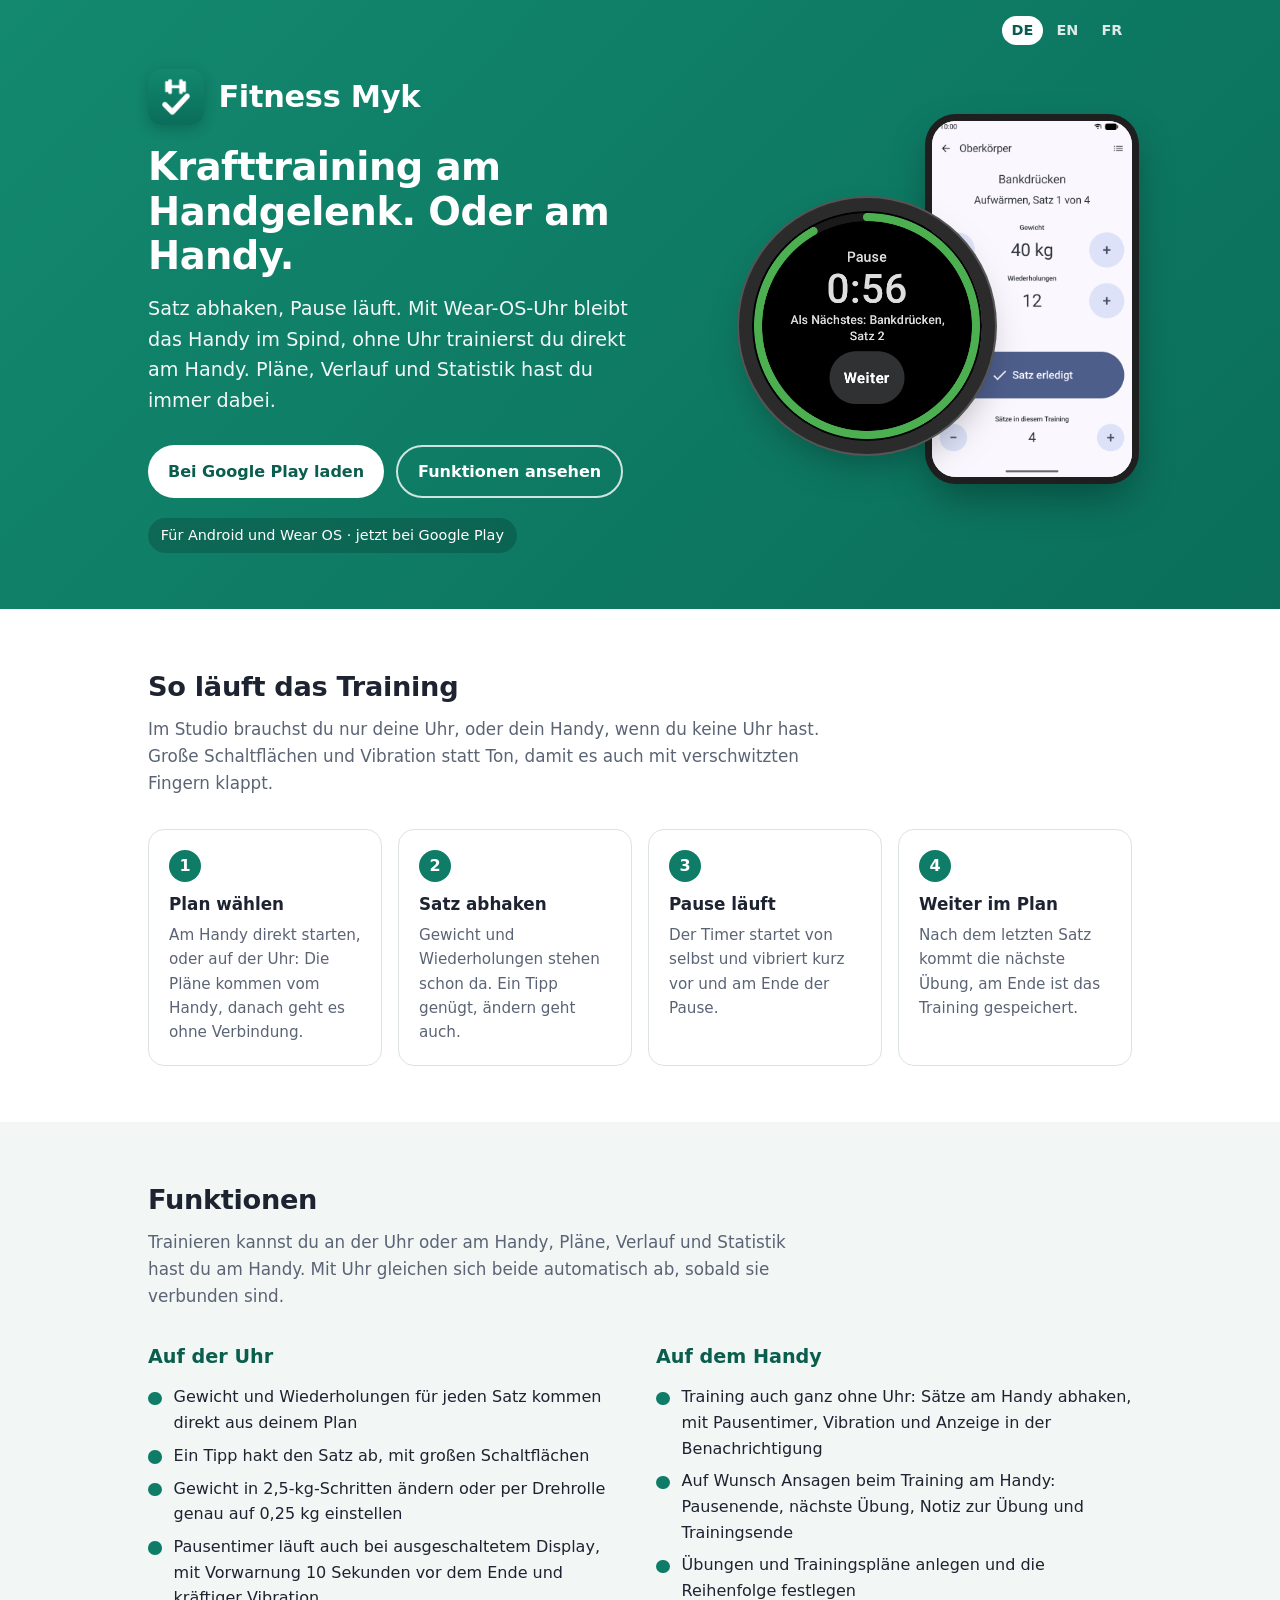
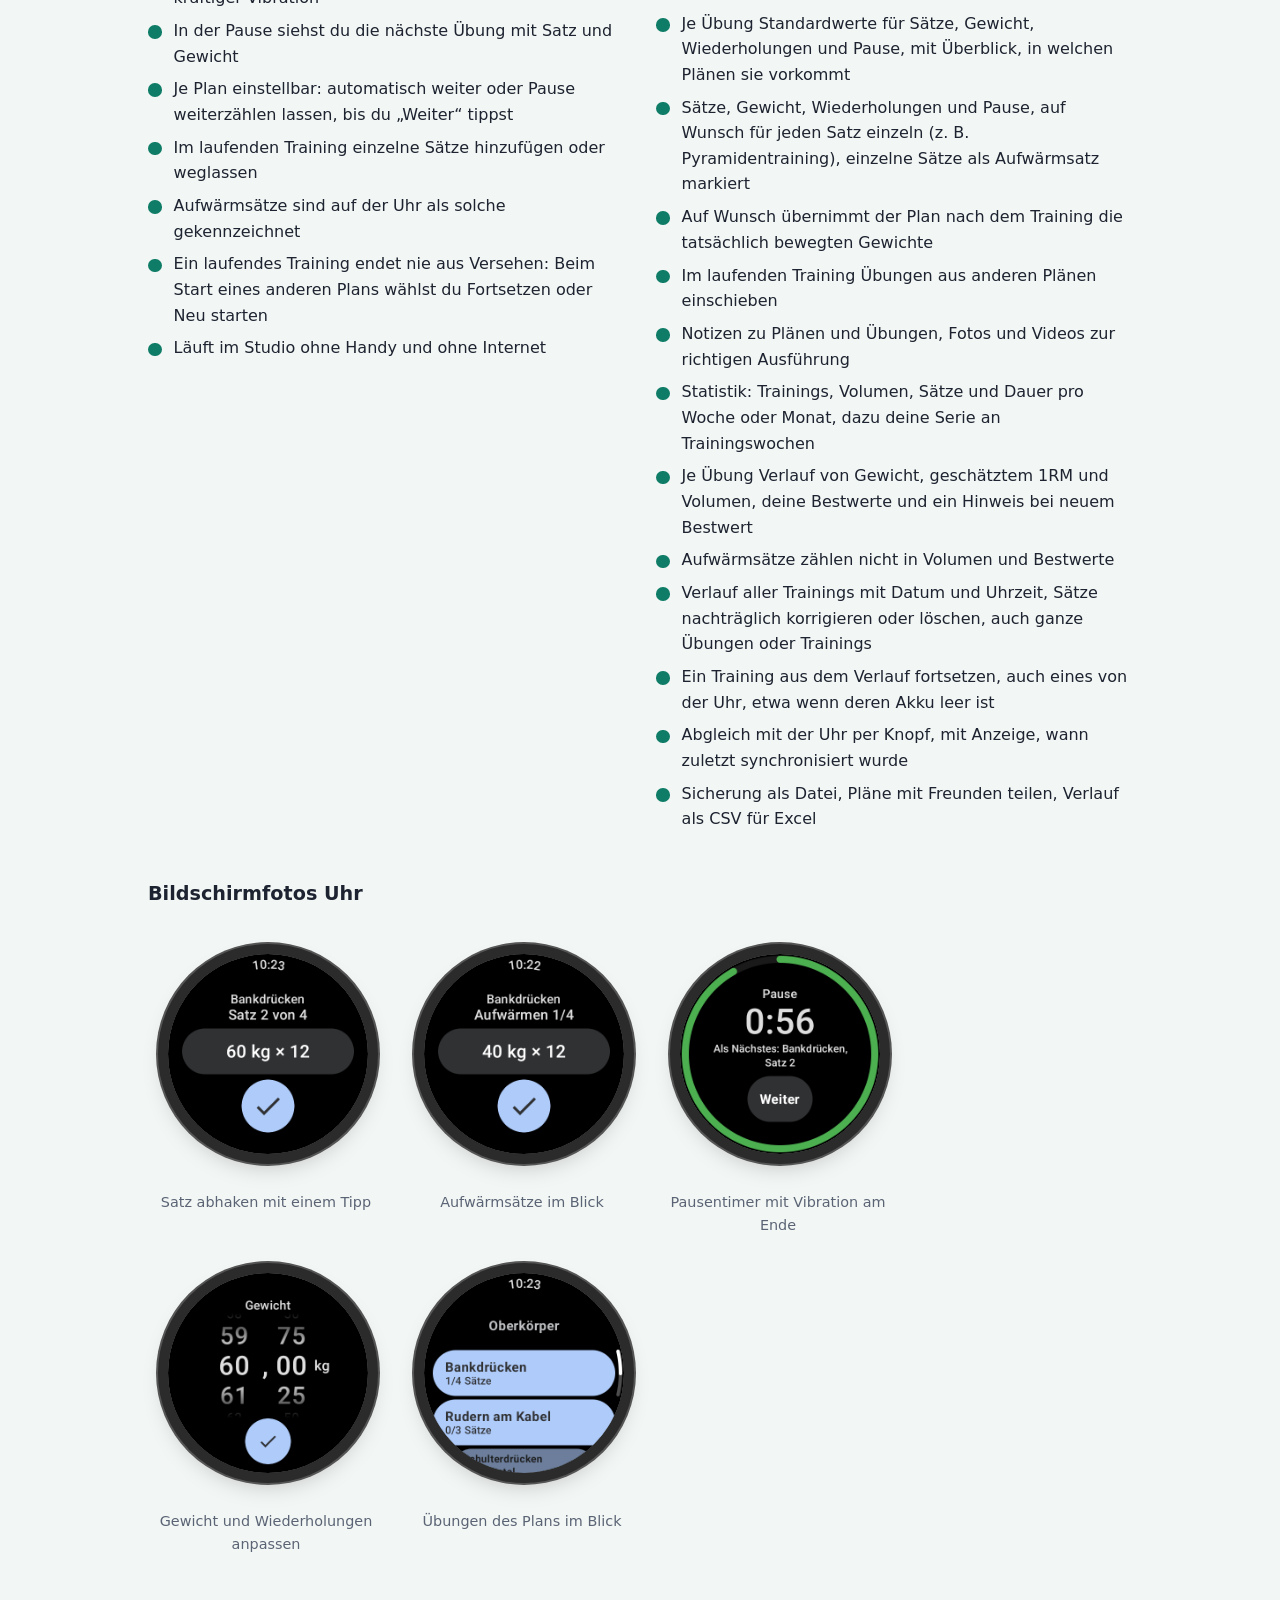
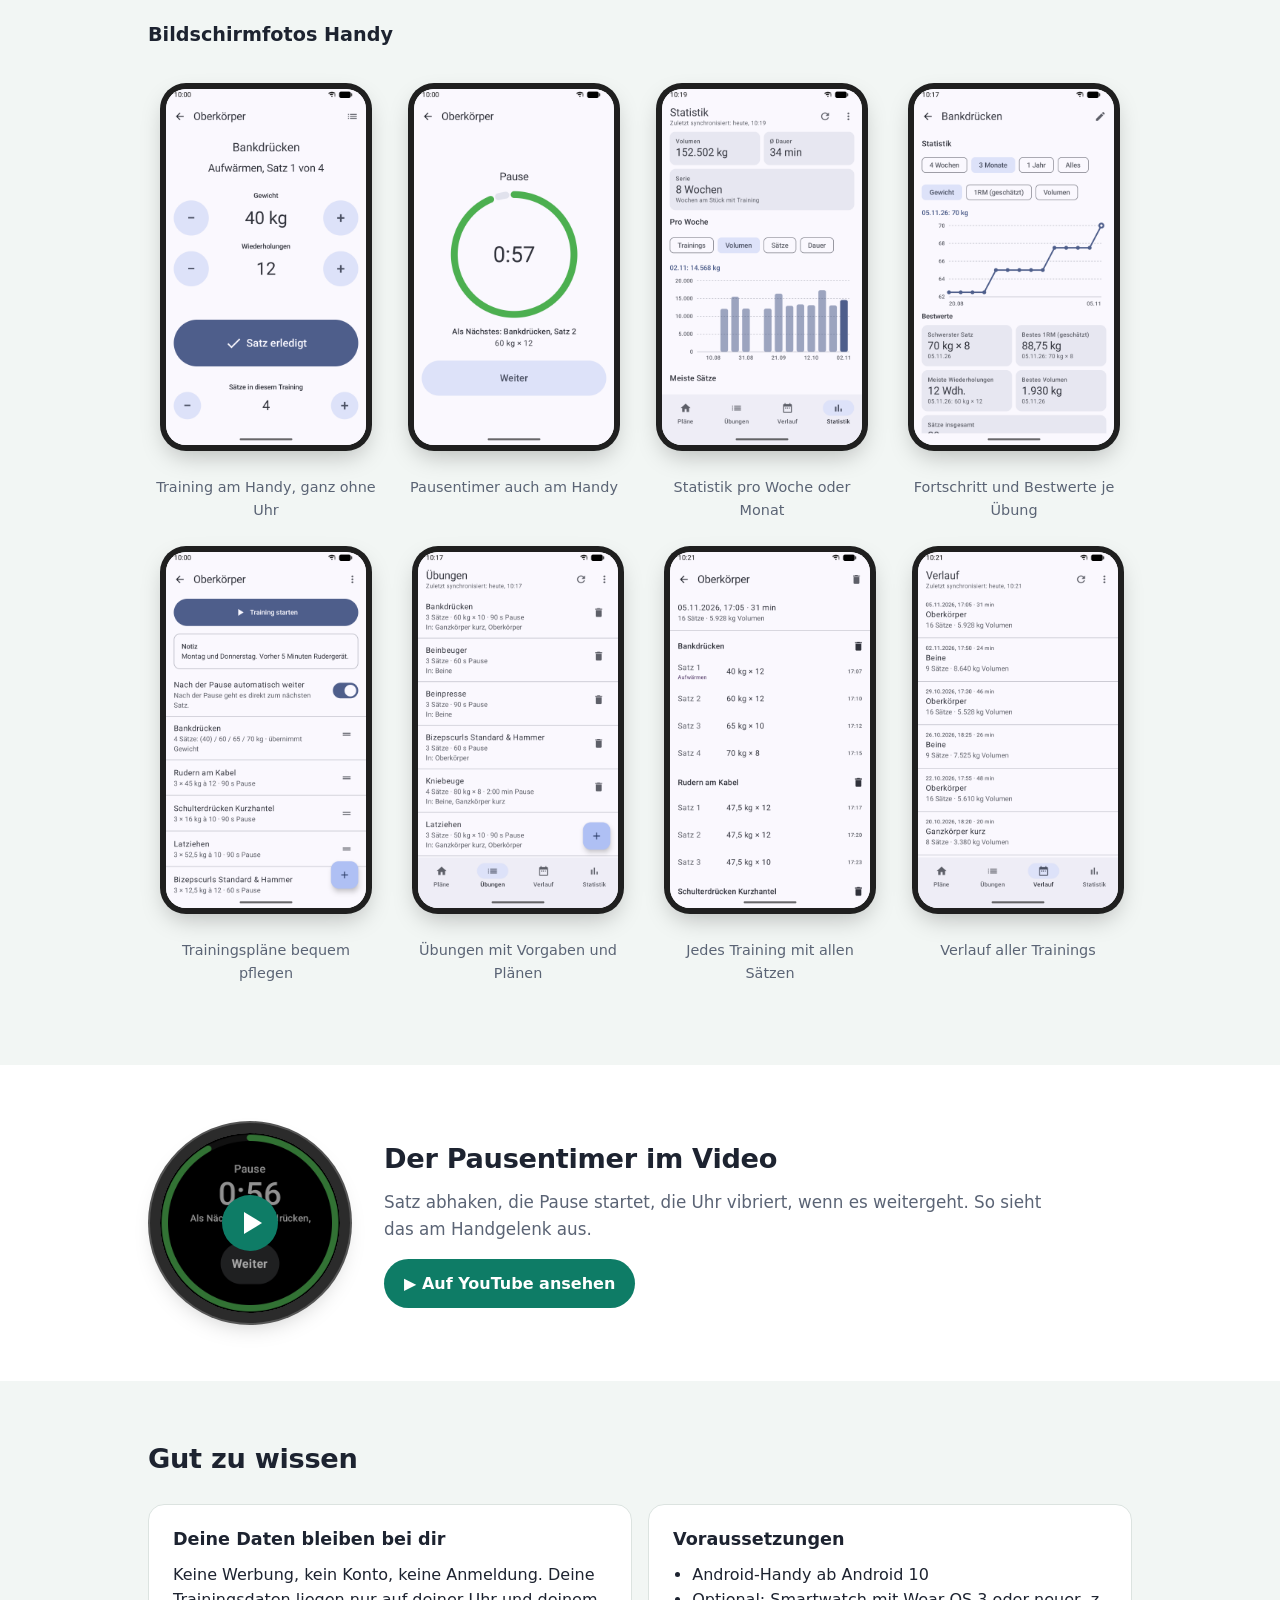
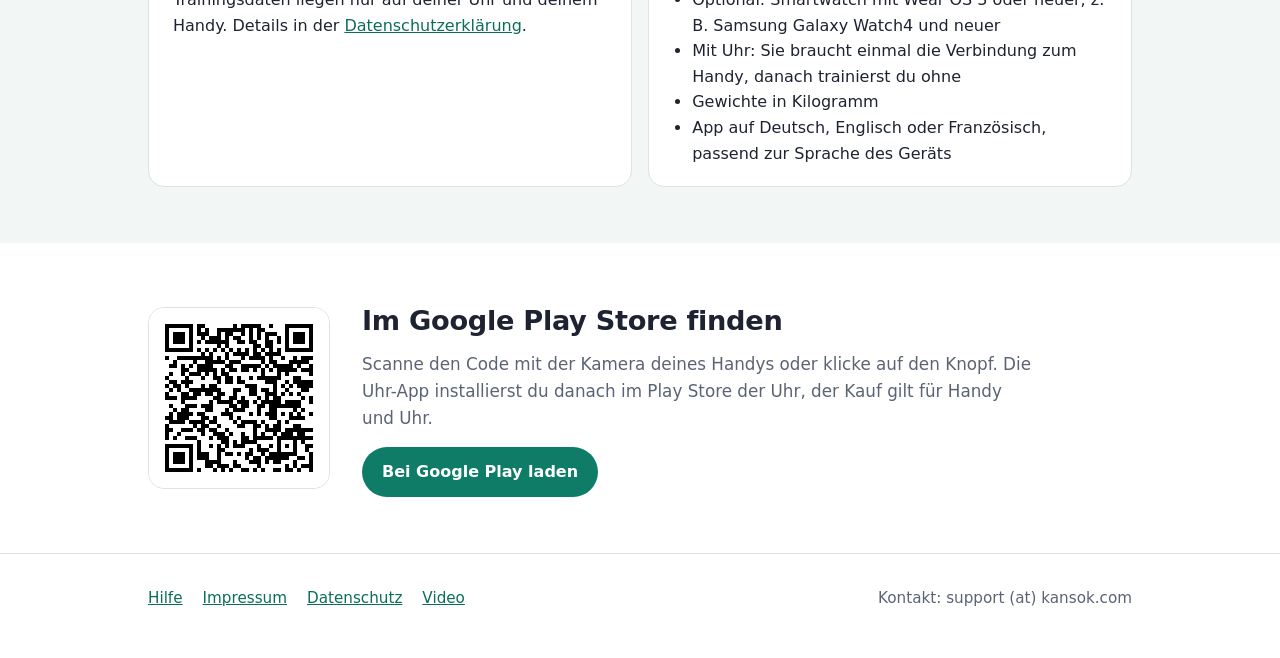
<file: index.html>
<!DOCTYPE html>
<html lang="de">
<head>
<meta charset="utf-8">
<meta name="viewport" content="width=device-width, initial-scale=1">
<title>Fitness Myk · Krafttraining mit Uhr oder Handy</title>
<meta name="description" content="Fitness Myk ist dein Trainingsbuch für das Krafttraining: an der Wear-OS-Uhr oder direkt am Handy. Satz abhaken, Pause läuft, Pläne, Verlauf und Statistik immer dabei.">
<link rel="icon" href="img/icon.png">
<link rel="stylesheet" href="site.css">
<link rel="alternate" hreflang="de" href="https://dersocke.github.io/fitness-myk/">
<link rel="alternate" hreflang="en" href="https://dersocke.github.io/fitness-myk/en/">
<link rel="alternate" hreflang="fr" href="https://dersocke.github.io/fitness-myk/fr/">
</head>
<body>

<header class="hero">
  <div class="langbar"><nav class="lang" aria-label="Sprache"><a href="./" lang="de" aria-current="page">DE</a><a href="en/" lang="en" hreflang="en">EN</a><a href="fr/" lang="fr" hreflang="fr">FR</a></nav></div>
  <div class="wrap">
    <div>
      <div class="brand"><img src="img/icon.png" alt=""><span>Fitness Myk</span></div>
      <h1>Krafttraining am Handgelenk. Oder am Handy.</h1>
      <p class="lead">Satz abhaken, Pause läuft. Mit Wear-OS-Uhr bleibt das Handy im Spind, ohne Uhr trainierst du direkt am Handy. Pläne, Verlauf und Statistik hast du immer dabei.</p>
      <div class="buttons">
        <a class="btn btn-light" href="https://play.google.com/store/apps/details?id=de.socke.fitnessmaik" target="_blank" rel="noopener">Bei Google Play laden</a>
        <a class="btn btn-ghost" href="#funktionen">Funktionen ansehen</a>
      </div>
      <span class="badge">Für Android und Wear OS · jetzt bei Google Play</span>
    </div>
    <div class="devices" aria-hidden="true">
      <div class="phone"><img src="img/handy-2-satz.png" alt=""></div>
      <div class="watch"><img src="img/uhr-2-pause.png" alt=""></div>
    </div>
  </div>
</header>

<main>

<section>
  <div class="wrap">
    <h2>So läuft das Training</h2>
    <p class="intro">Im Studio brauchst du nur deine Uhr, oder dein Handy, wenn du keine Uhr hast. Große Schaltflächen und Vibration statt Ton, damit es auch mit verschwitzten Fingern klappt.</p>
    <div class="steps">
      <div class="step"><h3>Plan wählen</h3><p>Am Handy direkt starten, oder auf der Uhr: Die Pläne kommen vom Handy, danach geht es ohne Verbindung.</p></div>
      <div class="step"><h3>Satz abhaken</h3><p>Gewicht und Wiederholungen stehen schon da. Ein Tipp genügt, ändern geht auch.</p></div>
      <div class="step"><h3>Pause läuft</h3><p>Der Timer startet von selbst und vibriert kurz vor und am Ende der Pause.</p></div>
      <div class="step"><h3>Weiter im Plan</h3><p>Nach dem letzten Satz kommt die nächste Übung, am Ende ist das Training gespeichert.</p></div>
    </div>
  </div>
</section>

<section class="alt" id="funktionen">
  <div class="wrap">
    <h2>Funktionen</h2>
    <p class="intro">Trainieren kannst du an der Uhr oder am Handy, Pläne, Verlauf und Statistik hast du am Handy. Mit Uhr gleichen sich beide automatisch ab, sobald sie verbunden sind.</p>
    <div class="features">
      <div>
        <h3>Auf der Uhr</h3>
        <ul class="check">
          <li>Gewicht und Wiederholungen für jeden Satz kommen direkt aus deinem Plan</li>
          <li>Ein Tipp hakt den Satz ab, mit großen Schaltflächen</li>
          <li>Gewicht in 2,5-kg-Schritten ändern oder per Drehrolle genau auf 0,25 kg einstellen</li>
          <li>Pausentimer läuft auch bei ausgeschaltetem Display, mit Vorwarnung 10 Sekunden vor dem Ende und kräftiger Vibration</li>
          <li>In der Pause siehst du die nächste Übung mit Satz und Gewicht</li>
          <li>Je Plan einstellbar: automatisch weiter oder Pause weiterzählen lassen, bis du „Weiter“ tippst</li>
          <li>Im laufenden Training einzelne Sätze hinzufügen oder weglassen</li>
          <li>Aufwärmsätze sind auf der Uhr als solche gekennzeichnet</li>
          <li>Ein laufendes Training endet nie aus Versehen: Beim Start eines anderen Plans wählst du Fortsetzen oder Neu starten</li>
          <li>Läuft im Studio ohne Handy und ohne Internet</li>
        </ul>
      </div>
      <div>
        <h3>Auf dem Handy</h3>
        <ul class="check">
          <li>Training auch ganz ohne Uhr: Sätze am Handy abhaken, mit Pausentimer, Vibration und Anzeige in der Benachrichtigung</li>
          <li>Auf Wunsch Ansagen beim Training am Handy: Pausenende, nächste Übung, Notiz zur Übung und Trainingsende</li>
          <li>Übungen und Trainingspläne anlegen und die Reihenfolge festlegen</li>
          <li>Je Übung Standardwerte für Sätze, Gewicht, Wiederholungen und Pause, mit Überblick, in welchen Plänen sie vorkommt</li>
          <li>Sätze, Gewicht, Wiederholungen und Pause, auf Wunsch für jeden Satz einzeln (z. B. Pyramidentraining), einzelne Sätze als Aufwärmsatz markiert</li>
          <li>Auf Wunsch übernimmt der Plan nach dem Training die tatsächlich bewegten Gewichte</li>
          <li>Im laufenden Training Übungen aus anderen Plänen einschieben</li>
          <li>Notizen zu Plänen und Übungen, Fotos und Videos zur richtigen Ausführung</li>
          <li>Statistik: Trainings, Volumen, Sätze und Dauer pro Woche oder Monat, dazu deine Serie an Trainingswochen</li>
          <li>Je Übung Verlauf von Gewicht, geschätztem 1RM und Volumen, deine Bestwerte und ein Hinweis bei neuem Bestwert</li>
          <li>Aufwärmsätze zählen nicht in Volumen und Bestwerte</li>
          <li>Verlauf aller Trainings mit Datum und Uhrzeit, Sätze nachträglich korrigieren oder löschen, auch ganze Übungen oder Trainings</li>
          <li>Ein Training aus dem Verlauf fortsetzen, auch eines von der Uhr, etwa wenn deren Akku leer ist</li>
          <li>Abgleich mit der Uhr per Knopf, mit Anzeige, wann zuletzt synchronisiert wurde</li>
          <li>Sicherung als Datei, Pläne mit Freunden teilen, Verlauf als CSV für Excel</li>
        </ul>
      </div>
    </div>

    <h3 class="gallery-title">Bildschirmfotos Uhr</h3>
    <div class="gallery">
      <figure><a href="img/uhr-1-satz.png"><div class="shot-watch"><img src="img/uhr-1-satz.png" alt="Uhr: Satz 2 von 4 Bankdrücken, 60 kg × 12, Haken zum Abhaken" loading="lazy"></div></a>
        <figcaption>Satz abhaken mit einem Tipp</figcaption></figure>
      <figure><a href="img/uhr-5-aufwaermen.png"><div class="shot-watch"><img src="img/uhr-5-aufwaermen.png" alt="Uhr: Aufwärmen 1/4 Bankdrücken, 40 kg × 12" loading="lazy"></div></a>
        <figcaption>Aufwärmsätze im Blick</figcaption></figure>
      <figure><a href="img/uhr-2-pause.png"><div class="shot-watch"><img src="img/uhr-2-pause.png" alt="Uhr: laufender Pausentimer" loading="lazy"></div></a>
        <figcaption>Pausentimer mit Vibration am Ende</figcaption></figure>
      <figure><a href="img/uhr-3-gewicht.png"><div class="shot-watch"><img src="img/uhr-3-gewicht.png" alt="Uhr: Gewicht und Wiederholungen ändern" loading="lazy"></div></a>
        <figcaption>Gewicht und Wiederholungen anpassen</figcaption></figure>
      <figure><a href="img/uhr-4-uebungen.png"><div class="shot-watch"><img src="img/uhr-4-uebungen.png" alt="Uhr: Übungen des Plans" loading="lazy"></div></a>
        <figcaption>Übungen des Plans im Blick</figcaption></figure>
    </div>

    <h3 class="gallery-title">Bildschirmfotos Handy</h3>
    <div class="gallery">
      <figure><a href="img/handy-2-satz.png"><div class="shot-phone"><img src="img/handy-2-satz.png" alt="Handy: Bankdrücken, Aufwärmen, Satz 1 von 4, 40 kg und 12 Wiederholungen, Knopf Satz erledigt" loading="lazy"></div></a>
        <figcaption>Training am Handy, ganz ohne Uhr</figcaption></figure>
      <figure><a href="img/handy-3-pause.png"><div class="shot-phone"><img src="img/handy-3-pause.png" alt="Handy: laufender Pausentimer mit dem nächsten Satz" loading="lazy"></div></a>
        <figcaption>Pausentimer auch am Handy</figcaption></figure>
      <figure><a href="img/handy-4-statistik.png"><div class="shot-phone"><img src="img/handy-4-statistik.png" alt="Handy: Statistik mit Volumen, Dauer, Serie von 8 Wochen und Volumen pro Woche als Balken" loading="lazy"></div></a>
        <figcaption>Statistik pro Woche oder Monat</figcaption></figure>
      <figure><a href="img/handy-5-uebung-statistik.png"><div class="shot-phone"><img src="img/handy-5-uebung-statistik.png" alt="Handy: Bankdrücken mit Gewichtsverlauf als Linie und Bestwerten" loading="lazy"></div></a>
        <figcaption>Fortschritt und Bestwerte je Übung</figcaption></figure>
      <figure><a href="img/handy-1-plan.png"><div class="shot-phone"><img src="img/handy-1-plan.png" alt="Handy: Trainingsplan mit Übungen, Aufwärmsatz und Knopf Training starten" loading="lazy"></div></a>
        <figcaption>Trainingspläne bequem pflegen</figcaption></figure>
      <figure><a href="img/handy-6-uebungen.png"><div class="shot-phone"><img src="img/handy-6-uebungen.png" alt="Handy: Übungen mit Standardwerten und den Plänen, in denen sie vorkommen" loading="lazy"></div></a>
        <figcaption>Übungen mit Vorgaben und Plänen</figcaption></figure>
      <figure><a href="img/handy-8-training.png"><div class="shot-phone"><img src="img/handy-8-training.png" alt="Handy: Training mit allen Sätzen, Gewicht, Wiederholungen und Uhrzeit, erster Satz als Aufwärmen markiert" loading="lazy"></div></a>
        <figcaption>Jedes Training mit allen Sätzen</figcaption></figure>
      <figure><a href="img/handy-7-verlauf.png"><div class="shot-phone"><img src="img/handy-7-verlauf.png" alt="Handy: Verlauf der Trainings" loading="lazy"></div></a>
        <figcaption>Verlauf aller Trainings</figcaption></figure>
    </div>
  </div>
</section>

<section>
  <div class="wrap video">
    <a href="https://www.youtube.com/watch?v=dd3W-QZV9yQ" target="_blank" rel="noopener" aria-label="Video auf YouTube ansehen">
      <div class="shot-watch"><img src="img/uhr-2-pause.png" alt=""><div class="play"><svg viewBox="0 0 56 56"><circle cx="28" cy="28" r="28" fill="#0E7C66"/><path d="M22 17v22l18-11z" fill="#fff"/></svg></div></div>
    </a>
    <div>
      <h2>Der Pausentimer im Video</h2>
      <p class="intro" style="margin-bottom:1rem">Satz abhaken, die Pause startet, die Uhr vibriert, wenn es weitergeht. So sieht das am Handgelenk aus.</p>
      <a class="btn btn-light" style="background:var(--accent);color:#fff" href="https://www.youtube.com/watch?v=dd3W-QZV9yQ" target="_blank" rel="noopener">▶ Auf YouTube ansehen</a>
    </div>
  </div>
</section>

<section class="alt">
  <div class="wrap">
    <h2>Gut zu wissen</h2>
    <div class="cards" style="margin-top:1.5rem">
      <div class="card">
        <h3>Deine Daten bleiben bei dir</h3>
        <p>Keine Werbung, kein Konto, keine Anmeldung. Deine Trainingsdaten liegen nur auf deiner Uhr und deinem Handy. Details in der <a href="datenschutz.html">Datenschutzerklärung</a>.</p>
      </div>
      <div class="card">
        <h3>Voraussetzungen</h3>
        <ul>
          <li>Android-Handy ab Android 10</li>
          <li>Optional: Smartwatch mit Wear OS 3 oder neuer, z. B. Samsung Galaxy Watch4 und neuer</li>
          <li>Mit Uhr: Sie braucht einmal die Verbindung zum Handy, danach trainierst du ohne</li>
          <li>Gewichte in Kilogramm</li>
          <li>App auf Deutsch, Englisch oder Französisch, passend zur Sprache des Geräts</li>
        </ul>
      </div>
    </div>
  </div>
</section>

<section id="download">
  <div class="wrap get">
    <a class="qr" href="https://play.google.com/store/apps/details?id=de.socke.fitnessmaik" target="_blank" rel="noopener"><img src="img/qr-google-play.svg" alt="QR-Code: Fitness Myk bei Google Play" width="180" height="180"></a>
    <div>
      <h2>Im Google Play Store finden</h2>
      <p class="intro"><span class="qr-hint">Scanne den Code mit der Kamera deines Handys oder klicke auf den Knopf. </span>Die Uhr-App installierst du danach im Play Store der Uhr, der Kauf gilt für Handy und Uhr.</p>
      <a class="btn btn-accent" href="https://play.google.com/store/apps/details?id=de.socke.fitnessmaik" target="_blank" rel="noopener">Bei Google Play laden</a>
    </div>
  </div>
</section>

</main>

<footer>
  <div class="wrap">
    <nav aria-label="Rechtliches"><a href="hilfe.html">Hilfe</a><a href="impressum.html">Impressum</a><a href="datenschutz.html">Datenschutz</a><a href="https://www.youtube.com/watch?v=dd3W-QZV9yQ" target="_blank" rel="noopener">Video</a></nav>
    <span>Kontakt: support (at) kansok.com</span>
  </div>
</footer>

</body>
</html>
</file>
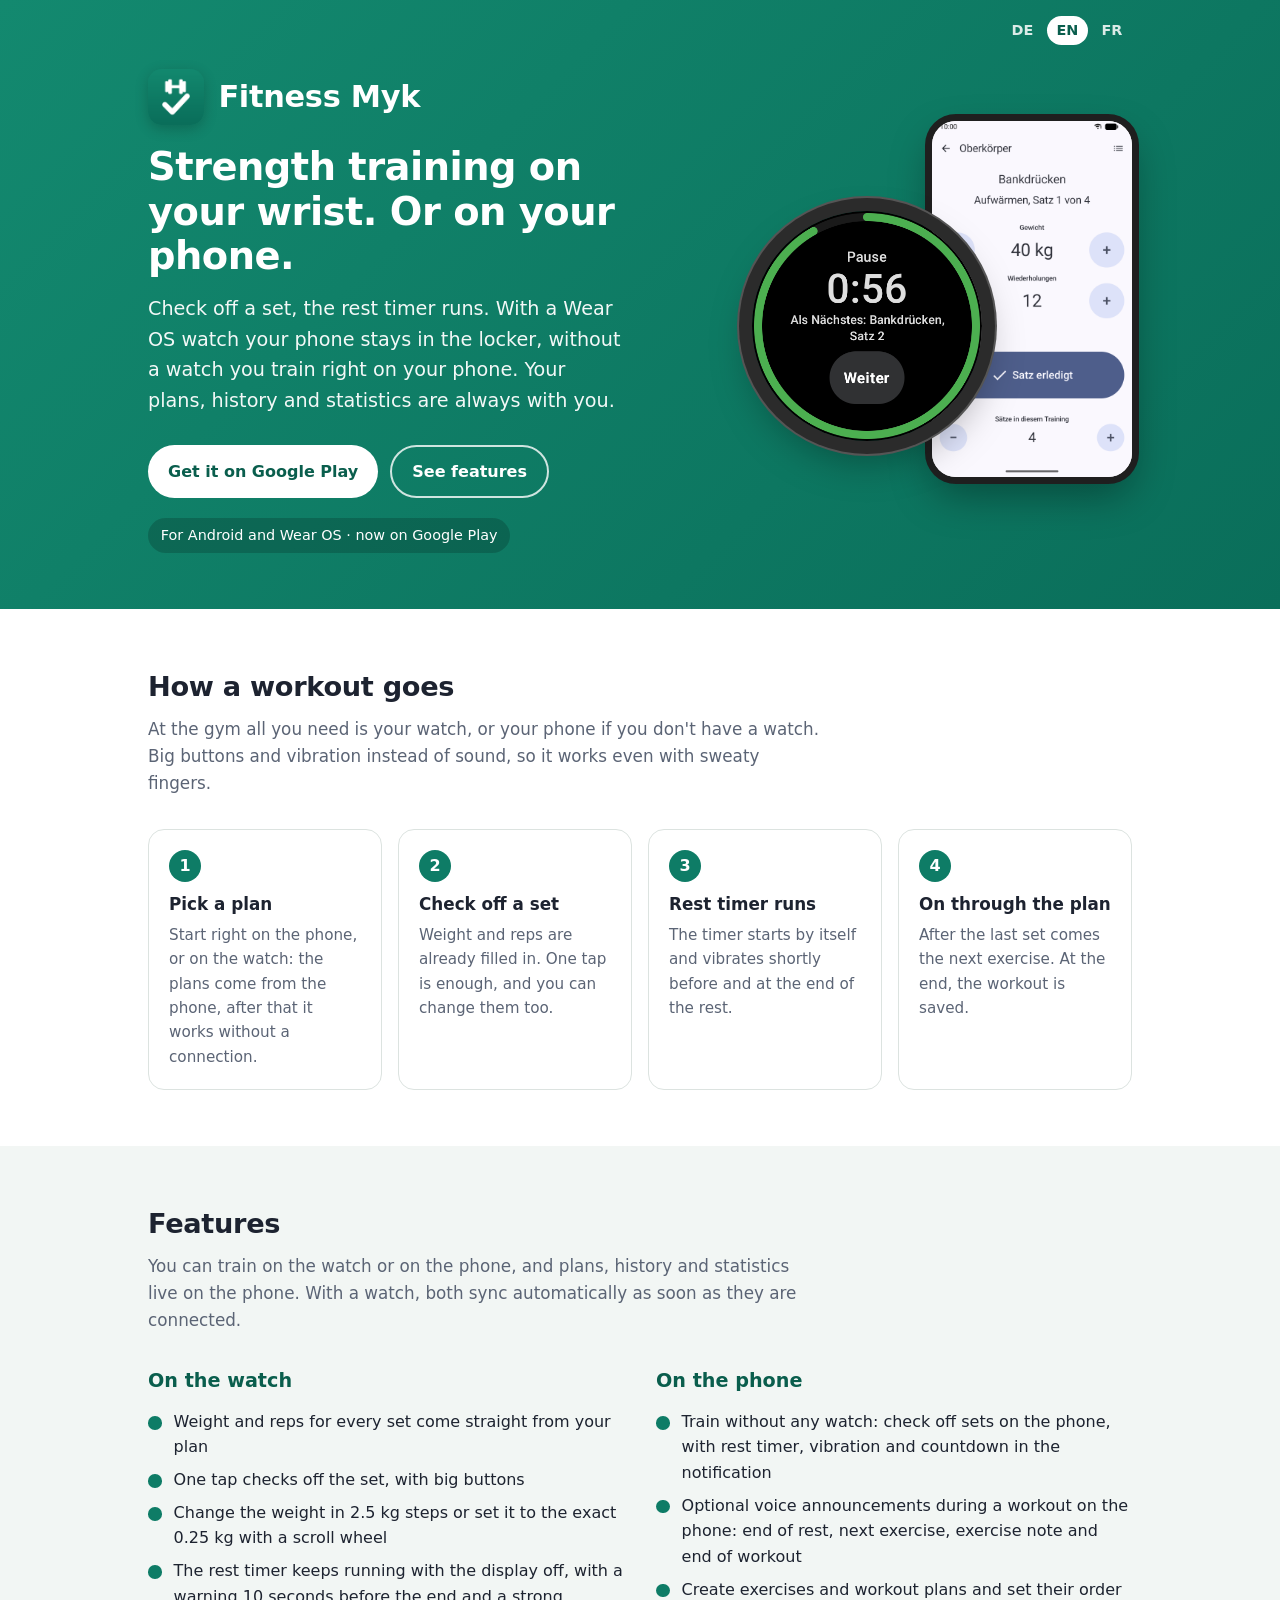
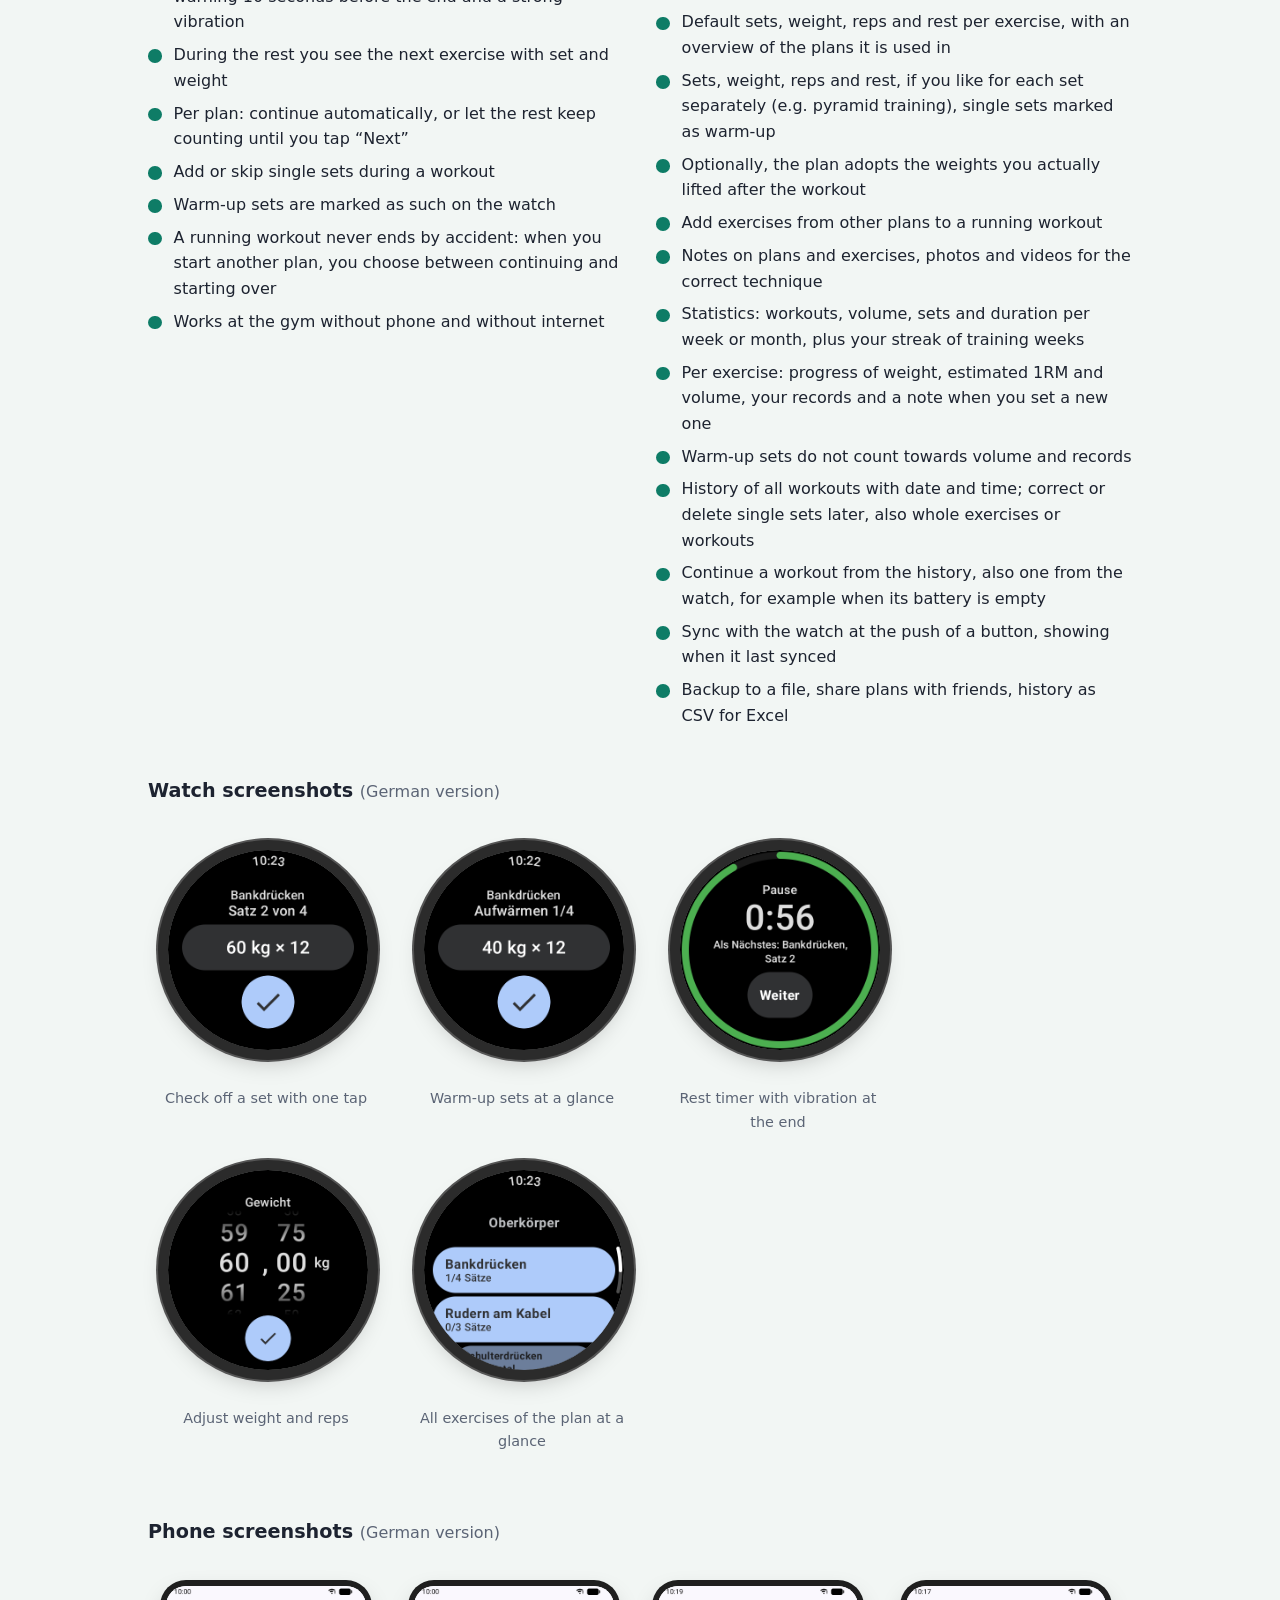
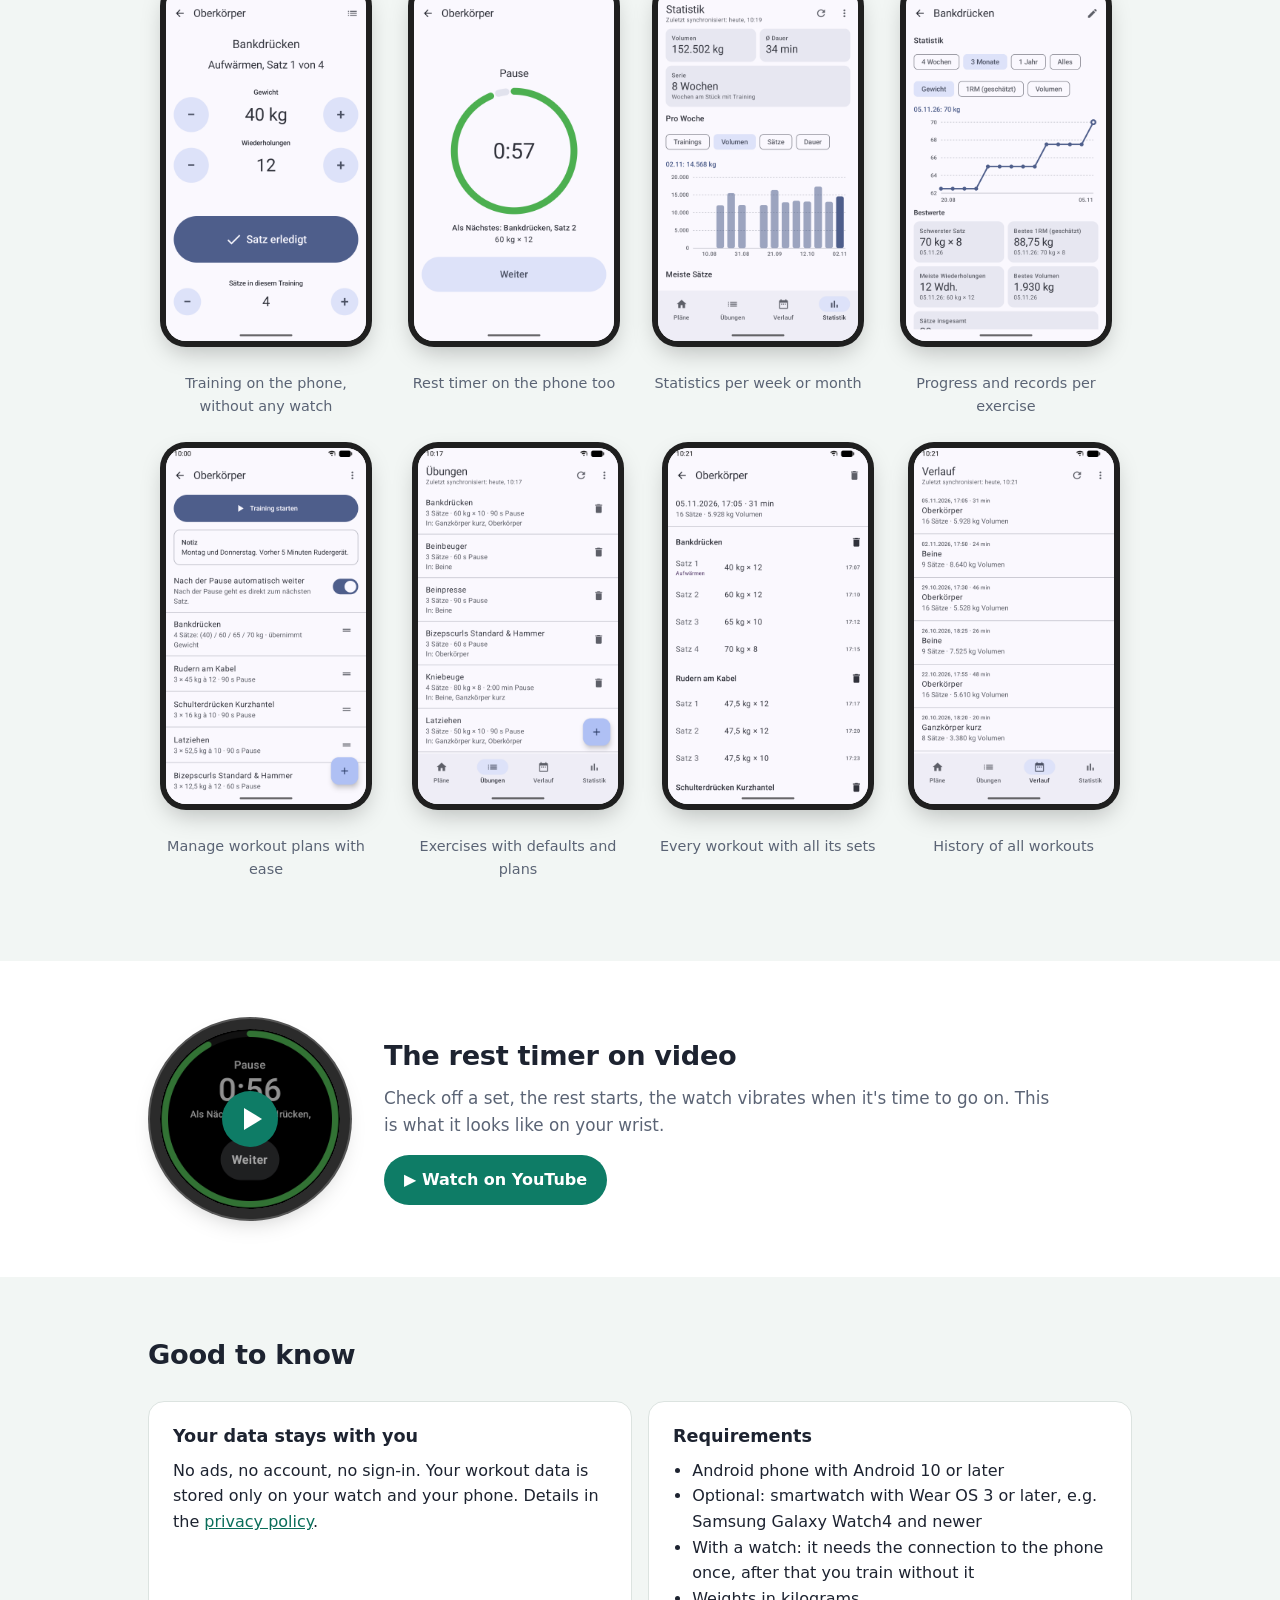
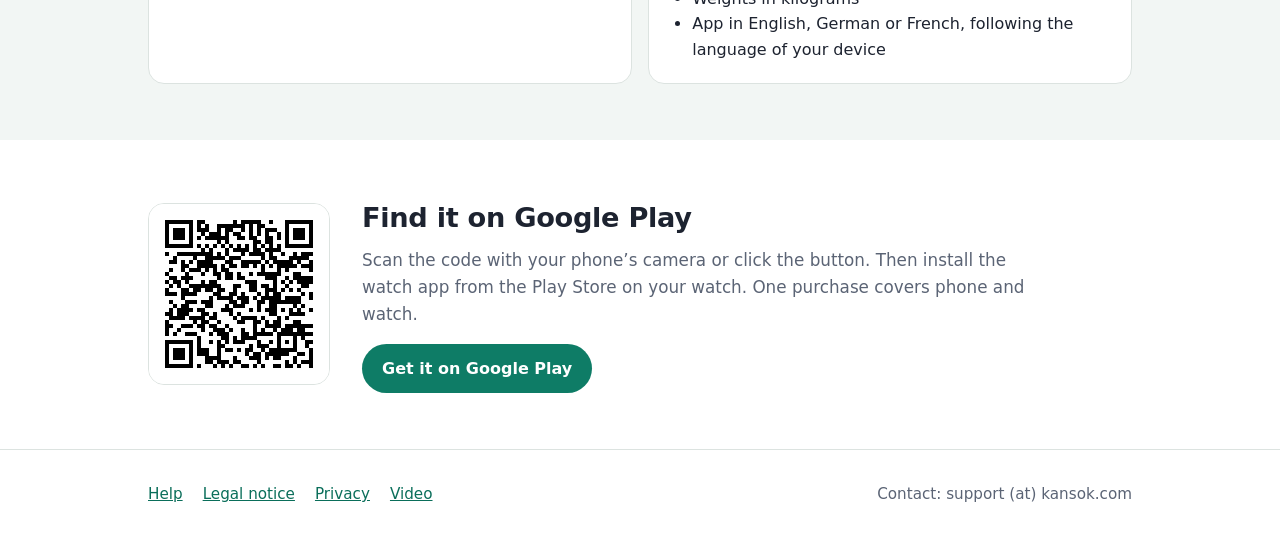
<file: en/index.html>
<!DOCTYPE html>
<html lang="en">
<head>
<meta charset="utf-8">
<meta name="viewport" content="width=device-width, initial-scale=1">
<title>Fitness Myk · Strength training with watch or phone</title>
<meta name="description" content="Fitness Myk is your strength training log: on your Wear OS watch or right on your phone. Check off a set, the rest timer runs, plans, history and statistics always with you.">
<link rel="icon" href="../img/icon.png">
<link rel="stylesheet" href="../site.css">
<link rel="alternate" hreflang="de" href="https://dersocke.github.io/fitness-myk/">
<link rel="alternate" hreflang="en" href="https://dersocke.github.io/fitness-myk/en/">
<link rel="alternate" hreflang="fr" href="https://dersocke.github.io/fitness-myk/fr/">
</head>
<body>

<header class="hero">
  <div class="langbar"><nav class="lang" aria-label="Language"><a href="../" lang="de" hreflang="de">DE</a><a href="./" lang="en" aria-current="page">EN</a><a href="../fr/" lang="fr" hreflang="fr">FR</a></nav></div>
  <div class="wrap">
    <div>
      <div class="brand"><img src="../img/icon.png" alt=""><span>Fitness Myk</span></div>
      <h1>Strength training on your wrist. Or on your phone.</h1>
      <p class="lead">Check off a set, the rest timer runs. With a Wear OS watch your phone stays in the locker, without a watch you train right on your phone. Your plans, history and statistics are always with you.</p>
      <div class="buttons">
        <a class="btn btn-light" href="https://play.google.com/store/apps/details?id=de.socke.fitnessmaik" target="_blank" rel="noopener">Get it on Google Play</a>
        <a class="btn btn-ghost" href="#features">See features</a>
      </div>
      <span class="badge">For Android and Wear OS · now on Google Play</span>
    </div>
    <div class="devices" aria-hidden="true">
      <div class="phone"><img src="../img/handy-2-satz.png" alt=""></div>
      <div class="watch"><img src="../img/uhr-2-pause.png" alt=""></div>
    </div>
  </div>
</header>

<main>

<section>
  <div class="wrap">
    <h2>How a workout goes</h2>
    <p class="intro">At the gym all you need is your watch, or your phone if you don't have a watch. Big buttons and vibration instead of sound, so it works even with sweaty fingers.</p>
    <div class="steps">
      <div class="step"><h3>Pick a plan</h3><p>Start right on the phone, or on the watch: the plans come from the phone, after that it works without a connection.</p></div>
      <div class="step"><h3>Check off a set</h3><p>Weight and reps are already filled in. One tap is enough, and you can change them too.</p></div>
      <div class="step"><h3>Rest timer runs</h3><p>The timer starts by itself and vibrates shortly before and at the end of the rest.</p></div>
      <div class="step"><h3>On through the plan</h3><p>After the last set comes the next exercise. At the end, the workout is saved.</p></div>
    </div>
  </div>
</section>

<section class="alt" id="features">
  <div class="wrap">
    <h2>Features</h2>
    <p class="intro">You can train on the watch or on the phone, and plans, history and statistics live on the phone. With a watch, both sync automatically as soon as they are connected.</p>
    <div class="features">
      <div>
        <h3>On the watch</h3>
        <ul class="check">
          <li>Weight and reps for every set come straight from your plan</li>
          <li>One tap checks off the set, with big buttons</li>
          <li>Change the weight in 2.5 kg steps or set it to the exact 0.25 kg with a scroll wheel</li>
          <li>The rest timer keeps running with the display off, with a warning 10 seconds before the end and a strong vibration</li>
          <li>During the rest you see the next exercise with set and weight</li>
          <li>Per plan: continue automatically, or let the rest keep counting until you tap “Next”</li>
          <li>Add or skip single sets during a workout</li>
          <li>Warm-up sets are marked as such on the watch</li>
          <li>A running workout never ends by accident: when you start another plan, you choose between continuing and starting over</li>
          <li>Works at the gym without phone and without internet</li>
        </ul>
      </div>
      <div>
        <h3>On the phone</h3>
        <ul class="check">
          <li>Train without any watch: check off sets on the phone, with rest timer, vibration and countdown in the notification</li>
          <li>Optional voice announcements during a workout on the phone: end of rest, next exercise, exercise note and end of workout</li>
          <li>Create exercises and workout plans and set their order</li>
          <li>Default sets, weight, reps and rest per exercise, with an overview of the plans it is used in</li>
          <li>Sets, weight, reps and rest, if you like for each set separately (e.g. pyramid training), single sets marked as warm-up</li>
          <li>Optionally, the plan adopts the weights you actually lifted after the workout</li>
          <li>Add exercises from other plans to a running workout</li>
          <li>Notes on plans and exercises, photos and videos for the correct technique</li>
          <li>Statistics: workouts, volume, sets and duration per week or month, plus your streak of training weeks</li>
          <li>Per exercise: progress of weight, estimated 1RM and volume, your records and a note when you set a new one</li>
          <li>Warm-up sets do not count towards volume and records</li>
          <li>History of all workouts with date and time; correct or delete single sets later, also whole exercises or workouts</li>
          <li>Continue a workout from the history, also one from the watch, for example when its battery is empty</li>
          <li>Sync with the watch at the push of a button, showing when it last synced</li>
          <li>Backup to a file, share plans with friends, history as CSV for Excel</li>
        </ul>
      </div>
    </div>

    <h3 class="gallery-title">Watch screenshots <small style="font-weight:400;color:var(--muted)">(German version)</small></h3>
    <div class="gallery">
      <figure><a href="../img/uhr-1-satz.png"><div class="shot-watch"><img src="../img/uhr-1-satz.png" alt="Watch: set 2 of 4 bench press, 60 kg × 12, check mark to check off" loading="lazy"></div></a>
        <figcaption>Check off a set with one tap</figcaption></figure>
      <figure><a href="../img/uhr-5-aufwaermen.png"><div class="shot-watch"><img src="../img/uhr-5-aufwaermen.png" alt="Watch: warm-up 1/4 bench press, 40 kg × 12" loading="lazy"></div></a>
        <figcaption>Warm-up sets at a glance</figcaption></figure>
      <figure><a href="../img/uhr-2-pause.png"><div class="shot-watch"><img src="../img/uhr-2-pause.png" alt="Watch: running rest timer" loading="lazy"></div></a>
        <figcaption>Rest timer with vibration at the end</figcaption></figure>
      <figure><a href="../img/uhr-3-gewicht.png"><div class="shot-watch"><img src="../img/uhr-3-gewicht.png" alt="Watch: change weight and reps" loading="lazy"></div></a>
        <figcaption>Adjust weight and reps</figcaption></figure>
      <figure><a href="../img/uhr-4-uebungen.png"><div class="shot-watch"><img src="../img/uhr-4-uebungen.png" alt="Watch: exercises of the plan" loading="lazy"></div></a>
        <figcaption>All exercises of the plan at a glance</figcaption></figure>
    </div>

    <h3 class="gallery-title">Phone screenshots <small style="font-weight:400;color:var(--muted)">(German version)</small></h3>
    <div class="gallery">
      <figure><a href="../img/handy-2-satz.png"><div class="shot-phone"><img src="../img/handy-2-satz.png" alt="Phone: bench press, warm-up, set 1 of 4, 40 kg and 12 reps, button set done" loading="lazy"></div></a>
        <figcaption>Training on the phone, without any watch</figcaption></figure>
      <figure><a href="../img/handy-3-pause.png"><div class="shot-phone"><img src="../img/handy-3-pause.png" alt="Phone: running rest timer with the next set" loading="lazy"></div></a>
        <figcaption>Rest timer on the phone too</figcaption></figure>
      <figure><a href="../img/handy-4-statistik.png"><div class="shot-phone"><img src="../img/handy-4-statistik.png" alt="Phone: statistics with volume, duration, a streak of 8 weeks and volume per week as bars" loading="lazy"></div></a>
        <figcaption>Statistics per week or month</figcaption></figure>
      <figure><a href="../img/handy-5-uebung-statistik.png"><div class="shot-phone"><img src="../img/handy-5-uebung-statistik.png" alt="Phone: bench press with weight progress as a line and records" loading="lazy"></div></a>
        <figcaption>Progress and records per exercise</figcaption></figure>
      <figure><a href="../img/handy-1-plan.png"><div class="shot-phone"><img src="../img/handy-1-plan.png" alt="Phone: workout plan with exercises, a warm-up set and button start workout" loading="lazy"></div></a>
        <figcaption>Manage workout plans with ease</figcaption></figure>
      <figure><a href="../img/handy-6-uebungen.png"><div class="shot-phone"><img src="../img/handy-6-uebungen.png" alt="Phone: exercises with default values and the plans they are used in" loading="lazy"></div></a>
        <figcaption>Exercises with defaults and plans</figcaption></figure>
      <figure><a href="../img/handy-8-training.png"><div class="shot-phone"><img src="../img/handy-8-training.png" alt="Phone: workout with all sets, weight, reps and time, first set marked as warm-up" loading="lazy"></div></a>
        <figcaption>Every workout with all its sets</figcaption></figure>
      <figure><a href="../img/handy-7-verlauf.png"><div class="shot-phone"><img src="../img/handy-7-verlauf.png" alt="Phone: history of workouts" loading="lazy"></div></a>
        <figcaption>History of all workouts</figcaption></figure>
    </div>
  </div>
</section>

<section>
  <div class="wrap video">
    <a href="https://www.youtube.com/watch?v=dd3W-QZV9yQ" target="_blank" rel="noopener" aria-label="Watch the video on YouTube">
      <div class="shot-watch"><img src="../img/uhr-2-pause.png" alt=""><div class="play"><svg viewBox="0 0 56 56"><circle cx="28" cy="28" r="28" fill="#0E7C66"/><path d="M22 17v22l18-11z" fill="#fff"/></svg></div></div>
    </a>
    <div>
      <h2>The rest timer on video</h2>
      <p class="intro" style="margin-bottom:1rem">Check off a set, the rest starts, the watch vibrates when it's time to go on. This is what it looks like on your wrist.</p>
      <a class="btn btn-light" style="background:var(--accent);color:#fff" href="https://www.youtube.com/watch?v=dd3W-QZV9yQ" target="_blank" rel="noopener">▶ Watch on YouTube</a>
    </div>
  </div>
</section>

<section class="alt">
  <div class="wrap">
    <h2>Good to know</h2>
    <div class="cards" style="margin-top:1.5rem">
      <div class="card">
        <h3>Your data stays with you</h3>
        <p>No ads, no account, no sign-in. Your workout data is stored only on your watch and your phone. Details in the <a href="privacy.html">privacy policy</a>.</p>
      </div>
      <div class="card">
        <h3>Requirements</h3>
        <ul>
          <li>Android phone with Android 10 or later</li>
          <li>Optional: smartwatch with Wear OS 3 or later, e.g. Samsung Galaxy Watch4 and newer</li>
          <li>With a watch: it needs the connection to the phone once, after that you train without it</li>
          <li>Weights in kilograms</li>
          <li>App in English, German or French, following the language of your device</li>
        </ul>
      </div>
    </div>
  </div>
</section>

<section id="download">
  <div class="wrap get">
    <a class="qr" href="https://play.google.com/store/apps/details?id=de.socke.fitnessmaik" target="_blank" rel="noopener"><img src="../img/qr-google-play.svg" alt="QR code: Fitness Myk on Google Play" width="180" height="180"></a>
    <div>
      <h2>Find it on Google Play</h2>
      <p class="intro"><span class="qr-hint">Scan the code with your phone’s camera or click the button. </span>Then install the watch app from the Play Store on your watch. One purchase covers phone and watch.</p>
      <a class="btn btn-accent" href="https://play.google.com/store/apps/details?id=de.socke.fitnessmaik" target="_blank" rel="noopener">Get it on Google Play</a>
    </div>
  </div>
</section>

</main>

<footer>
  <div class="wrap">
    <nav aria-label="Legal"><a href="help.html">Help</a><a href="legal-notice.html">Legal notice</a><a href="privacy.html">Privacy</a><a href="https://www.youtube.com/watch?v=dd3W-QZV9yQ" target="_blank" rel="noopener">Video</a></nav>
    <span>Contact: support (at) kansok.com</span>
  </div>
</footer>

</body>
</html>
</file>
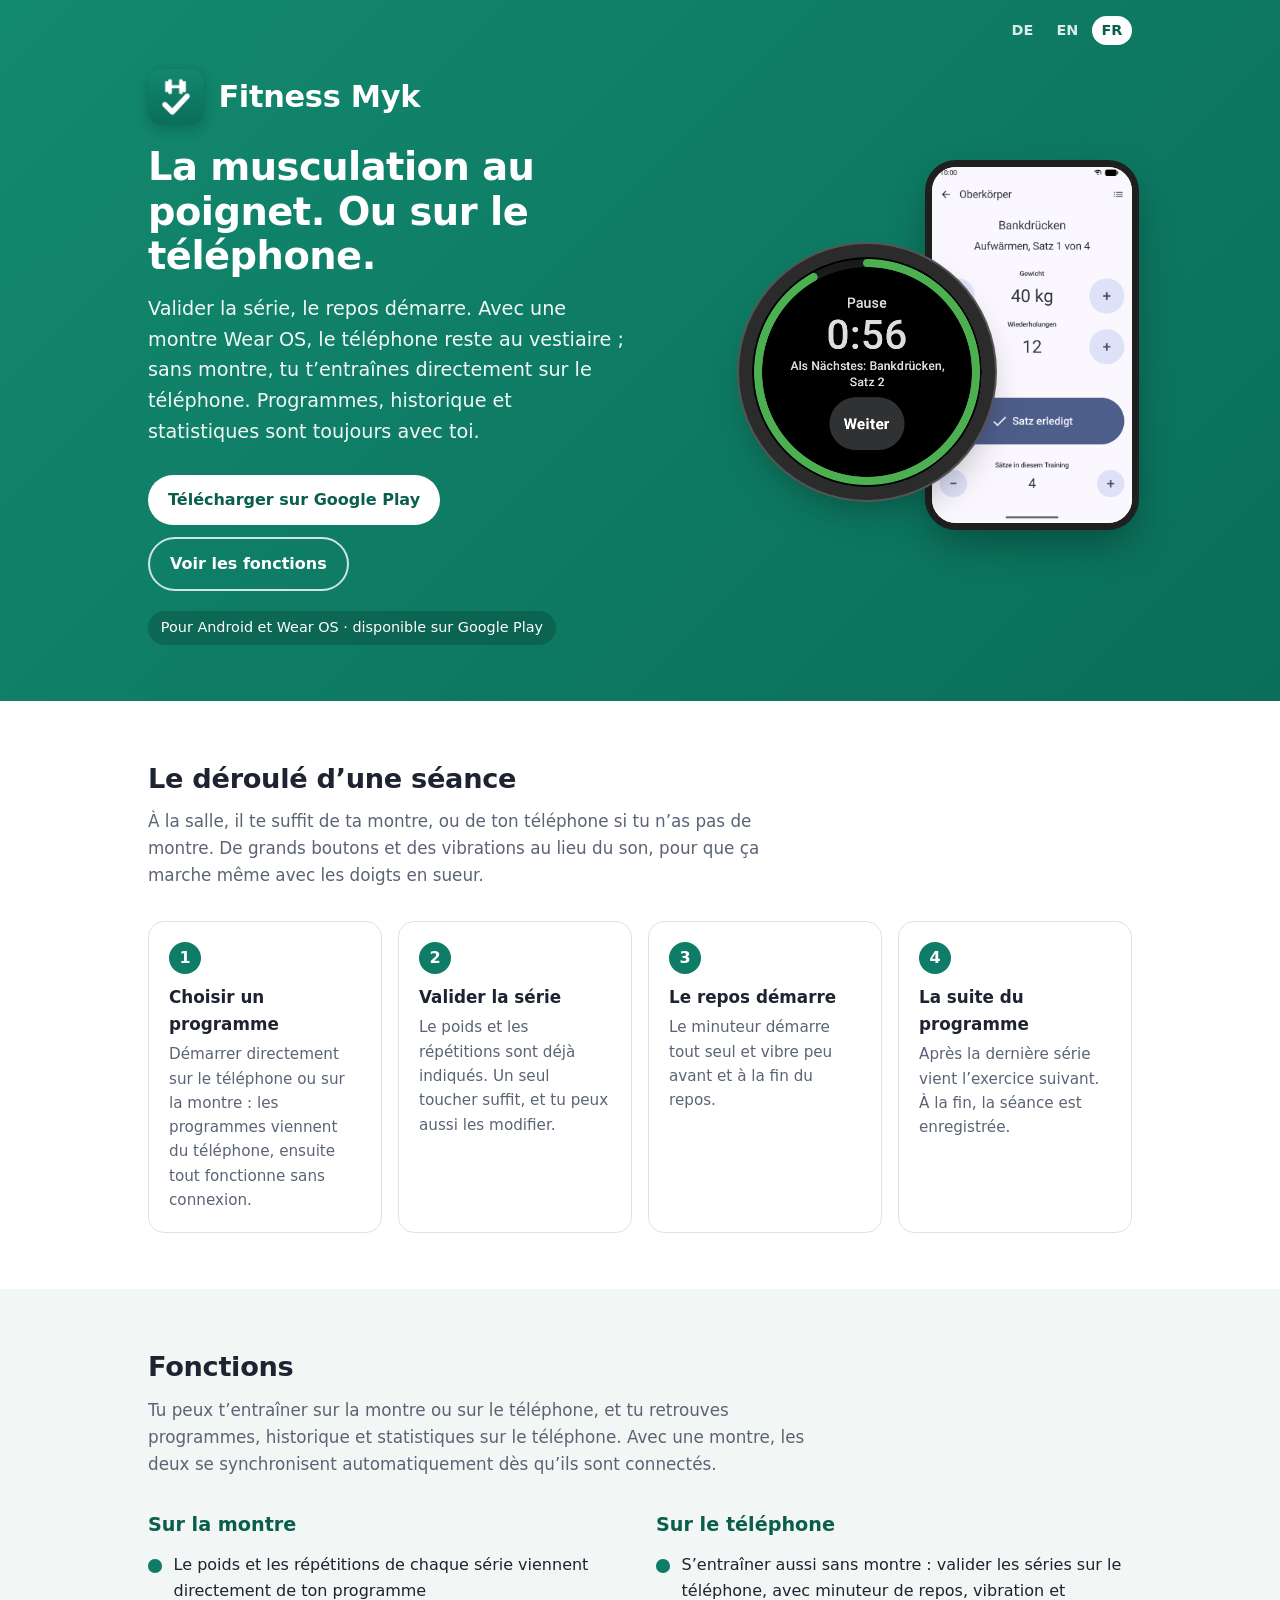
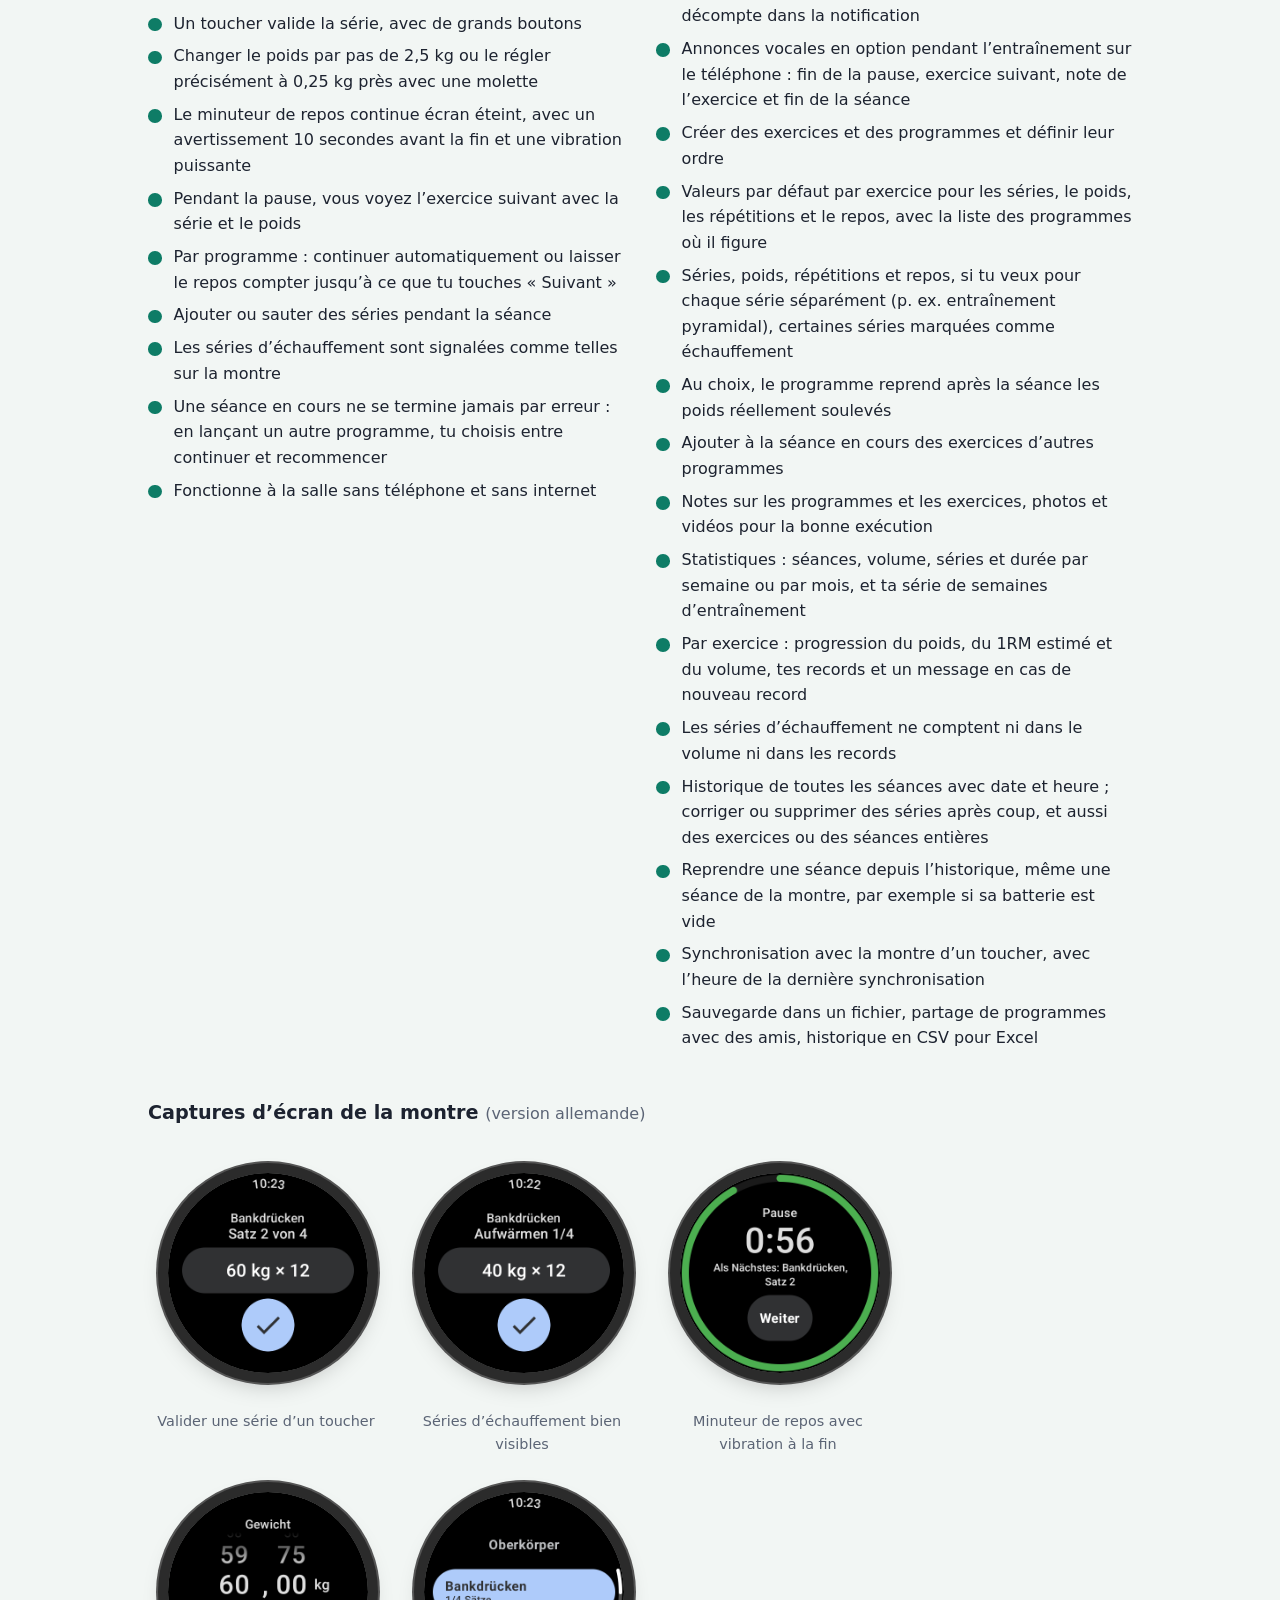
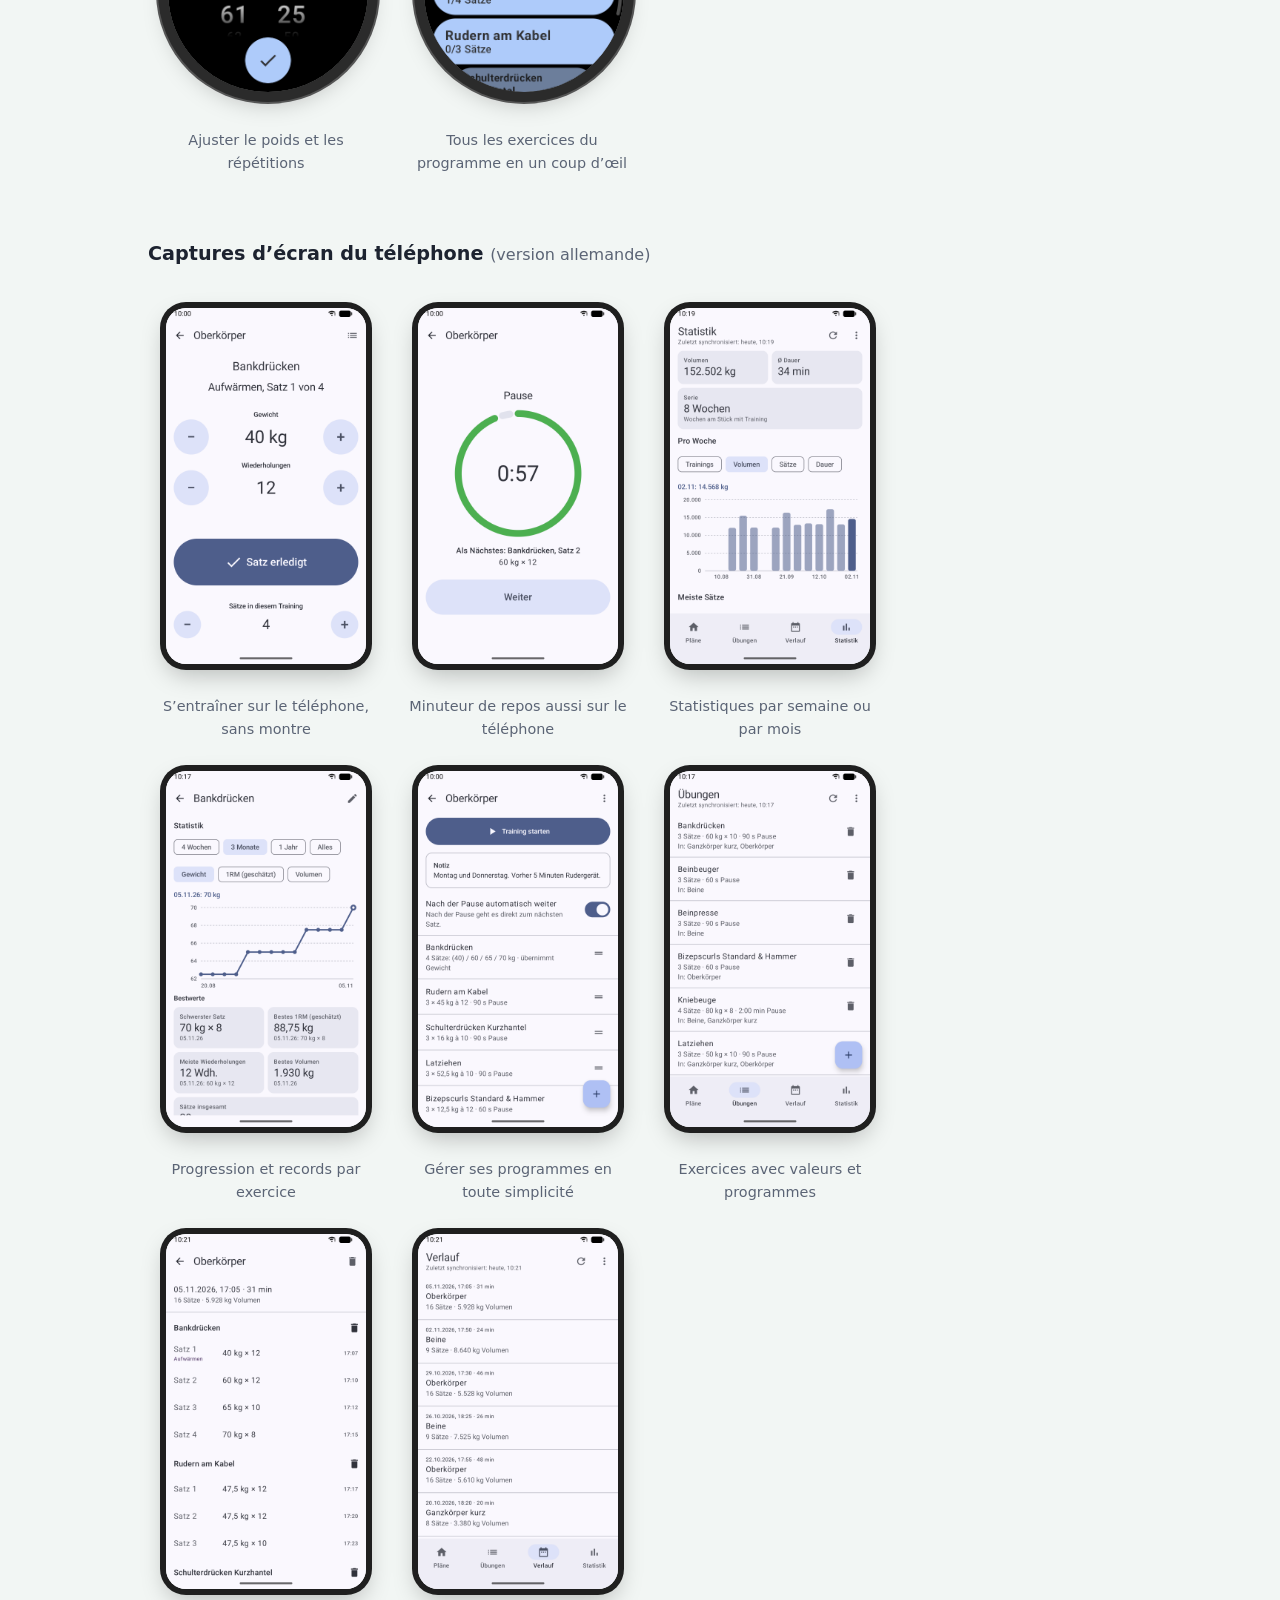
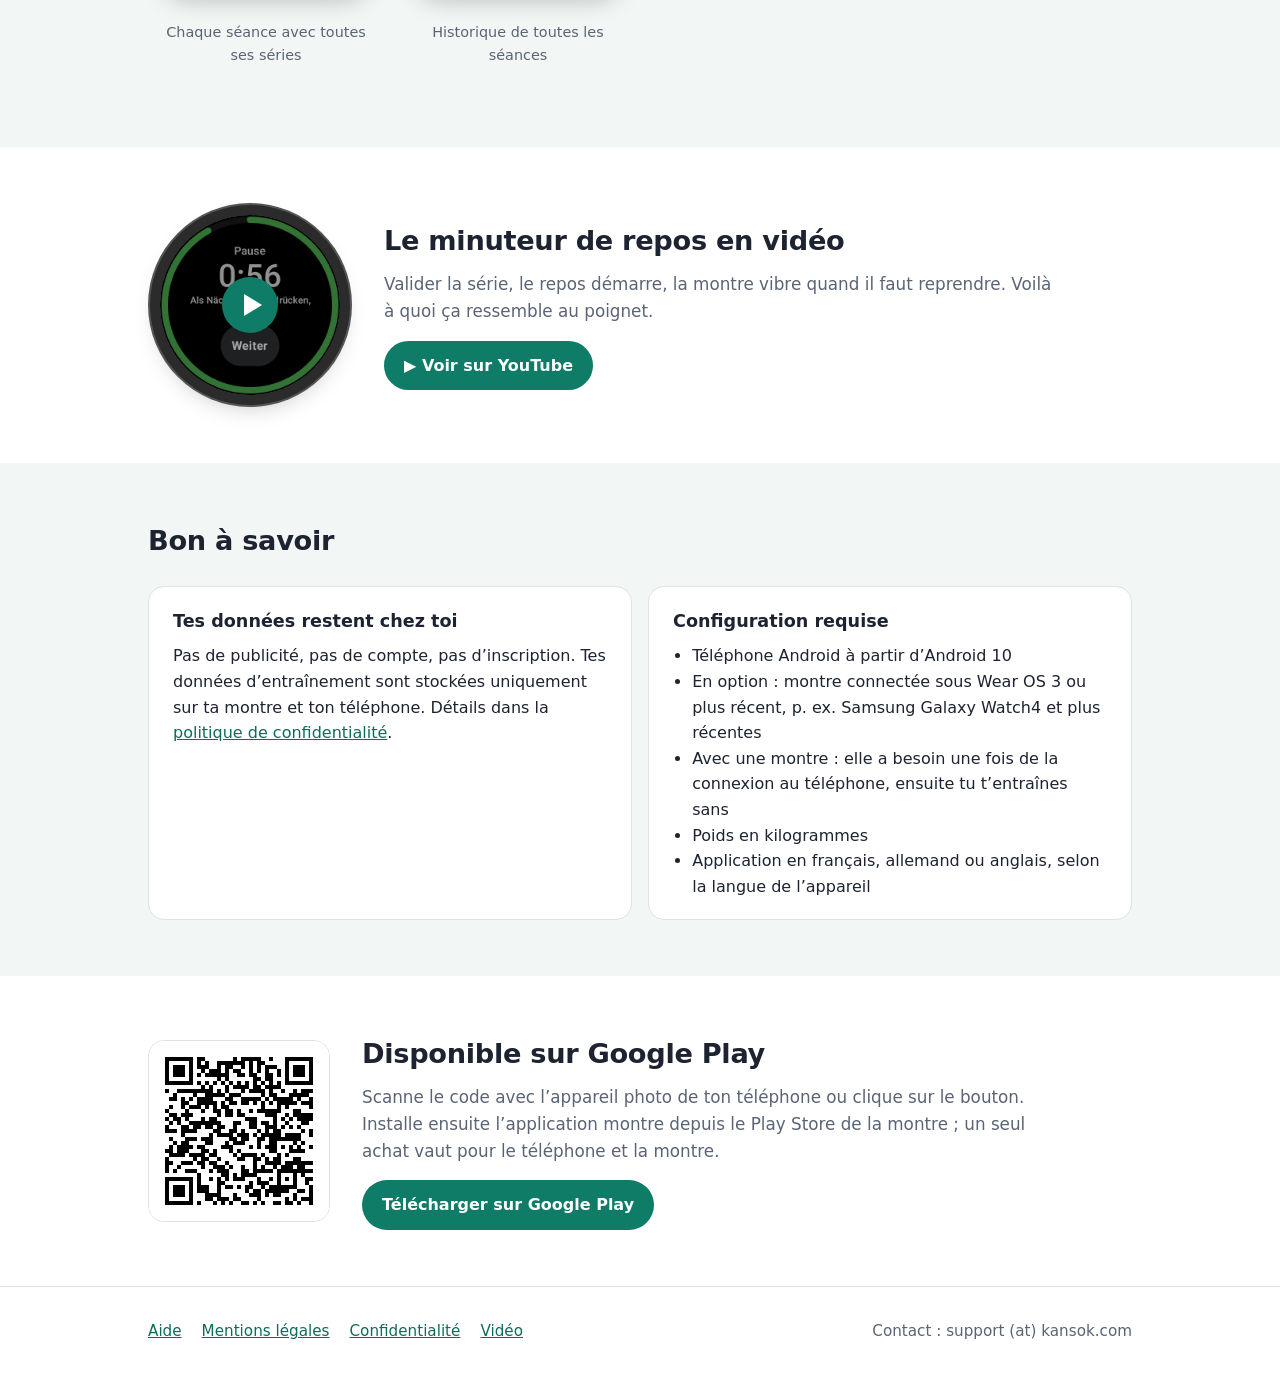
<file: fr/index.html>
<!DOCTYPE html>
<html lang="fr">
<head>
<meta charset="utf-8">
<meta name="viewport" content="width=device-width, initial-scale=1">
<title>Fitness Myk · Musculation avec montre ou téléphone</title>
<meta name="description" content="Fitness Myk est ton carnet de musculation : sur ta montre Wear OS ou directement sur ton téléphone. Valider la série, le repos démarre, programmes, historique et statistiques toujours avec toi.">
<link rel="icon" href="../img/icon.png">
<link rel="stylesheet" href="../site.css">
<link rel="alternate" hreflang="de" href="https://dersocke.github.io/fitness-myk/">
<link rel="alternate" hreflang="en" href="https://dersocke.github.io/fitness-myk/en/">
<link rel="alternate" hreflang="fr" href="https://dersocke.github.io/fitness-myk/fr/">
</head>
<body>

<header class="hero">
  <div class="langbar"><nav class="lang" aria-label="Langue"><a href="../" lang="de" hreflang="de">DE</a><a href="../en/" lang="en" hreflang="en">EN</a><a href="./" lang="fr" aria-current="page">FR</a></nav></div>
  <div class="wrap">
    <div>
      <div class="brand"><img src="../img/icon.png" alt=""><span>Fitness Myk</span></div>
      <h1>La musculation au poignet. Ou sur le téléphone.</h1>
      <p class="lead">Valider la série, le repos démarre. Avec une montre Wear OS, le téléphone reste au vestiaire&#160;; sans montre, tu t’entraînes directement sur le téléphone. Programmes, historique et statistiques sont toujours avec toi.</p>
      <div class="buttons">
        <a class="btn btn-light" href="https://play.google.com/store/apps/details?id=de.socke.fitnessmaik" target="_blank" rel="noopener">Télécharger sur Google Play</a>
        <a class="btn btn-ghost" href="#fonctions">Voir les fonctions</a>
      </div>
      <span class="badge">Pour Android et Wear OS · disponible sur Google Play</span>
    </div>
    <div class="devices" aria-hidden="true">
      <div class="phone"><img src="../img/handy-2-satz.png" alt=""></div>
      <div class="watch"><img src="../img/uhr-2-pause.png" alt=""></div>
    </div>
  </div>
</header>

<main>

<section>
  <div class="wrap">
    <h2>Le déroulé d’une séance</h2>
    <p class="intro">À la salle, il te suffit de ta montre, ou de ton téléphone si tu n’as pas de montre. De grands boutons et des vibrations au lieu du son, pour que ça marche même avec les doigts en sueur.</p>
    <div class="steps">
      <div class="step"><h3>Choisir un programme</h3><p>Démarrer directement sur le téléphone ou sur la montre&#160;: les programmes viennent du téléphone, ensuite tout fonctionne sans connexion.</p></div>
      <div class="step"><h3>Valider la série</h3><p>Le poids et les répétitions sont déjà indiqués. Un seul toucher suffit, et tu peux aussi les modifier.</p></div>
      <div class="step"><h3>Le repos démarre</h3><p>Le minuteur démarre tout seul et vibre peu avant et à la fin du repos.</p></div>
      <div class="step"><h3>La suite du programme</h3><p>Après la dernière série vient l’exercice suivant. À la fin, la séance est enregistrée.</p></div>
    </div>
  </div>
</section>

<section class="alt" id="fonctions">
  <div class="wrap">
    <h2>Fonctions</h2>
    <p class="intro">Tu peux t’entraîner sur la montre ou sur le téléphone, et tu retrouves programmes, historique et statistiques sur le téléphone. Avec une montre, les deux se synchronisent automatiquement dès qu’ils sont connectés.</p>
    <div class="features">
      <div>
        <h3>Sur la montre</h3>
        <ul class="check">
          <li>Le poids et les répétitions de chaque série viennent directement de ton programme</li>
          <li>Un toucher valide la série, avec de grands boutons</li>
          <li>Changer le poids par pas de 2,5 kg ou le régler précisément à 0,25 kg près avec une molette</li>
          <li>Le minuteur de repos continue écran éteint, avec un avertissement 10 secondes avant la fin et une vibration puissante</li>
          <li>Pendant la pause, vous voyez l’exercice suivant avec la série et le poids</li>
          <li>Par programme&#160;: continuer automatiquement ou laisser le repos compter jusqu’à ce que tu touches «&#160;Suivant&#160;»</li>
          <li>Ajouter ou sauter des séries pendant la séance</li>
          <li>Les séries d’échauffement sont signalées comme telles sur la montre</li>
          <li>Une séance en cours ne se termine jamais par erreur&#160;: en lançant un autre programme, tu choisis entre continuer et recommencer</li>
          <li>Fonctionne à la salle sans téléphone et sans internet</li>
        </ul>
      </div>
      <div>
        <h3>Sur le téléphone</h3>
        <ul class="check">
          <li>S’entraîner aussi sans montre&#160;: valider les séries sur le téléphone, avec minuteur de repos, vibration et décompte dans la notification</li>
          <li>Annonces vocales en option pendant l’entraînement sur le téléphone&#160;: fin de la pause, exercice suivant, note de l’exercice et fin de la séance</li>
          <li>Créer des exercices et des programmes et définir leur ordre</li>
          <li>Valeurs par défaut par exercice pour les séries, le poids, les répétitions et le repos, avec la liste des programmes où il figure</li>
          <li>Séries, poids, répétitions et repos, si tu veux pour chaque série séparément (p.&#160;ex. entraînement pyramidal), certaines séries marquées comme échauffement</li>
          <li>Au choix, le programme reprend après la séance les poids réellement soulevés</li>
          <li>Ajouter à la séance en cours des exercices d’autres programmes</li>
          <li>Notes sur les programmes et les exercices, photos et vidéos pour la bonne exécution</li>
          <li>Statistiques&#160;: séances, volume, séries et durée par semaine ou par mois, et ta série de semaines d’entraînement</li>
          <li>Par exercice&#160;: progression du poids, du 1RM estimé et du volume, tes records et un message en cas de nouveau record</li>
          <li>Les séries d’échauffement ne comptent ni dans le volume ni dans les records</li>
          <li>Historique de toutes les séances avec date et heure&#160;; corriger ou supprimer des séries après coup, et aussi des exercices ou des séances entières</li>
          <li>Reprendre une séance depuis l’historique, même une séance de la montre, par exemple si sa batterie est vide</li>
          <li>Synchronisation avec la montre d’un toucher, avec l’heure de la dernière synchronisation</li>
          <li>Sauvegarde dans un fichier, partage de programmes avec des amis, historique en CSV pour Excel</li>
        </ul>
      </div>
    </div>

    <h3 class="gallery-title">Captures d’écran de la montre <small style="font-weight:400;color:var(--muted)">(version allemande)</small></h3>
    <div class="gallery">
      <figure><a href="../img/uhr-1-satz.png"><div class="shot-watch"><img src="../img/uhr-1-satz.png" alt="Montre&#160;: série 2 sur 4 développé couché, 60 kg × 12, coche pour valider" loading="lazy"></div></a>
        <figcaption>Valider une série d’un toucher</figcaption></figure>
      <figure><a href="../img/uhr-5-aufwaermen.png"><div class="shot-watch"><img src="../img/uhr-5-aufwaermen.png" alt="Montre&#160;: échauffement 1/4 développé couché, 40 kg × 12" loading="lazy"></div></a>
        <figcaption>Séries d’échauffement bien visibles</figcaption></figure>
      <figure><a href="../img/uhr-2-pause.png"><div class="shot-watch"><img src="../img/uhr-2-pause.png" alt="Montre&#160;: minuteur de repos en cours" loading="lazy"></div></a>
        <figcaption>Minuteur de repos avec vibration à la fin</figcaption></figure>
      <figure><a href="../img/uhr-3-gewicht.png"><div class="shot-watch"><img src="../img/uhr-3-gewicht.png" alt="Montre&#160;: modifier le poids et les répétitions" loading="lazy"></div></a>
        <figcaption>Ajuster le poids et les répétitions</figcaption></figure>
      <figure><a href="../img/uhr-4-uebungen.png"><div class="shot-watch"><img src="../img/uhr-4-uebungen.png" alt="Montre&#160;: exercices du programme" loading="lazy"></div></a>
        <figcaption>Tous les exercices du programme en un coup d’œil</figcaption></figure>
    </div>

    <h3 class="gallery-title">Captures d’écran du téléphone <small style="font-weight:400;color:var(--muted)">(version allemande)</small></h3>
    <div class="gallery">
      <figure><a href="../img/handy-2-satz.png"><div class="shot-phone"><img src="../img/handy-2-satz.png" alt="Téléphone&#160;: développé couché, échauffement, série 1 sur 4, 40 kg et 12 répétitions, bouton série terminée" loading="lazy"></div></a>
        <figcaption>S’entraîner sur le téléphone, sans montre</figcaption></figure>
      <figure><a href="../img/handy-3-pause.png"><div class="shot-phone"><img src="../img/handy-3-pause.png" alt="Téléphone&#160;: minuteur de repos avec la série suivante" loading="lazy"></div></a>
        <figcaption>Minuteur de repos aussi sur le téléphone</figcaption></figure>
      <figure><a href="../img/handy-4-statistik.png"><div class="shot-phone"><img src="../img/handy-4-statistik.png" alt="Téléphone&#160;: statistiques avec volume, durée, série de 8 semaines et volume par semaine en barres" loading="lazy"></div></a>
        <figcaption>Statistiques par semaine ou par mois</figcaption></figure>
      <figure><a href="../img/handy-5-uebung-statistik.png"><div class="shot-phone"><img src="../img/handy-5-uebung-statistik.png" alt="Téléphone&#160;: développé couché avec la progression du poids en courbe et les records" loading="lazy"></div></a>
        <figcaption>Progression et records par exercice</figcaption></figure>
      <figure><a href="../img/handy-1-plan.png"><div class="shot-phone"><img src="../img/handy-1-plan.png" alt="Téléphone&#160;: programme avec exercices, une série d’échauffement et bouton commencer la séance" loading="lazy"></div></a>
        <figcaption>Gérer ses programmes en toute simplicité</figcaption></figure>
      <figure><a href="../img/handy-6-uebungen.png"><div class="shot-phone"><img src="../img/handy-6-uebungen.png" alt="Téléphone&#160;: exercices avec valeurs par défaut et programmes où ils figurent" loading="lazy"></div></a>
        <figcaption>Exercices avec valeurs et programmes</figcaption></figure>
      <figure><a href="../img/handy-8-training.png"><div class="shot-phone"><img src="../img/handy-8-training.png" alt="Téléphone&#160;: séance avec toutes les séries, poids, répétitions et heure, première série marquée échauffement" loading="lazy"></div></a>
        <figcaption>Chaque séance avec toutes ses séries</figcaption></figure>
      <figure><a href="../img/handy-7-verlauf.png"><div class="shot-phone"><img src="../img/handy-7-verlauf.png" alt="Téléphone&#160;: historique des séances" loading="lazy"></div></a>
        <figcaption>Historique de toutes les séances</figcaption></figure>
    </div>
  </div>
</section>

<section>
  <div class="wrap video">
    <a href="https://www.youtube.com/watch?v=dd3W-QZV9yQ" target="_blank" rel="noopener" aria-label="Voir la vidéo sur YouTube">
      <div class="shot-watch"><img src="../img/uhr-2-pause.png" alt=""><div class="play"><svg viewBox="0 0 56 56"><circle cx="28" cy="28" r="28" fill="#0E7C66"/><path d="M22 17v22l18-11z" fill="#fff"/></svg></div></div>
    </a>
    <div>
      <h2>Le minuteur de repos en vidéo</h2>
      <p class="intro" style="margin-bottom:1rem">Valider la série, le repos démarre, la montre vibre quand il faut reprendre. Voilà à quoi ça ressemble au poignet.</p>
      <a class="btn btn-light" style="background:var(--accent);color:#fff" href="https://www.youtube.com/watch?v=dd3W-QZV9yQ" target="_blank" rel="noopener">▶ Voir sur YouTube</a>
    </div>
  </div>
</section>

<section class="alt">
  <div class="wrap">
    <h2>Bon à savoir</h2>
    <div class="cards" style="margin-top:1.5rem">
      <div class="card">
        <h3>Tes données restent chez toi</h3>
        <p>Pas de publicité, pas de compte, pas d’inscription. Tes données d’entraînement sont stockées uniquement sur ta montre et ton téléphone. Détails dans la <a href="confidentialite.html">politique de confidentialité</a>.</p>
      </div>
      <div class="card">
        <h3>Configuration requise</h3>
        <ul>
          <li>Téléphone Android à partir d’Android 10</li>
          <li>En option&#160;: montre connectée sous Wear OS 3 ou plus récent, p.&#160;ex. Samsung Galaxy Watch4 et plus récentes</li>
          <li>Avec une montre&#160;: elle a besoin une fois de la connexion au téléphone, ensuite tu t’entraînes sans</li>
          <li>Poids en kilogrammes</li>
          <li>Application en français, allemand ou anglais, selon la langue de l’appareil</li>
        </ul>
      </div>
    </div>
  </div>
</section>

<section id="telecharger">
  <div class="wrap get">
    <a class="qr" href="https://play.google.com/store/apps/details?id=de.socke.fitnessmaik" target="_blank" rel="noopener"><img src="../img/qr-google-play.svg" alt="Code QR&#160;: Fitness Myk sur Google Play" width="180" height="180"></a>
    <div>
      <h2>Disponible sur Google Play</h2>
      <p class="intro"><span class="qr-hint">Scanne le code avec l’appareil photo de ton téléphone ou clique sur le bouton. </span>Installe ensuite l’application montre depuis le Play Store de la montre&#160;; un seul achat vaut pour le téléphone et la montre.</p>
      <a class="btn btn-accent" href="https://play.google.com/store/apps/details?id=de.socke.fitnessmaik" target="_blank" rel="noopener">Télécharger sur Google Play</a>
    </div>
  </div>
</section>

</main>

<footer>
  <div class="wrap">
    <nav aria-label="Mentions"><a href="aide.html">Aide</a><a href="mentions-legales.html">Mentions légales</a><a href="confidentialite.html">Confidentialité</a><a href="https://www.youtube.com/watch?v=dd3W-QZV9yQ" target="_blank" rel="noopener">Vidéo</a></nav>
    <span>Contact&#160;: support (at) kansok.com</span>
  </div>
</footer>

</body>
</html>
</file>
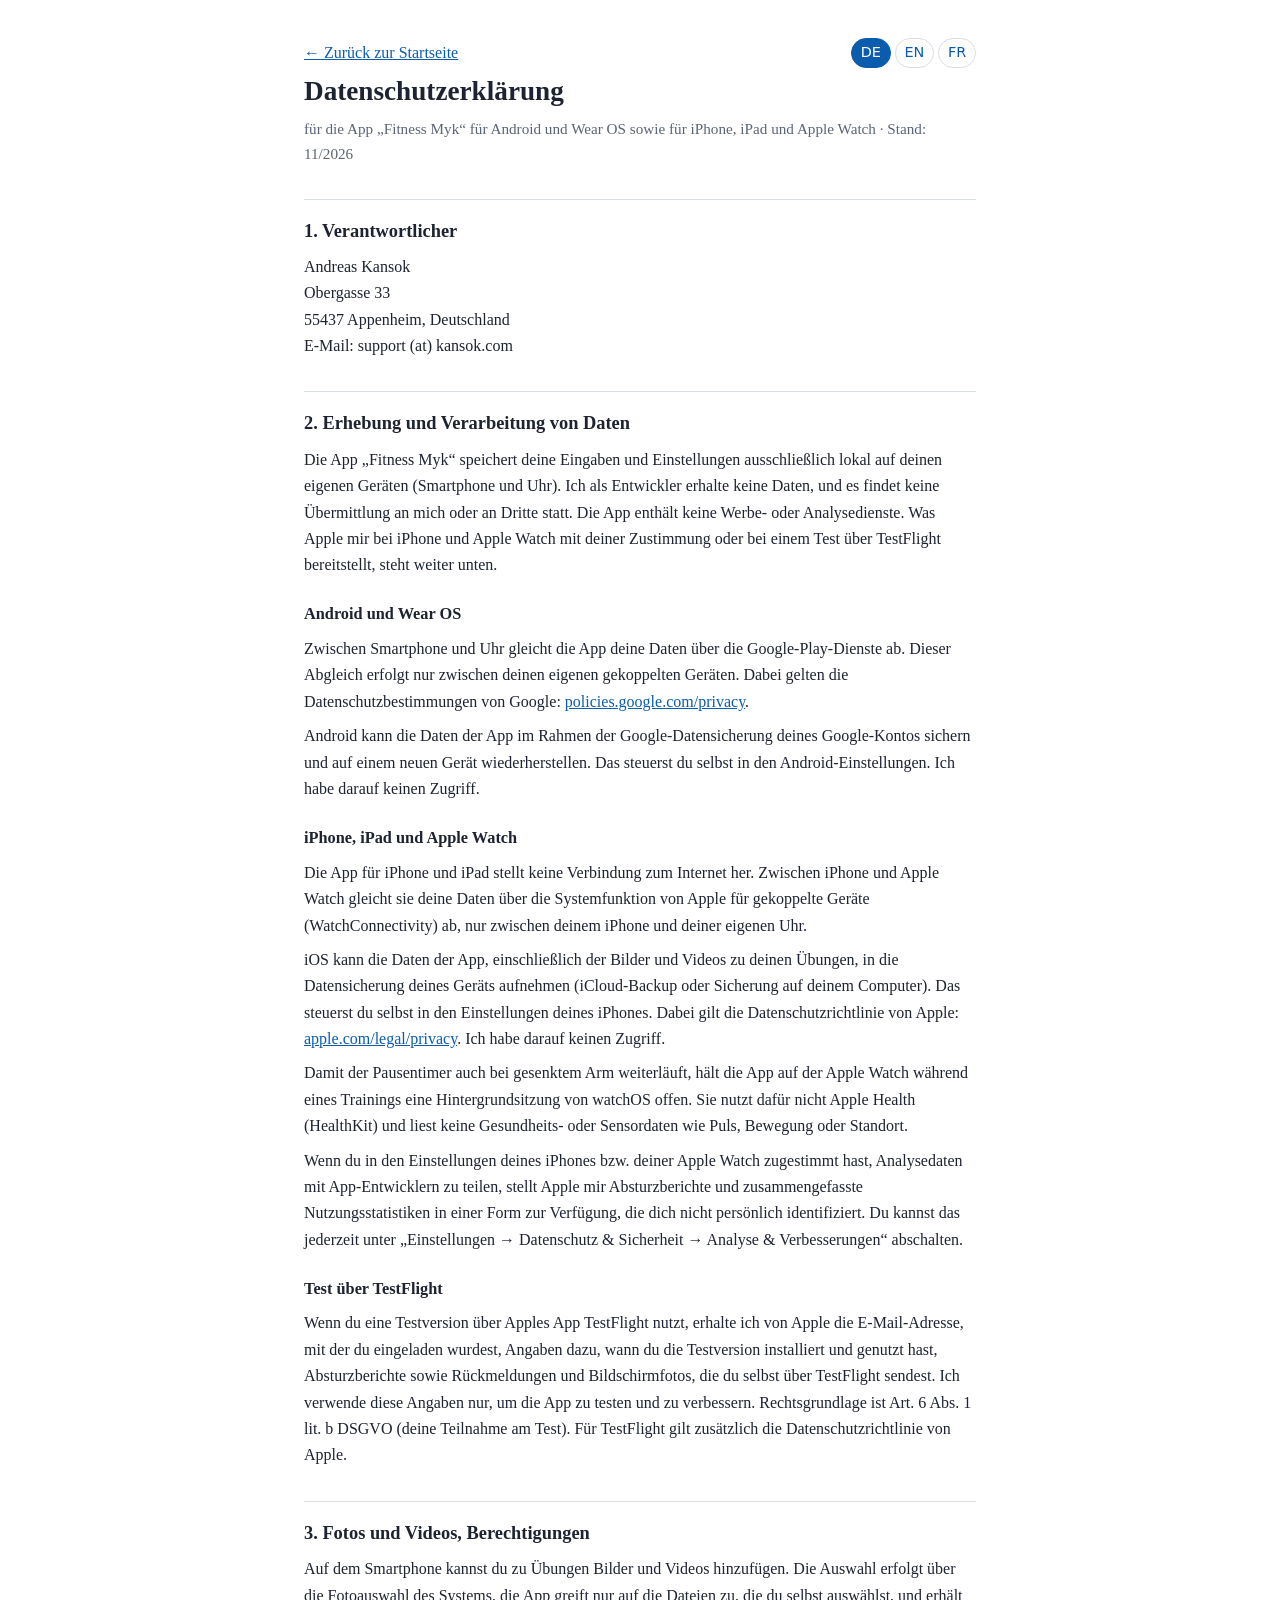
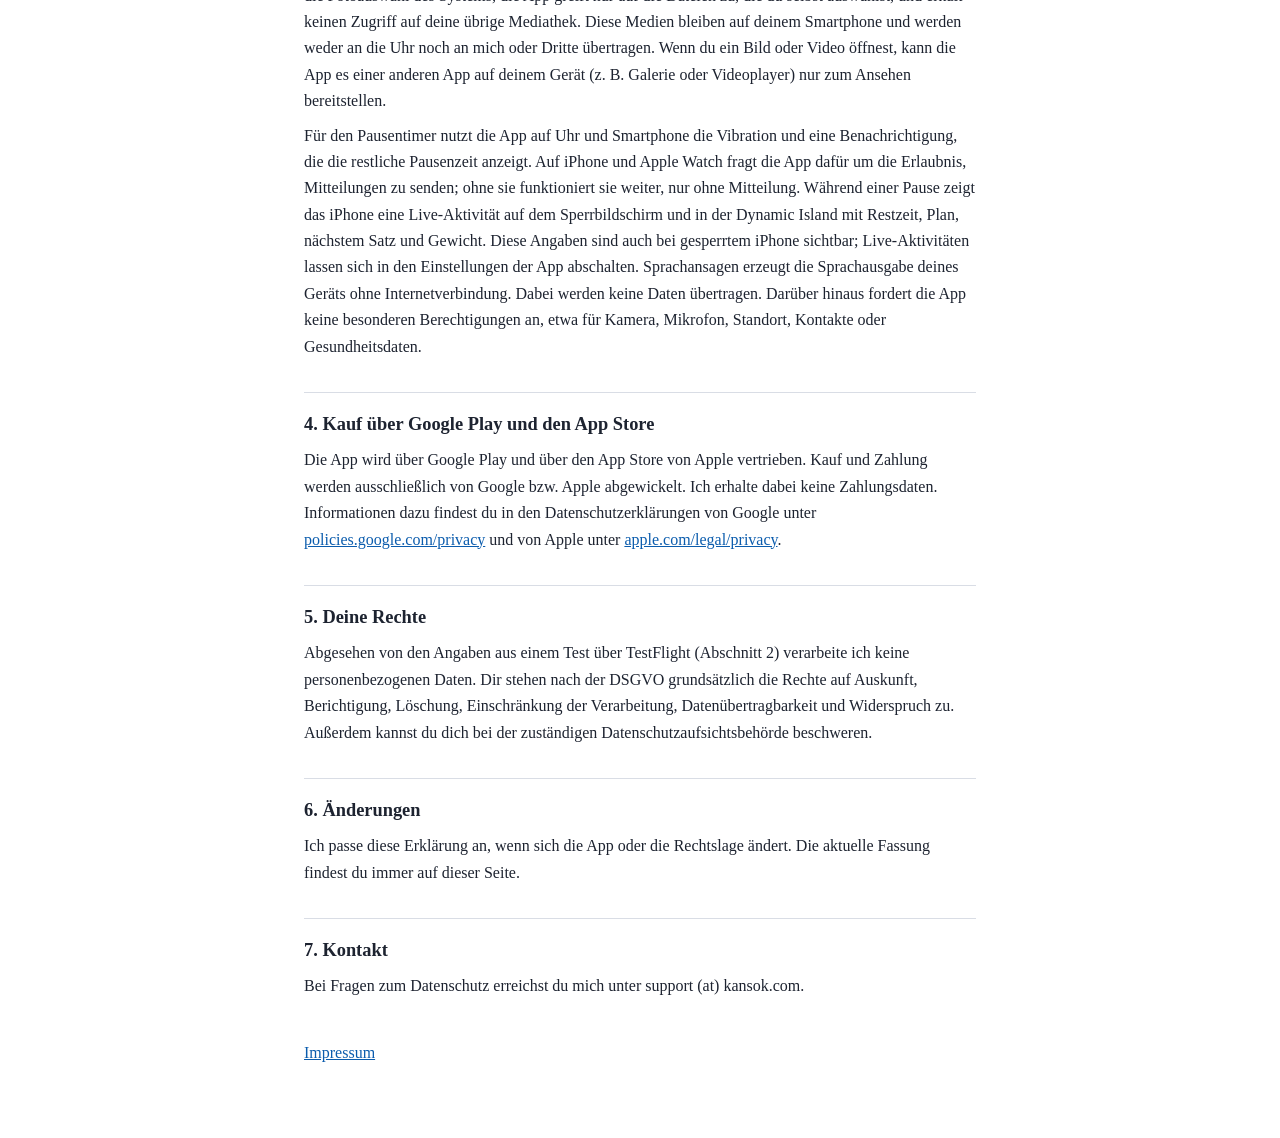
<file: datenschutz.html>
<!DOCTYPE html>
<html lang="de">
<head>
<meta charset="utf-8">
<meta name="viewport" content="width=device-width, initial-scale=1">
<title>Datenschutzerklärung · Fitness Myk</title>
<link rel="stylesheet" href="legal.css">
</head>
<body>

<div class="top"><p><a href="./">← Zurück zur Startseite</a></p><nav class="lang" aria-label="Sprache"><a href="datenschutz.html" lang="de" aria-current="page">DE</a><a href="en/privacy.html" lang="en" hreflang="en">EN</a><a href="fr/confidentialite.html" lang="fr" hreflang="fr">FR</a></nav></div>

<h1>Datenschutzerklärung</h1>
<p class="stand">für die App „Fitness Myk“ für Android und Wear OS sowie für iPhone, iPad und Apple Watch · Stand: 11/2026</p>

<h2>1. Verantwortlicher</h2>
<p>
  Andreas Kansok<br>
  Obergasse 33<br>
  55437 Appenheim, Deutschland<br>
  E-Mail: support (at) kansok.com
</p>

<h2>2. Erhebung und Verarbeitung von Daten</h2>
<p>
  Die App „Fitness Myk“ speichert deine Eingaben und Einstellungen ausschließlich
  lokal auf deinen eigenen Geräten (Smartphone und Uhr). Ich als Entwickler erhalte
  keine Daten, und es findet keine Übermittlung an mich oder an Dritte statt.
  Die App enthält keine Werbe- oder Analysedienste. Was Apple mir bei iPhone und Apple Watch
  mit deiner Zustimmung oder bei einem Test über TestFlight bereitstellt, steht weiter unten.
</p>

<h3>Android und Wear OS</h3>
<p>
  Zwischen Smartphone und Uhr gleicht die App deine Daten über die Google-Play-Dienste
  ab. Dieser Abgleich erfolgt nur zwischen deinen eigenen gekoppelten Geräten. Dabei
  gelten die Datenschutzbestimmungen von Google:
  <a href="https://policies.google.com/privacy">policies.google.com/privacy</a>.
</p>
<p>
  Android kann die Daten der App im Rahmen der Google-Datensicherung deines Google-Kontos
  sichern und auf einem neuen Gerät wiederherstellen. Das steuerst du selbst in den
  Android-Einstellungen. Ich habe darauf keinen Zugriff.
</p>

<h3>iPhone, iPad und Apple Watch</h3>
<p>
  Die App für iPhone und iPad stellt keine Verbindung zum Internet her. Zwischen iPhone
  und Apple Watch gleicht sie deine Daten über die Systemfunktion von Apple für gekoppelte
  Geräte (WatchConnectivity) ab, nur zwischen deinem iPhone und deiner eigenen Uhr.
</p>
<p>
  iOS kann die Daten der App, einschließlich der Bilder und Videos zu deinen Übungen,
  in die Datensicherung deines Geräts aufnehmen (iCloud-Backup oder Sicherung auf deinem
  Computer). Das steuerst du selbst in den Einstellungen deines iPhones. Dabei gilt die
  Datenschutzrichtlinie von Apple:
  <a href="https://www.apple.com/legal/privacy/">apple.com/legal/privacy</a>.
  Ich habe darauf keinen Zugriff.
</p>
<p>
  Damit der Pausentimer auch bei gesenktem Arm weiterläuft, hält die App auf der Apple Watch
  während eines Trainings eine Hintergrundsitzung von watchOS offen. Sie nutzt dafür nicht
  Apple Health (HealthKit) und liest keine Gesundheits- oder Sensordaten wie Puls, Bewegung
  oder Standort.
</p>
<p>
  Wenn du in den Einstellungen deines iPhones bzw. deiner Apple Watch zugestimmt hast,
  Analysedaten mit App-Entwicklern zu teilen, stellt Apple mir Absturzberichte und
  zusammengefasste Nutzungsstatistiken in einer Form zur Verfügung, die dich nicht
  persönlich identifiziert. Du kannst das jederzeit unter „Einstellungen → Datenschutz &amp;
  Sicherheit → Analyse &amp; Verbesserungen“ abschalten.
</p>

<h3>Test über TestFlight</h3>
<p>
  Wenn du eine Testversion über Apples App TestFlight nutzt, erhalte ich von Apple die
  E-Mail-Adresse, mit der du eingeladen wurdest, Angaben dazu, wann du die Testversion
  installiert und genutzt hast, Absturzberichte sowie Rückmeldungen und Bildschirmfotos,
  die du selbst über TestFlight sendest. Ich verwende diese Angaben nur, um die App zu
  testen und zu verbessern. Rechtsgrundlage ist Art. 6 Abs. 1 lit. b DSGVO (deine Teilnahme
  am Test). Für TestFlight gilt zusätzlich die Datenschutzrichtlinie von Apple.
</p>

<h2>3. Fotos und Videos, Berechtigungen</h2>
<p>
  Auf dem Smartphone kannst du zu Übungen Bilder und Videos hinzufügen. Die Auswahl
  erfolgt über die Fotoauswahl des Systems, die App greift nur auf die Dateien zu,
  die du selbst auswählst, und erhält keinen Zugriff auf deine übrige Mediathek. Diese
  Medien bleiben auf deinem Smartphone und werden weder an die Uhr noch an mich oder
  Dritte übertragen. Wenn du ein Bild oder Video öffnest, kann die App es einer anderen
  App auf deinem Gerät (z. B. Galerie oder Videoplayer) nur zum Ansehen bereitstellen.
</p>
<p>
  Für den Pausentimer nutzt die App auf Uhr und Smartphone die Vibration und eine
  Benachrichtigung, die die restliche Pausenzeit anzeigt. Auf iPhone und Apple Watch fragt
  die App dafür um die Erlaubnis, Mitteilungen zu senden; ohne sie funktioniert sie weiter,
  nur ohne Mitteilung. Während einer Pause zeigt das iPhone eine Live-Aktivität auf dem
  Sperrbildschirm und in der Dynamic Island mit Restzeit, Plan, nächstem Satz und Gewicht.
  Diese Angaben sind auch bei gesperrtem iPhone sichtbar; Live-Aktivitäten lassen sich in
  den Einstellungen der App abschalten. Sprachansagen erzeugt die Sprachausgabe deines Geräts ohne
  Internetverbindung. Dabei werden keine Daten übertragen. Darüber hinaus fordert die App
  keine besonderen Berechtigungen an, etwa für Kamera, Mikrofon, Standort, Kontakte oder
  Gesundheitsdaten.
</p>

<h2>4. Kauf über Google Play und den App Store</h2>
<p>
  Die App wird über Google Play und über den App Store von Apple vertrieben. Kauf und
  Zahlung werden ausschließlich von Google bzw. Apple abgewickelt. Ich erhalte dabei keine
  Zahlungsdaten. Informationen dazu findest du in den Datenschutzerklärungen von Google
  unter <a href="https://policies.google.com/privacy">policies.google.com/privacy</a> und
  von Apple unter <a href="https://www.apple.com/legal/privacy/">apple.com/legal/privacy</a>.
</p>

<h2>5. Deine Rechte</h2>
<p>
  Abgesehen von den Angaben aus einem Test über TestFlight (Abschnitt 2) verarbeite ich keine
  personenbezogenen Daten. Dir stehen nach der DSGVO grundsätzlich die Rechte auf Auskunft, Berichtigung, Löschung,
  Einschränkung der Verarbeitung, Datenübertragbarkeit und Widerspruch zu. Außerdem kannst
  du dich bei der zuständigen Datenschutzaufsichtsbehörde beschweren.
</p>

<h2>6. Änderungen</h2>
<p>
  Ich passe diese Erklärung an, wenn sich die App oder die Rechtslage ändert.
  Die aktuelle Fassung findest du immer auf dieser Seite.
</p>

<h2>7. Kontakt</h2>
<p>Bei Fragen zum Datenschutz erreichst du mich unter support (at) kansok.com.</p>

<p style="margin-top:2.5rem"><a href="impressum.html">Impressum</a></p>

</body>
</html>
</file>
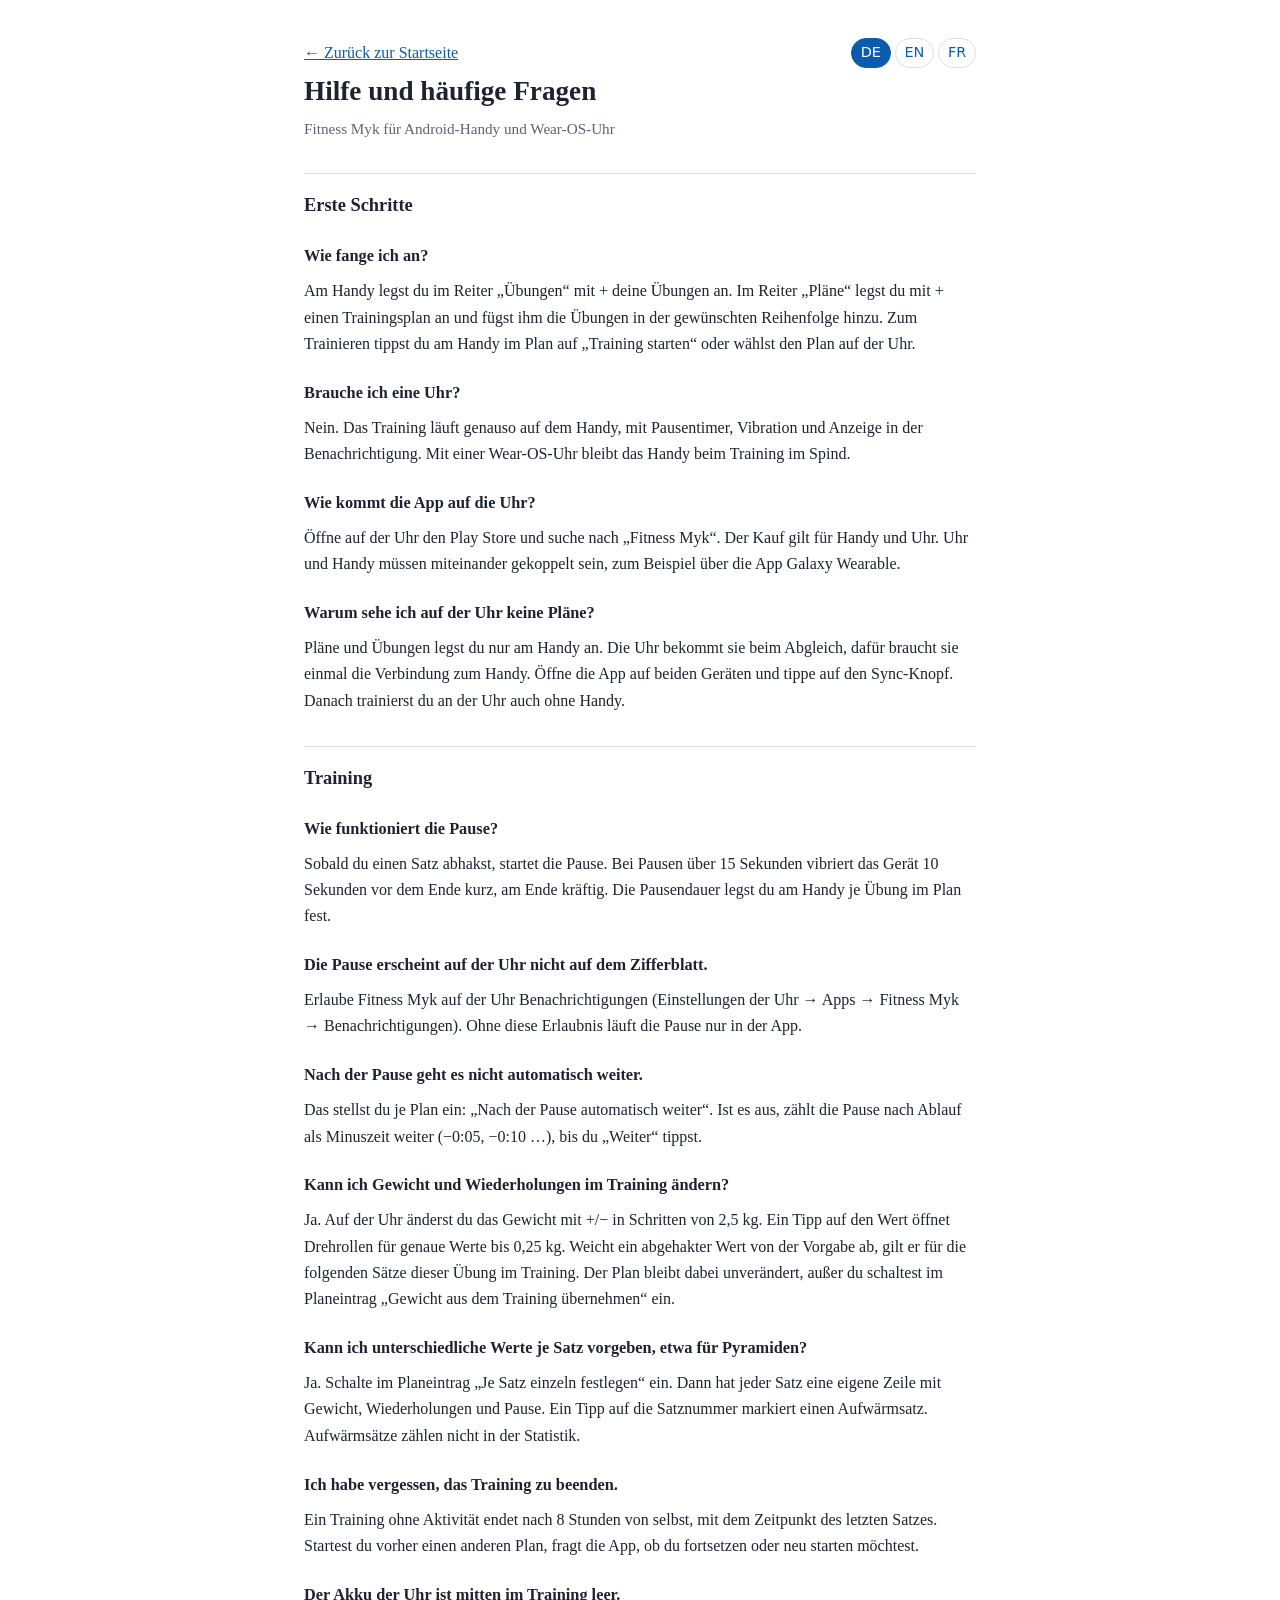
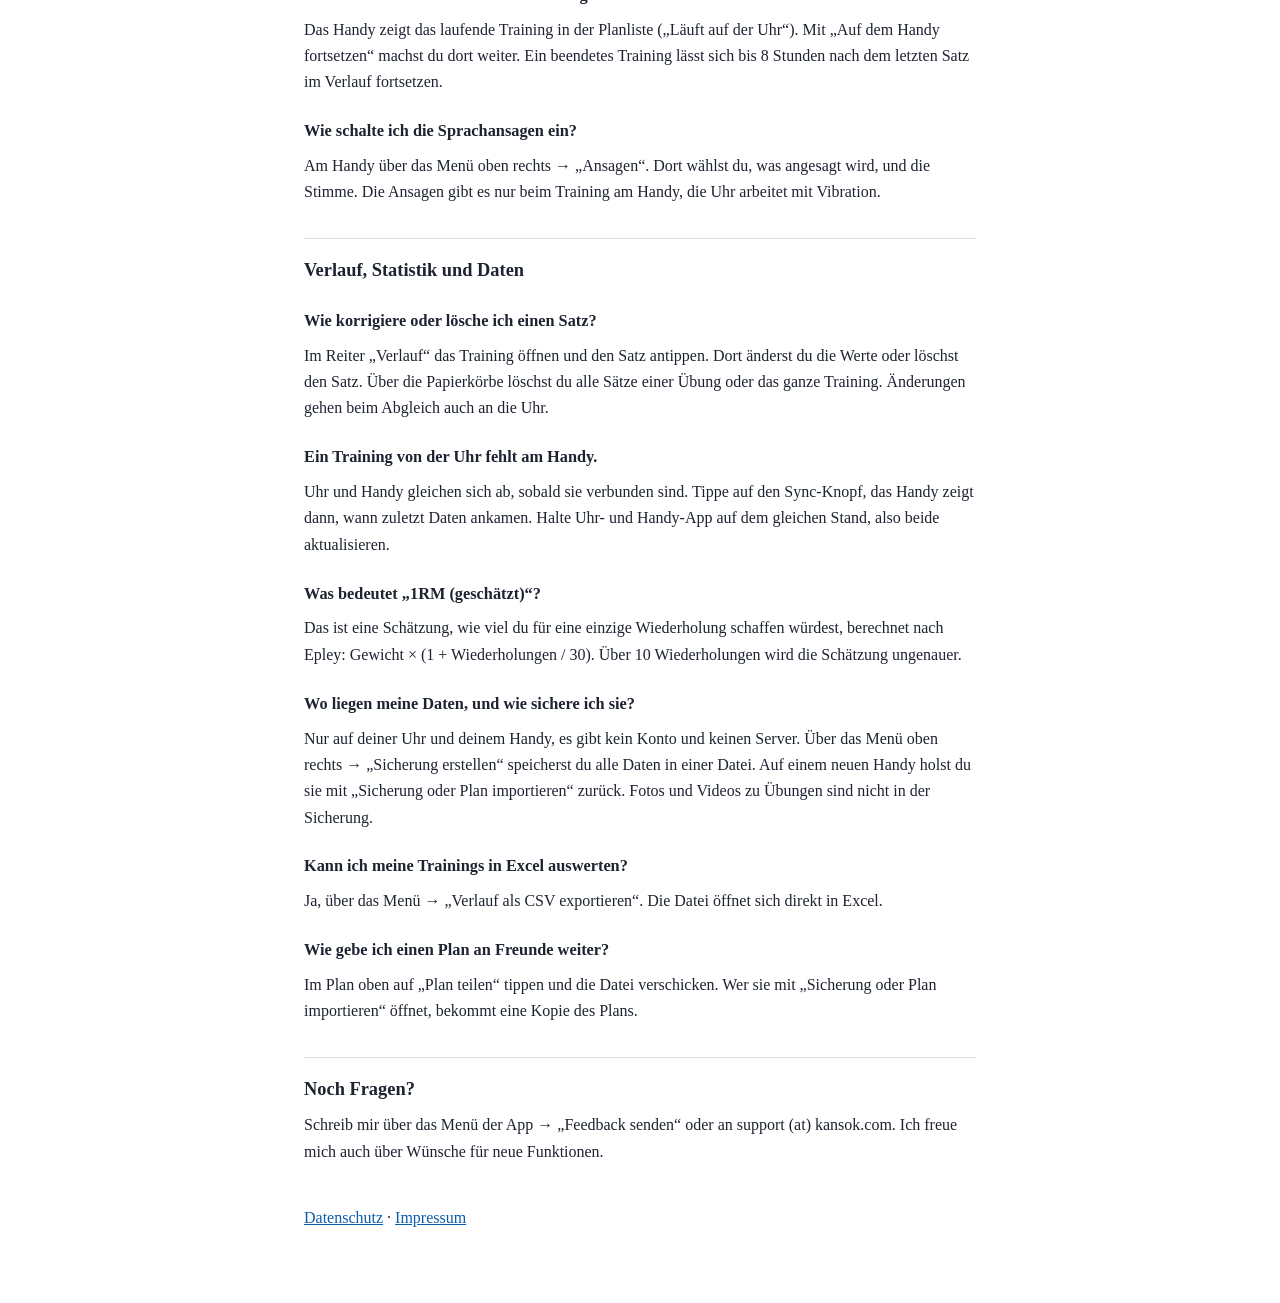
<file: hilfe.html>
<!DOCTYPE html>
<html lang="de">
<head>
<meta charset="utf-8">
<meta name="viewport" content="width=device-width, initial-scale=1">
<title>Hilfe und häufige Fragen · Fitness Myk</title>
<meta name="description" content="Antworten auf häufige Fragen zu Fitness Myk: Pläne anlegen, Training auf Uhr und Handy, Pausentimer, Abgleich, Sicherung und Verlauf.">
<link rel="alternate" hreflang="de" href="https://dersocke.github.io/fitness-myk/hilfe.html">
<link rel="alternate" hreflang="en" href="https://dersocke.github.io/fitness-myk/en/help.html">
<link rel="alternate" hreflang="fr" href="https://dersocke.github.io/fitness-myk/fr/aide.html">
<link rel="stylesheet" href="legal.css">
</head>
<body>

<div class="top"><p><a href="./">← Zurück zur Startseite</a></p><nav class="lang" aria-label="Sprache"><a href="hilfe.html" lang="de" aria-current="page">DE</a><a href="en/help.html" lang="en" hreflang="en">EN</a><a href="fr/aide.html" lang="fr" hreflang="fr">FR</a></nav></div>

<h1>Hilfe und häufige Fragen</h1>
<p class="stand">Fitness Myk für Android-Handy und Wear-OS-Uhr</p>

<h2>Erste Schritte</h2>

<h3>Wie fange ich an?</h3>
<p>
  Am Handy legst du im Reiter „Übungen“ mit + deine Übungen an. Im Reiter „Pläne“ legst du
  mit + einen Trainingsplan an und fügst ihm die Übungen in der gewünschten Reihenfolge hinzu.
  Zum Trainieren tippst du am Handy im Plan auf „Training starten“ oder wählst den Plan auf der Uhr.
</p>

<h3>Brauche ich eine Uhr?</h3>
<p>
  Nein. Das Training läuft genauso auf dem Handy, mit Pausentimer, Vibration und Anzeige in der
  Benachrichtigung. Mit einer Wear-OS-Uhr bleibt das Handy beim Training im Spind.
</p>

<h3>Wie kommt die App auf die Uhr?</h3>
<p>
  Öffne auf der Uhr den Play Store und suche nach „Fitness Myk“. Der Kauf gilt für Handy und Uhr.
  Uhr und Handy müssen miteinander gekoppelt sein, zum Beispiel über die App Galaxy Wearable.
</p>

<h3>Warum sehe ich auf der Uhr keine Pläne?</h3>
<p>
  Pläne und Übungen legst du nur am Handy an. Die Uhr bekommt sie beim Abgleich, dafür braucht sie
  einmal die Verbindung zum Handy. Öffne die App auf beiden Geräten und tippe auf den Sync-Knopf.
  Danach trainierst du an der Uhr auch ohne Handy.
</p>

<h2>Training</h2>

<h3>Wie funktioniert die Pause?</h3>
<p>
  Sobald du einen Satz abhakst, startet die Pause. Bei Pausen über 15 Sekunden vibriert das Gerät
  10 Sekunden vor dem Ende kurz, am Ende kräftig. Die Pausendauer legst du am Handy je Übung im Plan fest.
</p>

<h3>Die Pause erscheint auf der Uhr nicht auf dem Zifferblatt.</h3>
<p>
  Erlaube Fitness Myk auf der Uhr Benachrichtigungen (Einstellungen der Uhr → Apps → Fitness Myk →
  Benachrichtigungen). Ohne diese Erlaubnis läuft die Pause nur in der App.
</p>

<h3>Nach der Pause geht es nicht automatisch weiter.</h3>
<p>
  Das stellst du je Plan ein: „Nach der Pause automatisch weiter“. Ist es aus, zählt die Pause nach
  Ablauf als Minuszeit weiter (−0:05, −0:10 …), bis du „Weiter“ tippst.
</p>

<h3>Kann ich Gewicht und Wiederholungen im Training ändern?</h3>
<p>
  Ja. Auf der Uhr änderst du das Gewicht mit +/− in Schritten von 2,5 kg. Ein Tipp auf den Wert öffnet
  Drehrollen für genaue Werte bis 0,25 kg. Weicht ein abgehakter Wert von der Vorgabe ab, gilt er für
  die folgenden Sätze dieser Übung im Training. Der Plan bleibt dabei unverändert, außer du schaltest
  im Planeintrag „Gewicht aus dem Training übernehmen“ ein.
</p>

<h3>Kann ich unterschiedliche Werte je Satz vorgeben, etwa für Pyramiden?</h3>
<p>
  Ja. Schalte im Planeintrag „Je Satz einzeln festlegen“ ein. Dann hat jeder Satz eine eigene Zeile mit Gewicht,
  Wiederholungen und Pause. Ein Tipp auf die Satznummer markiert einen Aufwärmsatz. Aufwärmsätze zählen
  nicht in der Statistik.
</p>

<h3>Ich habe vergessen, das Training zu beenden.</h3>
<p>
  Ein Training ohne Aktivität endet nach 8 Stunden von selbst, mit dem Zeitpunkt des letzten Satzes.
  Startest du vorher einen anderen Plan, fragt die App, ob du fortsetzen oder neu starten möchtest.
</p>

<h3>Der Akku der Uhr ist mitten im Training leer.</h3>
<p>
  Das Handy zeigt das laufende Training in der Planliste („Läuft auf der Uhr“). Mit „Auf dem Handy
  fortsetzen“ machst du dort weiter. Ein beendetes Training lässt sich bis 8 Stunden nach dem letzten
  Satz im Verlauf fortsetzen.
</p>

<h3>Wie schalte ich die Sprachansagen ein?</h3>
<p>
  Am Handy über das Menü oben rechts → „Ansagen“. Dort wählst du, was angesagt wird, und die Stimme.
  Die Ansagen gibt es nur beim Training am Handy, die Uhr arbeitet mit Vibration.
</p>

<h2>Verlauf, Statistik und Daten</h2>

<h3>Wie korrigiere oder lösche ich einen Satz?</h3>
<p>
  Im Reiter „Verlauf“ das Training öffnen und den Satz antippen. Dort änderst du die Werte oder löschst
  den Satz. Über die Papierkörbe löschst du alle Sätze einer Übung oder das ganze Training.
  Änderungen gehen beim Abgleich auch an die Uhr.
</p>

<h3>Ein Training von der Uhr fehlt am Handy.</h3>
<p>
  Uhr und Handy gleichen sich ab, sobald sie verbunden sind. Tippe auf den Sync-Knopf, das Handy zeigt
  dann, wann zuletzt Daten ankamen. Halte Uhr- und Handy-App auf dem gleichen Stand, also beide aktualisieren.
</p>

<h3>Was bedeutet „1RM (geschätzt)“?</h3>
<p>
  Das ist eine Schätzung, wie viel du für eine einzige Wiederholung schaffen würdest, berechnet nach
  Epley: Gewicht × (1 + Wiederholungen / 30). Über 10 Wiederholungen wird die Schätzung ungenauer.
</p>

<h3>Wo liegen meine Daten, und wie sichere ich sie?</h3>
<p>
  Nur auf deiner Uhr und deinem Handy, es gibt kein Konto und keinen Server. Über das Menü oben rechts →
  „Sicherung erstellen“ speicherst du alle Daten in einer Datei. Auf einem neuen Handy holst du sie mit
  „Sicherung oder Plan importieren“ zurück. Fotos und Videos zu Übungen sind nicht in der Sicherung.
</p>

<h3>Kann ich meine Trainings in Excel auswerten?</h3>
<p>
  Ja, über das Menü → „Verlauf als CSV exportieren“. Die Datei öffnet sich direkt in Excel.
</p>

<h3>Wie gebe ich einen Plan an Freunde weiter?</h3>
<p>
  Im Plan oben auf „Plan teilen“ tippen und die Datei verschicken. Wer sie mit „Sicherung oder Plan
  importieren“ öffnet, bekommt eine Kopie des Plans.
</p>

<h2>Noch Fragen?</h2>
<p>
  Schreib mir über das Menü der App → „Feedback senden“ oder an support (at) kansok.com.
  Ich freue mich auch über Wünsche für neue Funktionen.
</p>

<p style="margin-top:2.5rem"><a href="datenschutz.html">Datenschutz</a> · <a href="impressum.html">Impressum</a></p>

</body>
</html>
</file>
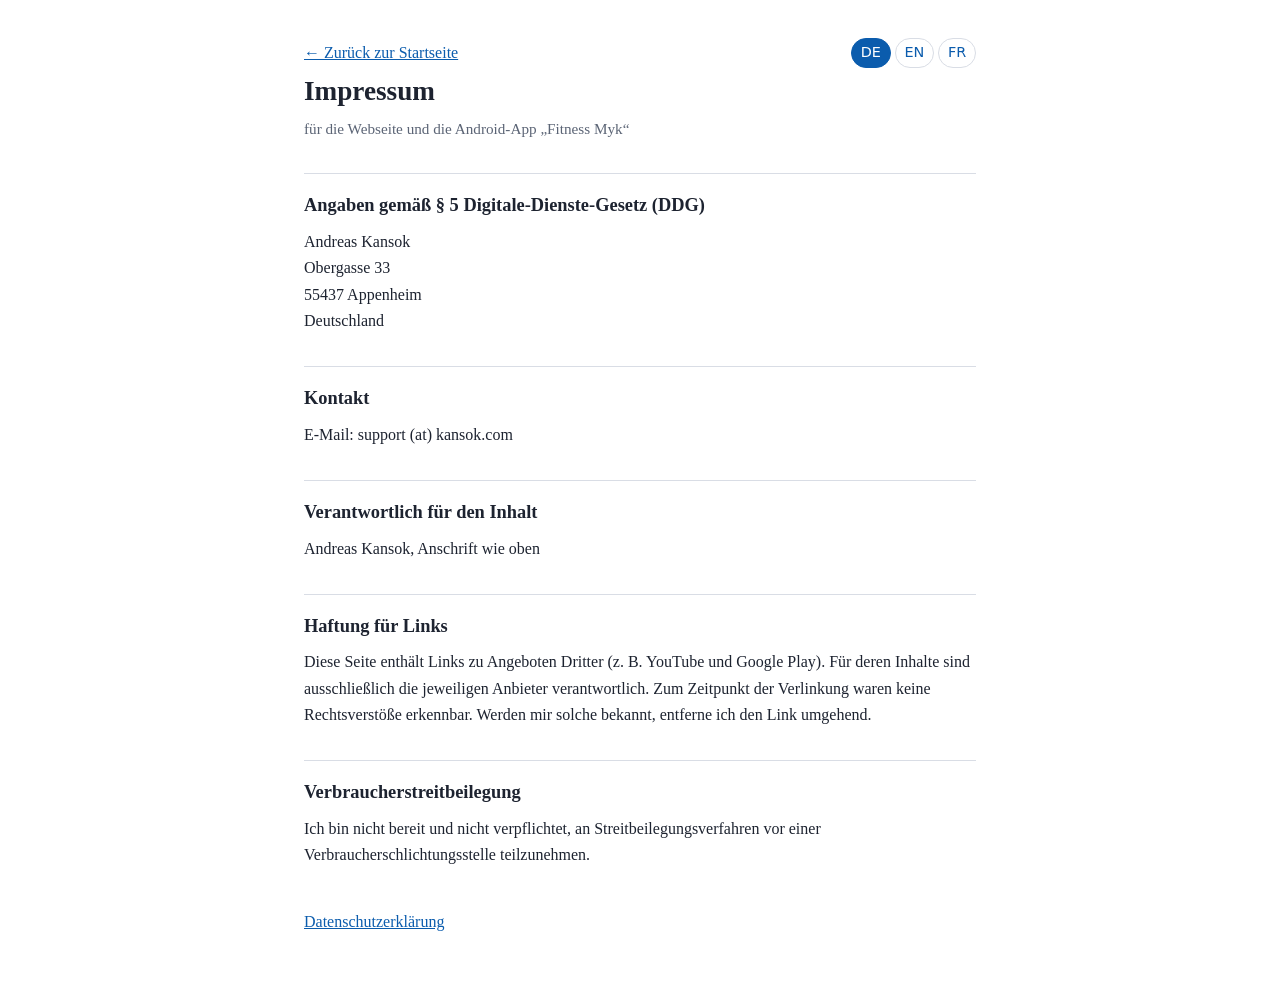
<file: impressum.html>
<!DOCTYPE html>
<html lang="de">
<head>
<meta charset="utf-8">
<meta name="viewport" content="width=device-width, initial-scale=1">
<title>Impressum · Fitness Myk</title>
<link rel="stylesheet" href="legal.css">
</head>
<body>

<div class="top"><p><a href="./">← Zurück zur Startseite</a></p><nav class="lang" aria-label="Sprache"><a href="impressum.html" lang="de" aria-current="page">DE</a><a href="en/legal-notice.html" lang="en" hreflang="en">EN</a><a href="fr/mentions-legales.html" lang="fr" hreflang="fr">FR</a></nav></div>

<h1>Impressum</h1>
<p class="stand">für die Webseite und die Android-App „Fitness Myk“</p>

<h2>Angaben gemäß § 5 Digitale-Dienste-Gesetz (DDG)</h2>
<p>
  Andreas Kansok<br>
  Obergasse 33<br>
  55437 Appenheim<br>
  Deutschland
</p>

<h2>Kontakt</h2>
<p>E-Mail: support (at) kansok.com</p>

<h2>Verantwortlich für den Inhalt</h2>
<p>
  Andreas Kansok, Anschrift wie oben
</p>

<h2>Haftung für Links</h2>
<p>
  Diese Seite enthält Links zu Angeboten Dritter (z. B. YouTube und Google Play). Für deren
  Inhalte sind ausschließlich die jeweiligen Anbieter verantwortlich. Zum Zeitpunkt der
  Verlinkung waren keine Rechtsverstöße erkennbar. Werden mir solche bekannt, entferne ich
  den Link umgehend.
</p>

<h2>Verbraucherstreitbeilegung</h2>
<p>
  Ich bin nicht bereit und nicht verpflichtet, an Streitbeilegungsverfahren vor einer
  Verbraucherschlichtungsstelle teilzunehmen.
</p>

<p style="margin-top:2.5rem"><a href="datenschutz.html">Datenschutzerklärung</a></p>

</body>
</html>
</file>
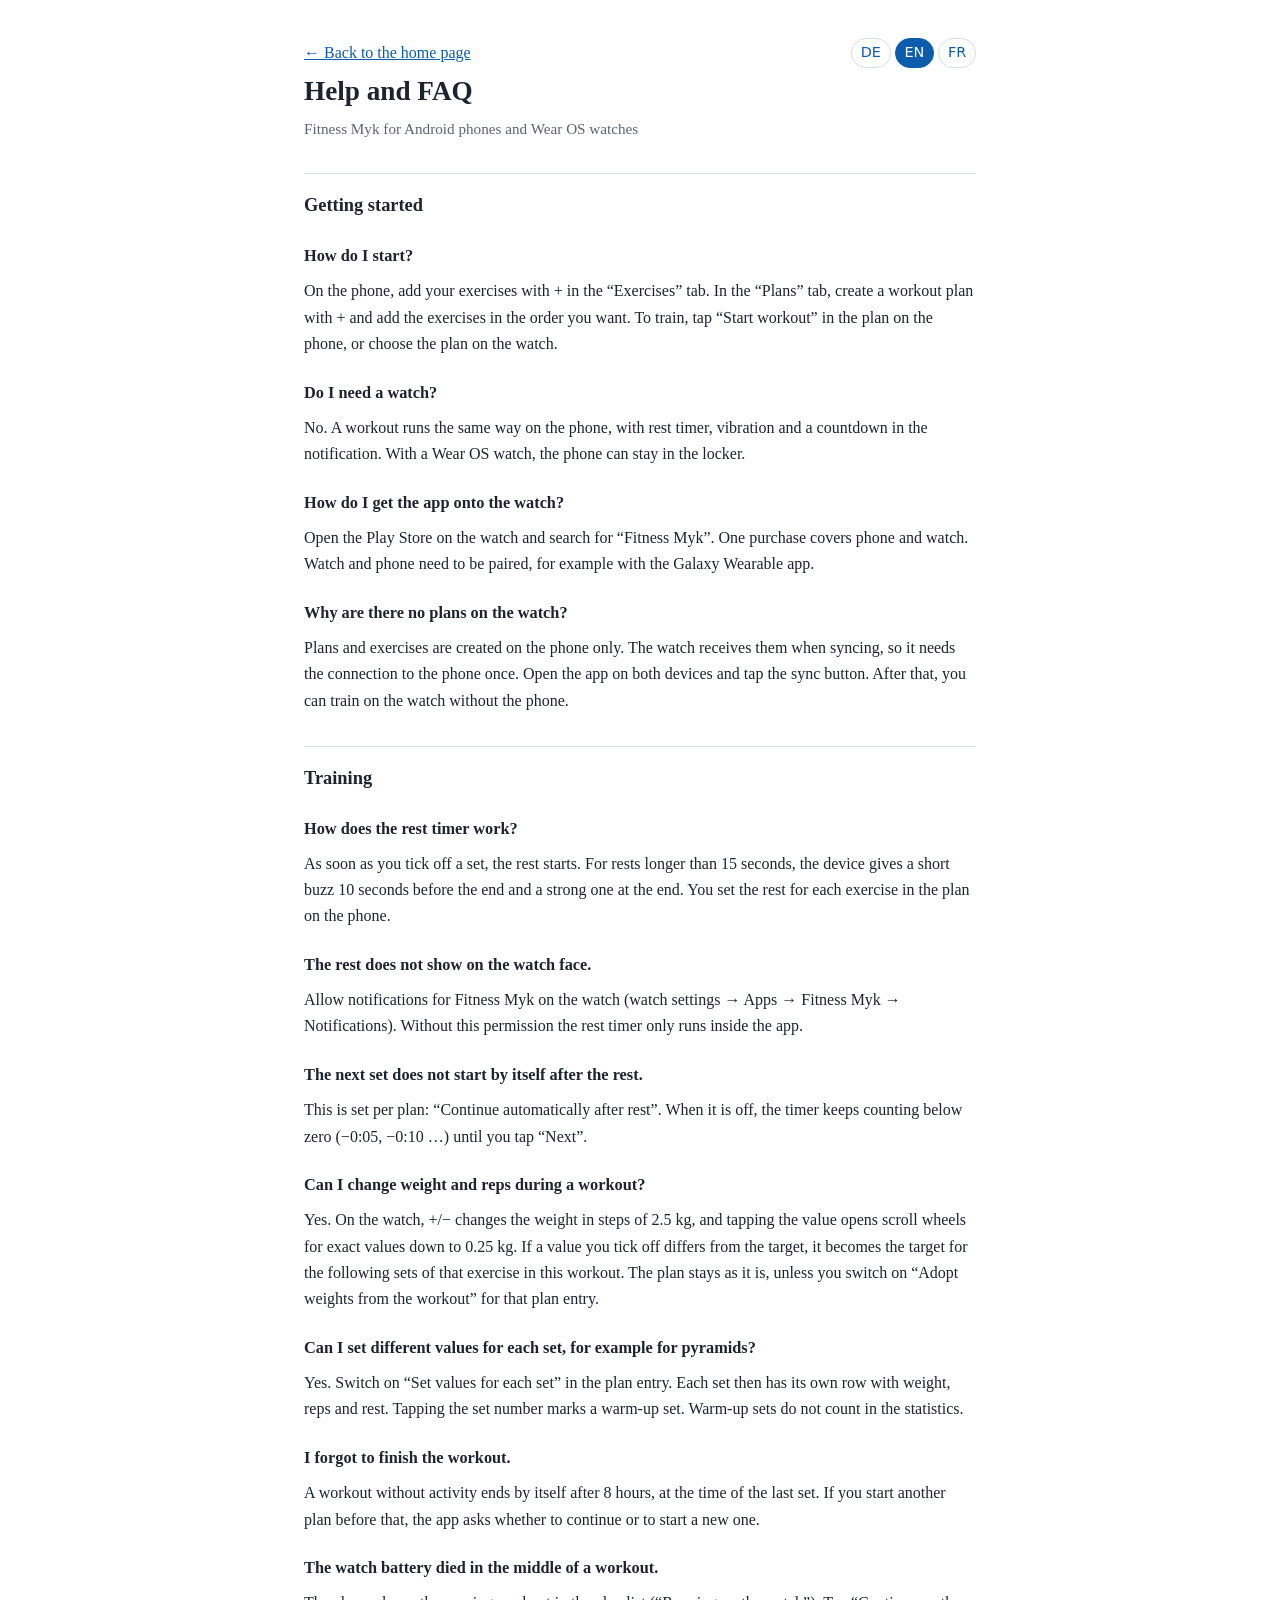
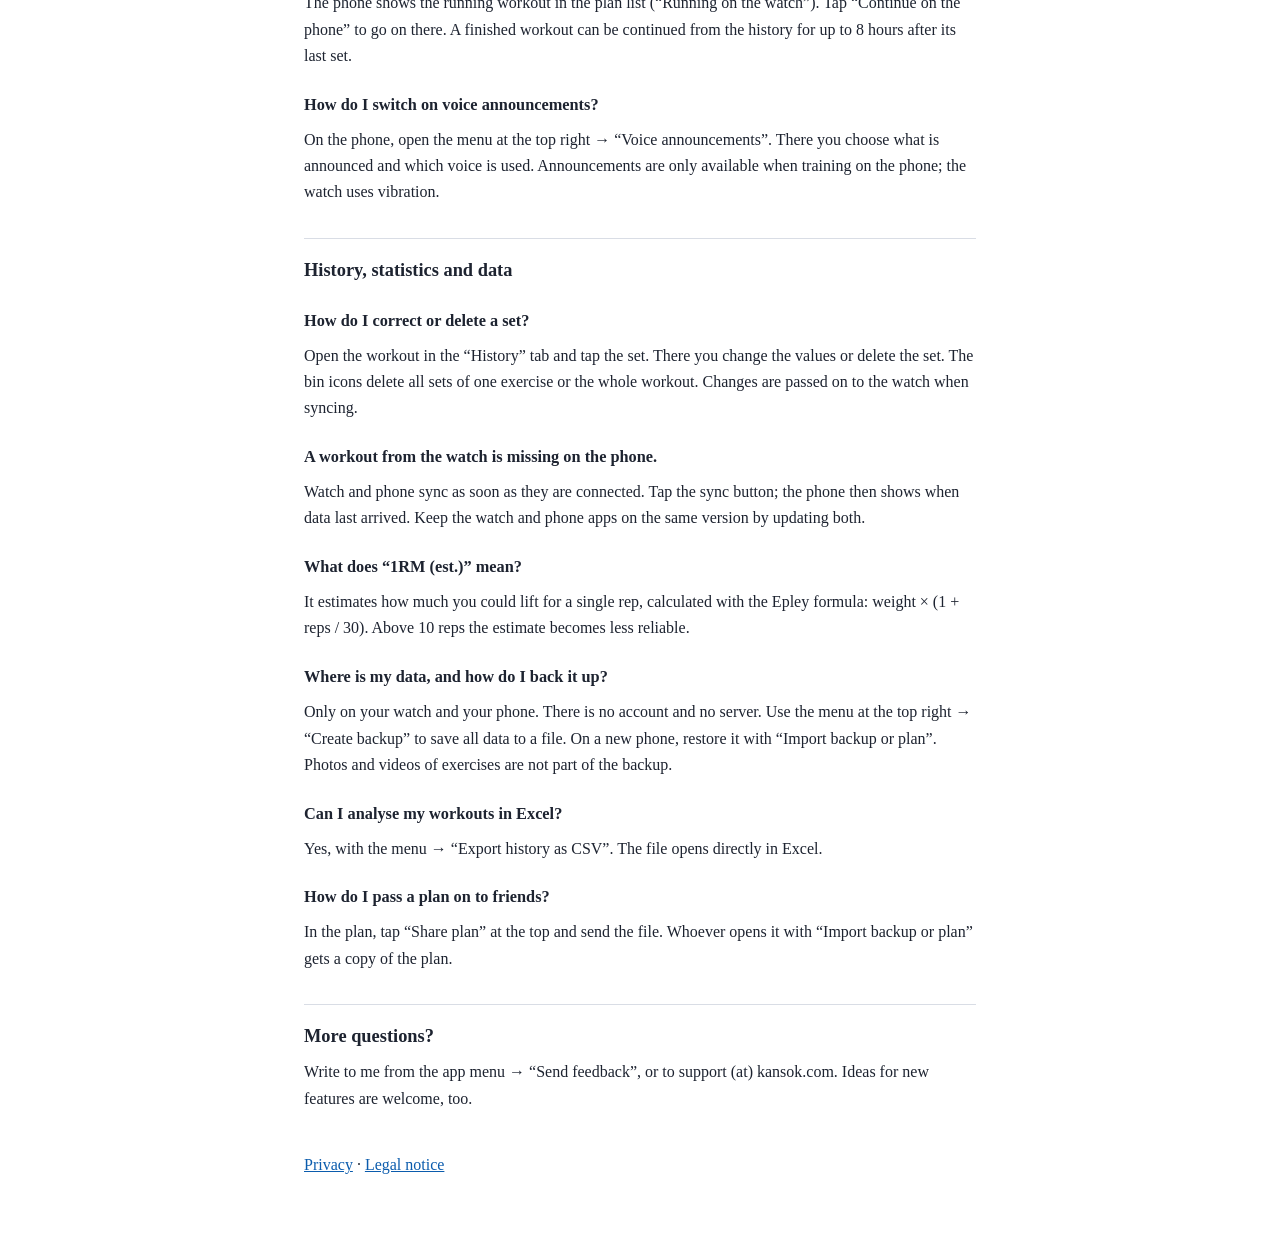
<file: en/help.html>
<!DOCTYPE html>
<html lang="en">
<head>
<meta charset="utf-8">
<meta name="viewport" content="width=device-width, initial-scale=1">
<title>Help and FAQ · Fitness Myk</title>
<meta name="description" content="Answers to common questions about Fitness Myk: creating plans, training on the watch and the phone, rest timer, syncing, backups and history.">
<link rel="alternate" hreflang="de" href="https://dersocke.github.io/fitness-myk/hilfe.html">
<link rel="alternate" hreflang="en" href="https://dersocke.github.io/fitness-myk/en/help.html">
<link rel="alternate" hreflang="fr" href="https://dersocke.github.io/fitness-myk/fr/aide.html">
<link rel="stylesheet" href="../legal.css">
</head>
<body>

<div class="top"><p><a href="./">← Back to the home page</a></p><nav class="lang" aria-label="Language"><a href="../hilfe.html" lang="de" hreflang="de">DE</a><a href="help.html" lang="en" aria-current="page">EN</a><a href="../fr/aide.html" lang="fr" hreflang="fr">FR</a></nav></div>

<h1>Help and FAQ</h1>
<p class="stand">Fitness Myk for Android phones and Wear OS watches</p>

<h2>Getting started</h2>

<h3>How do I start?</h3>
<p>
  On the phone, add your exercises with + in the “Exercises” tab. In the “Plans” tab, create a
  workout plan with + and add the exercises in the order you want. To train, tap “Start workout”
  in the plan on the phone, or choose the plan on the watch.
</p>

<h3>Do I need a watch?</h3>
<p>
  No. A workout runs the same way on the phone, with rest timer, vibration and a countdown in the
  notification. With a Wear OS watch, the phone can stay in the locker.
</p>

<h3>How do I get the app onto the watch?</h3>
<p>
  Open the Play Store on the watch and search for “Fitness Myk”. One purchase covers phone and watch.
  Watch and phone need to be paired, for example with the Galaxy Wearable app.
</p>

<h3>Why are there no plans on the watch?</h3>
<p>
  Plans and exercises are created on the phone only. The watch receives them when syncing, so it needs
  the connection to the phone once. Open the app on both devices and tap the sync button. After that,
  you can train on the watch without the phone.
</p>

<h2>Training</h2>

<h3>How does the rest timer work?</h3>
<p>
  As soon as you tick off a set, the rest starts. For rests longer than 15 seconds, the device gives a
  short buzz 10 seconds before the end and a strong one at the end. You set the rest for each exercise
  in the plan on the phone.
</p>

<h3>The rest does not show on the watch face.</h3>
<p>
  Allow notifications for Fitness Myk on the watch (watch settings → Apps → Fitness Myk →
  Notifications). Without this permission the rest timer only runs inside the app.
</p>

<h3>The next set does not start by itself after the rest.</h3>
<p>
  This is set per plan: “Continue automatically after rest”. When it is off, the timer keeps counting
  below zero (−0:05, −0:10 …) until you tap “Next”.
</p>

<h3>Can I change weight and reps during a workout?</h3>
<p>
  Yes. On the watch, +/− changes the weight in steps of 2.5 kg, and tapping the value opens scroll
  wheels for exact values down to 0.25 kg. If a value you tick off differs from the target, it becomes
  the target for the following sets of that exercise in this workout. The plan stays as it is, unless
  you switch on “Adopt weights from the workout” for that plan entry.
</p>

<h3>Can I set different values for each set, for example for pyramids?</h3>
<p>
  Yes. Switch on “Set values for each set” in the plan entry. Each set then has its own row with weight,
  reps and rest. Tapping the set number marks a warm-up set. Warm-up sets do not count in the statistics.
</p>

<h3>I forgot to finish the workout.</h3>
<p>
  A workout without activity ends by itself after 8 hours, at the time of the last set. If you start
  another plan before that, the app asks whether to continue or to start a new one.
</p>

<h3>The watch battery died in the middle of a workout.</h3>
<p>
  The phone shows the running workout in the plan list (“Running on the watch”). Tap “Continue on the
  phone” to go on there. A finished workout can be continued from the history for up to 8 hours after
  its last set.
</p>

<h3>How do I switch on voice announcements?</h3>
<p>
  On the phone, open the menu at the top right → “Voice announcements”. There you choose what is
  announced and which voice is used. Announcements are only available when training on the phone;
  the watch uses vibration.
</p>

<h2>History, statistics and data</h2>

<h3>How do I correct or delete a set?</h3>
<p>
  Open the workout in the “History” tab and tap the set. There you change the values or delete the set.
  The bin icons delete all sets of one exercise or the whole workout. Changes are passed on to the watch
  when syncing.
</p>

<h3>A workout from the watch is missing on the phone.</h3>
<p>
  Watch and phone sync as soon as they are connected. Tap the sync button; the phone then shows when
  data last arrived. Keep the watch and phone apps on the same version by updating both.
</p>

<h3>What does “1RM (est.)” mean?</h3>
<p>
  It estimates how much you could lift for a single rep, calculated with the Epley formula:
  weight × (1 + reps / 30). Above 10 reps the estimate becomes less reliable.
</p>

<h3>Where is my data, and how do I back it up?</h3>
<p>
  Only on your watch and your phone. There is no account and no server. Use the menu at the top right →
  “Create backup” to save all data to a file. On a new phone, restore it with “Import backup or plan”.
  Photos and videos of exercises are not part of the backup.
</p>

<h3>Can I analyse my workouts in Excel?</h3>
<p>
  Yes, with the menu → “Export history as CSV”. The file opens directly in Excel.
</p>

<h3>How do I pass a plan on to friends?</h3>
<p>
  In the plan, tap “Share plan” at the top and send the file. Whoever opens it with “Import backup or
  plan” gets a copy of the plan.
</p>

<h2>More questions?</h2>
<p>
  Write to me from the app menu → “Send feedback”, or to support (at) kansok.com.
  Ideas for new features are welcome, too.
</p>

<p style="margin-top:2.5rem"><a href="privacy.html">Privacy</a> · <a href="legal-notice.html">Legal notice</a></p>

</body>
</html>
</file>
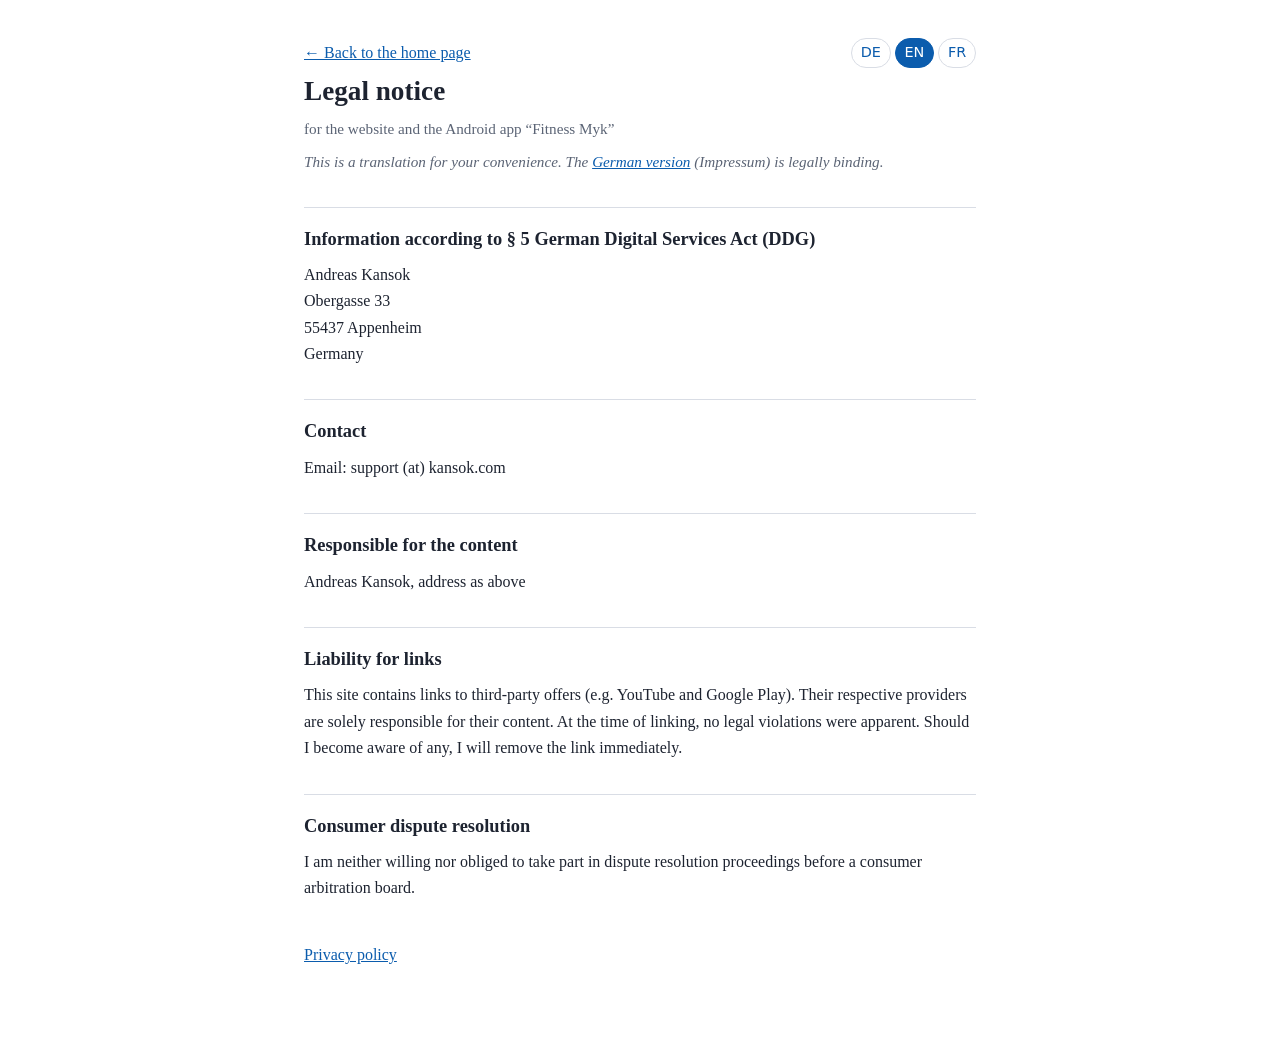
<file: en/legal-notice.html>
<!DOCTYPE html>
<html lang="en">
<head>
<meta charset="utf-8">
<meta name="viewport" content="width=device-width, initial-scale=1">
<title>Legal notice · Fitness Myk</title>
<link rel="stylesheet" href="../legal.css">
</head>
<body>

<div class="top"><p><a href="./">← Back to the home page</a></p><nav class="lang" aria-label="Language"><a href="../impressum.html" lang="de" hreflang="de">DE</a><a href="legal-notice.html" lang="en" aria-current="page">EN</a><a href="../fr/mentions-legales.html" lang="fr" hreflang="fr">FR</a></nav></div>

<h1>Legal notice</h1>
<p class="stand">for the website and the Android app “Fitness Myk”</p>
<p class="note">This is a translation for your convenience. The <a href="../impressum.html">German version</a> (Impressum) is legally binding.</p>

<h2>Information according to § 5 German Digital Services Act (DDG)</h2>
<p>
  Andreas Kansok<br>
  Obergasse 33<br>
  55437 Appenheim<br>
  Germany
</p>

<h2>Contact</h2>
<p>Email: support (at) kansok.com</p>

<h2>Responsible for the content</h2>
<p>
  Andreas Kansok, address as above
</p>

<h2>Liability for links</h2>
<p>
  This site contains links to third-party offers (e.g. YouTube and Google Play). Their
  respective providers are solely responsible for their content. At the time of linking,
  no legal violations were apparent. Should I become aware of any, I will remove the link
  immediately.
</p>

<h2>Consumer dispute resolution</h2>
<p>
  I am neither willing nor obliged to take part in dispute resolution proceedings before a
  consumer arbitration board.
</p>

<p style="margin-top:2.5rem"><a href="privacy.html">Privacy policy</a></p>

</body>
</html>
</file>
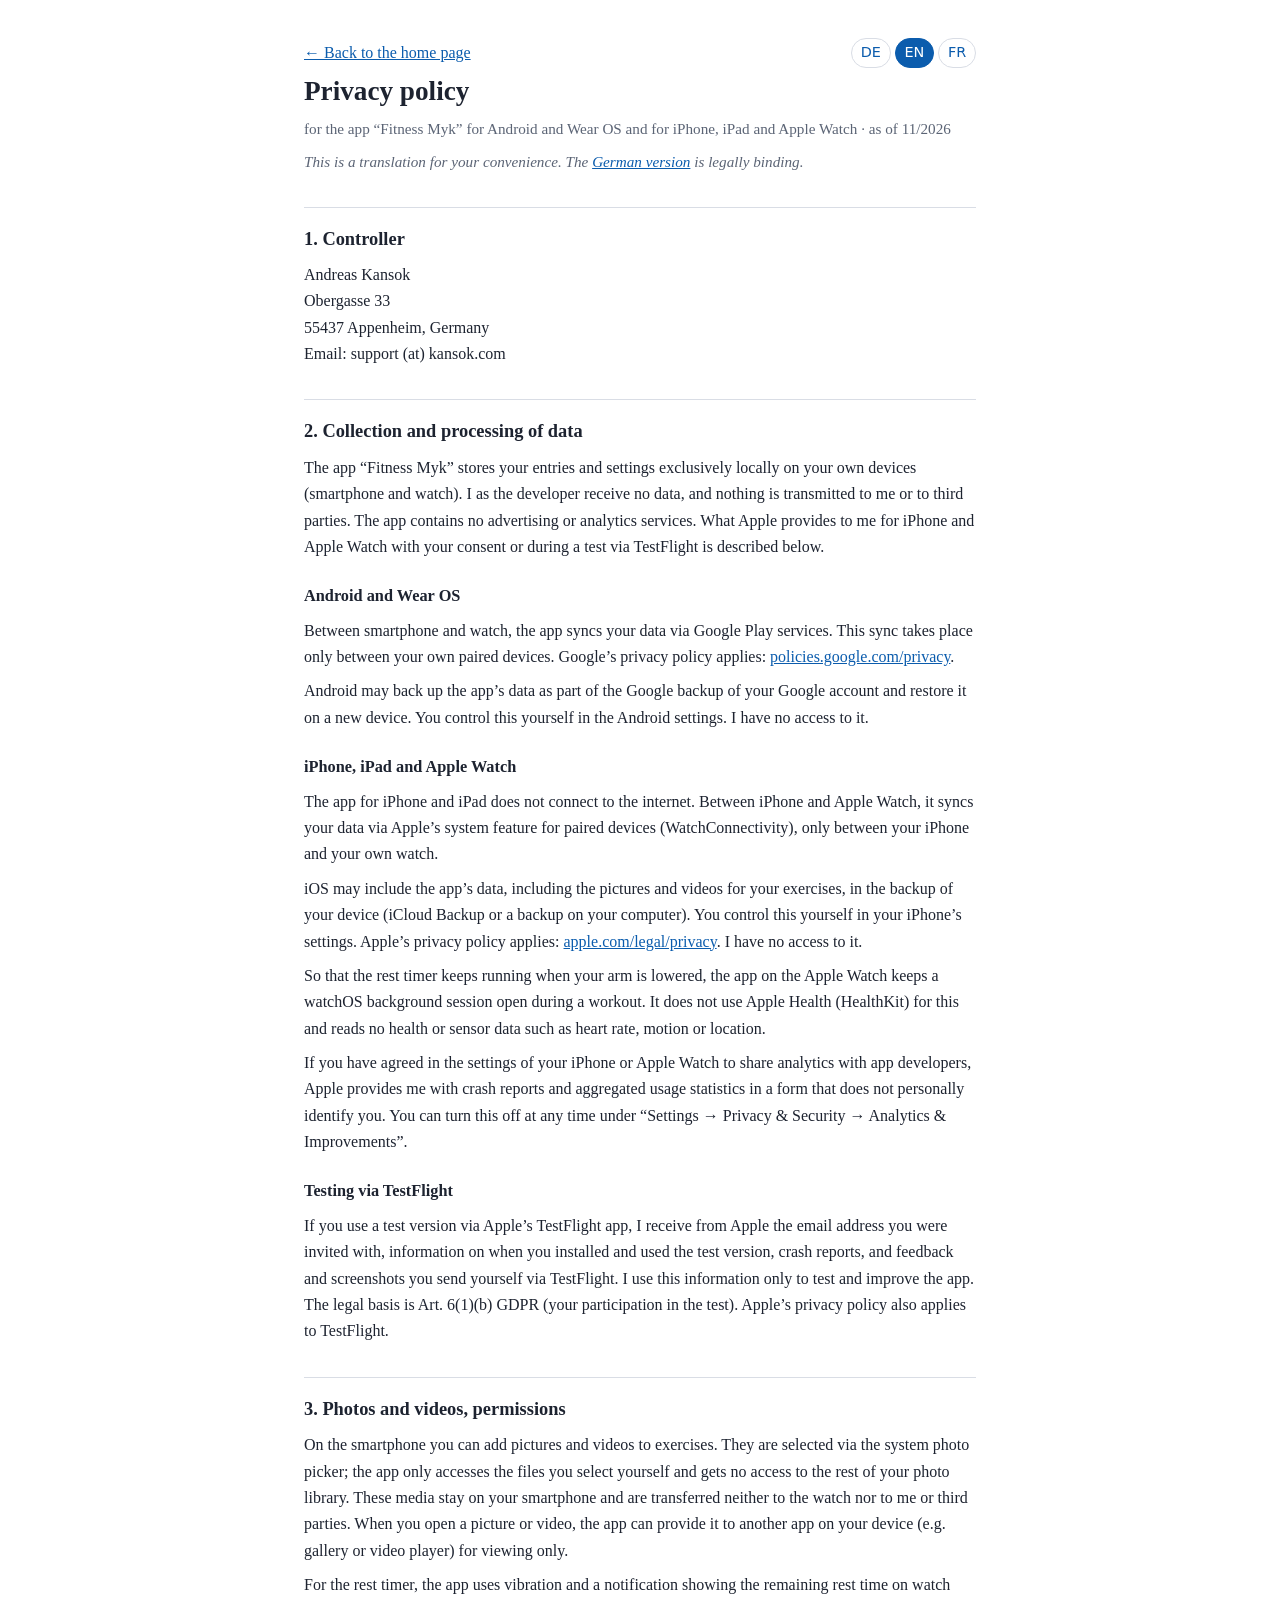
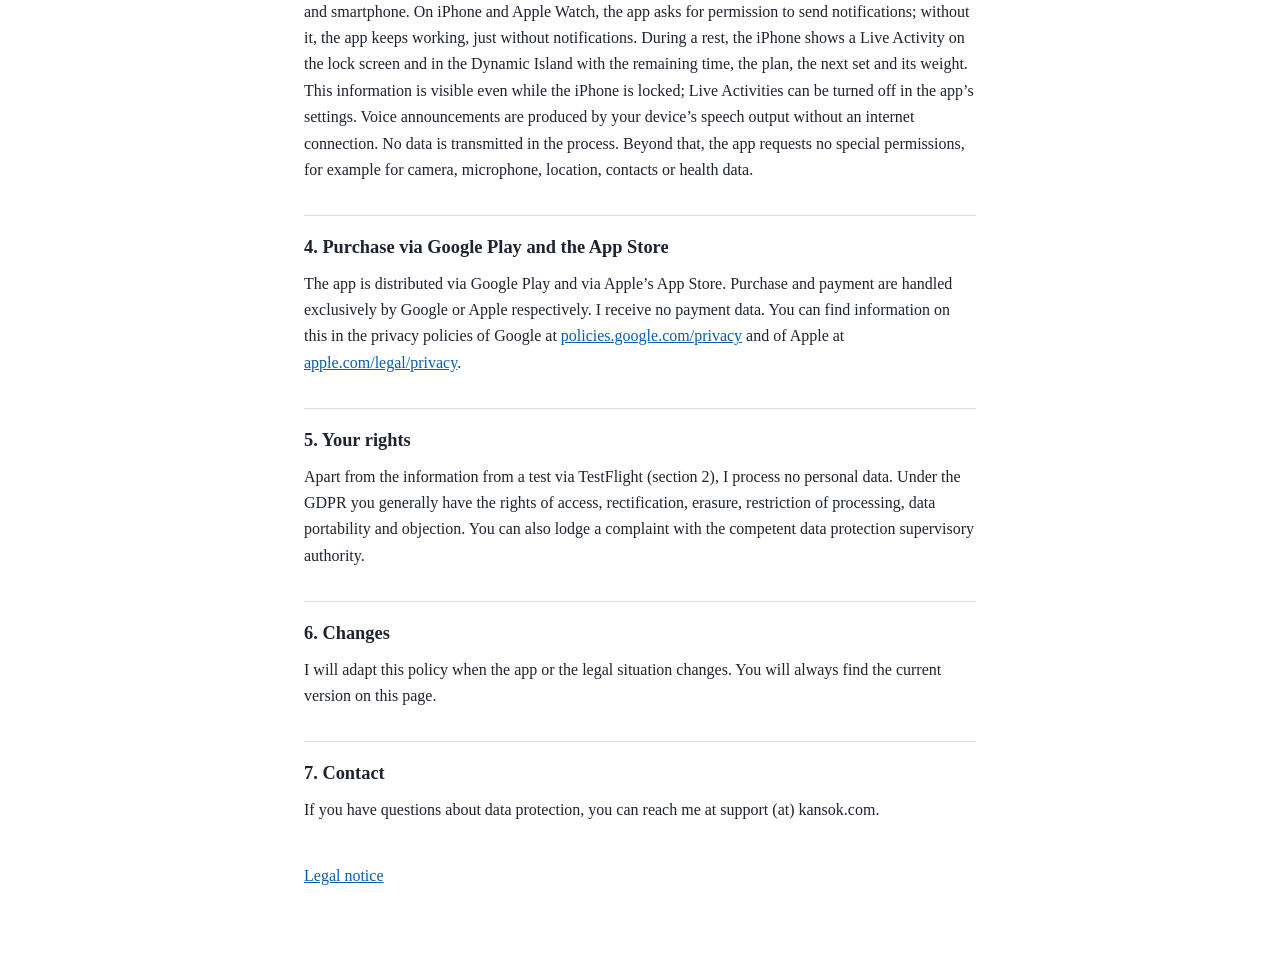
<file: en/privacy.html>
<!DOCTYPE html>
<html lang="en">
<head>
<meta charset="utf-8">
<meta name="viewport" content="width=device-width, initial-scale=1">
<title>Privacy policy · Fitness Myk</title>
<link rel="stylesheet" href="../legal.css">
</head>
<body>

<div class="top"><p><a href="./">← Back to the home page</a></p><nav class="lang" aria-label="Language"><a href="../datenschutz.html" lang="de" hreflang="de">DE</a><a href="privacy.html" lang="en" aria-current="page">EN</a><a href="../fr/confidentialite.html" lang="fr" hreflang="fr">FR</a></nav></div>

<h1>Privacy policy</h1>
<p class="stand">for the app “Fitness Myk” for Android and Wear OS and for iPhone, iPad and Apple Watch · as of 11/2026</p>
<p class="note">This is a translation for your convenience. The <a href="../datenschutz.html">German version</a> is legally binding.</p>

<h2>1. Controller</h2>
<p>
  Andreas Kansok<br>
  Obergasse 33<br>
  55437 Appenheim, Germany<br>
  Email: support (at) kansok.com
</p>

<h2>2. Collection and processing of data</h2>
<p>
  The app “Fitness Myk” stores your entries and settings exclusively locally on your
  own devices (smartphone and watch). I as the developer receive no data, and nothing
  is transmitted to me or to third parties. The app contains no advertising or
  analytics services. What Apple provides to me for iPhone and Apple Watch with your
  consent or during a test via TestFlight is described below.
</p>

<h3>Android and Wear OS</h3>
<p>
  Between smartphone and watch, the app syncs your data via Google Play services.
  This sync takes place only between your own paired devices. Google’s privacy policy
  applies:
  <a href="https://policies.google.com/privacy">policies.google.com/privacy</a>.
</p>
<p>
  Android may back up the app’s data as part of the Google backup of your Google account
  and restore it on a new device. You control this yourself in the Android settings.
  I have no access to it.
</p>

<h3>iPhone, iPad and Apple Watch</h3>
<p>
  The app for iPhone and iPad does not connect to the internet. Between iPhone and Apple
  Watch, it syncs your data via Apple’s system feature for paired devices
  (WatchConnectivity), only between your iPhone and your own watch.
</p>
<p>
  iOS may include the app’s data, including the pictures and videos for your exercises,
  in the backup of your device (iCloud Backup or a backup on your computer). You control
  this yourself in your iPhone’s settings. Apple’s privacy policy applies:
  <a href="https://www.apple.com/legal/privacy/">apple.com/legal/privacy</a>.
  I have no access to it.
</p>
<p>
  So that the rest timer keeps running when your arm is lowered, the app on the Apple Watch
  keeps a watchOS background session open during a workout. It does not use Apple Health
  (HealthKit) for this and reads no health or sensor data such as heart rate, motion or
  location.
</p>
<p>
  If you have agreed in the settings of your iPhone or Apple Watch to share analytics with
  app developers, Apple provides me with crash reports and aggregated usage statistics in a
  form that does not personally identify you. You can turn this off at any time under
  “Settings → Privacy &amp; Security → Analytics &amp; Improvements”.
</p>

<h3>Testing via TestFlight</h3>
<p>
  If you use a test version via Apple’s TestFlight app, I receive from Apple the email
  address you were invited with, information on when you installed and used the test
  version, crash reports, and feedback and screenshots you send yourself via TestFlight.
  I use this information only to test and improve the app. The legal basis is
  Art. 6(1)(b) GDPR (your participation in the test). Apple’s privacy policy also applies
  to TestFlight.
</p>

<h2>3. Photos and videos, permissions</h2>
<p>
  On the smartphone you can add pictures and videos to exercises. They are selected via
  the system photo picker; the app only accesses the files you select yourself and gets
  no access to the rest of your photo library. These media stay on your smartphone and
  are transferred neither to the watch nor to me or third parties. When you open a picture
  or video, the app can provide it to another app on your device (e.g. gallery or video
  player) for viewing only.
</p>
<p>
  For the rest timer, the app uses vibration and a notification showing the remaining
  rest time on watch and smartphone. On iPhone and Apple Watch, the app asks for
  permission to send notifications; without it, the app keeps working, just without
  notifications. During a rest, the iPhone shows a Live Activity on the lock screen and in
  the Dynamic Island with the remaining time, the plan, the next set and its weight. This
  information is visible even while the iPhone is locked; Live Activities can be turned off
  in the app’s settings. Voice
  announcements are produced by your device’s speech output without an internet
  connection. No data is transmitted in the process. Beyond that, the app requests no
  special permissions, for example for camera, microphone, location, contacts or health
  data.
</p>

<h2>4. Purchase via Google Play and the App Store</h2>
<p>
  The app is distributed via Google Play and via Apple’s App Store. Purchase and payment
  are handled exclusively by Google or Apple respectively. I receive no payment data. You
  can find information on this in the privacy policies of Google at
  <a href="https://policies.google.com/privacy">policies.google.com/privacy</a> and of
  Apple at <a href="https://www.apple.com/legal/privacy/">apple.com/legal/privacy</a>.
</p>

<h2>5. Your rights</h2>
<p>
  Apart from the information from a test via TestFlight (section 2), I process no personal
  data. Under the GDPR you generally have the rights of access, rectification, erasure, restriction of
  processing, data portability and objection. You can also lodge a complaint with the
  competent data protection supervisory authority.
</p>

<h2>6. Changes</h2>
<p>
  I will adapt this policy when the app or the legal situation changes.
  You will always find the current version on this page.
</p>

<h2>7. Contact</h2>
<p>If you have questions about data protection, you can reach me at support (at) kansok.com.</p>

<p style="margin-top:2.5rem"><a href="legal-notice.html">Legal notice</a></p>

</body>
</html>
</file>
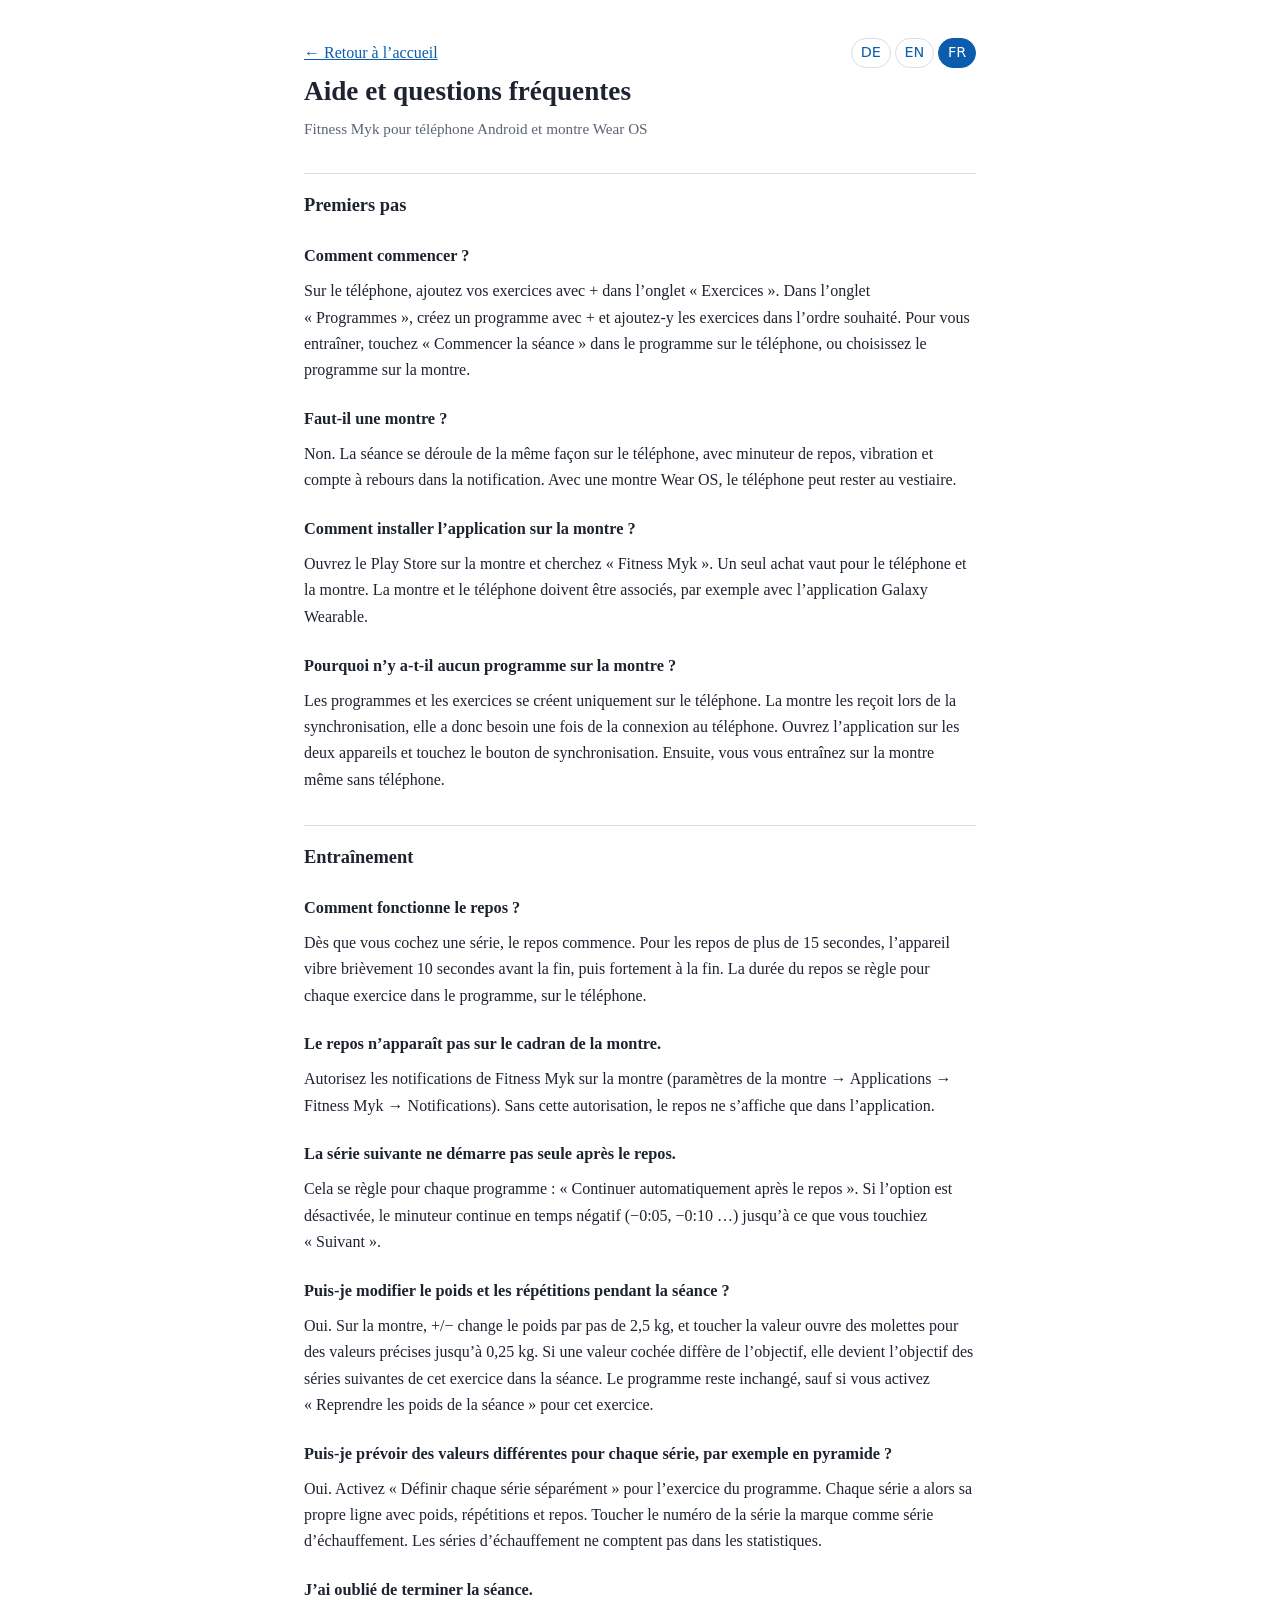
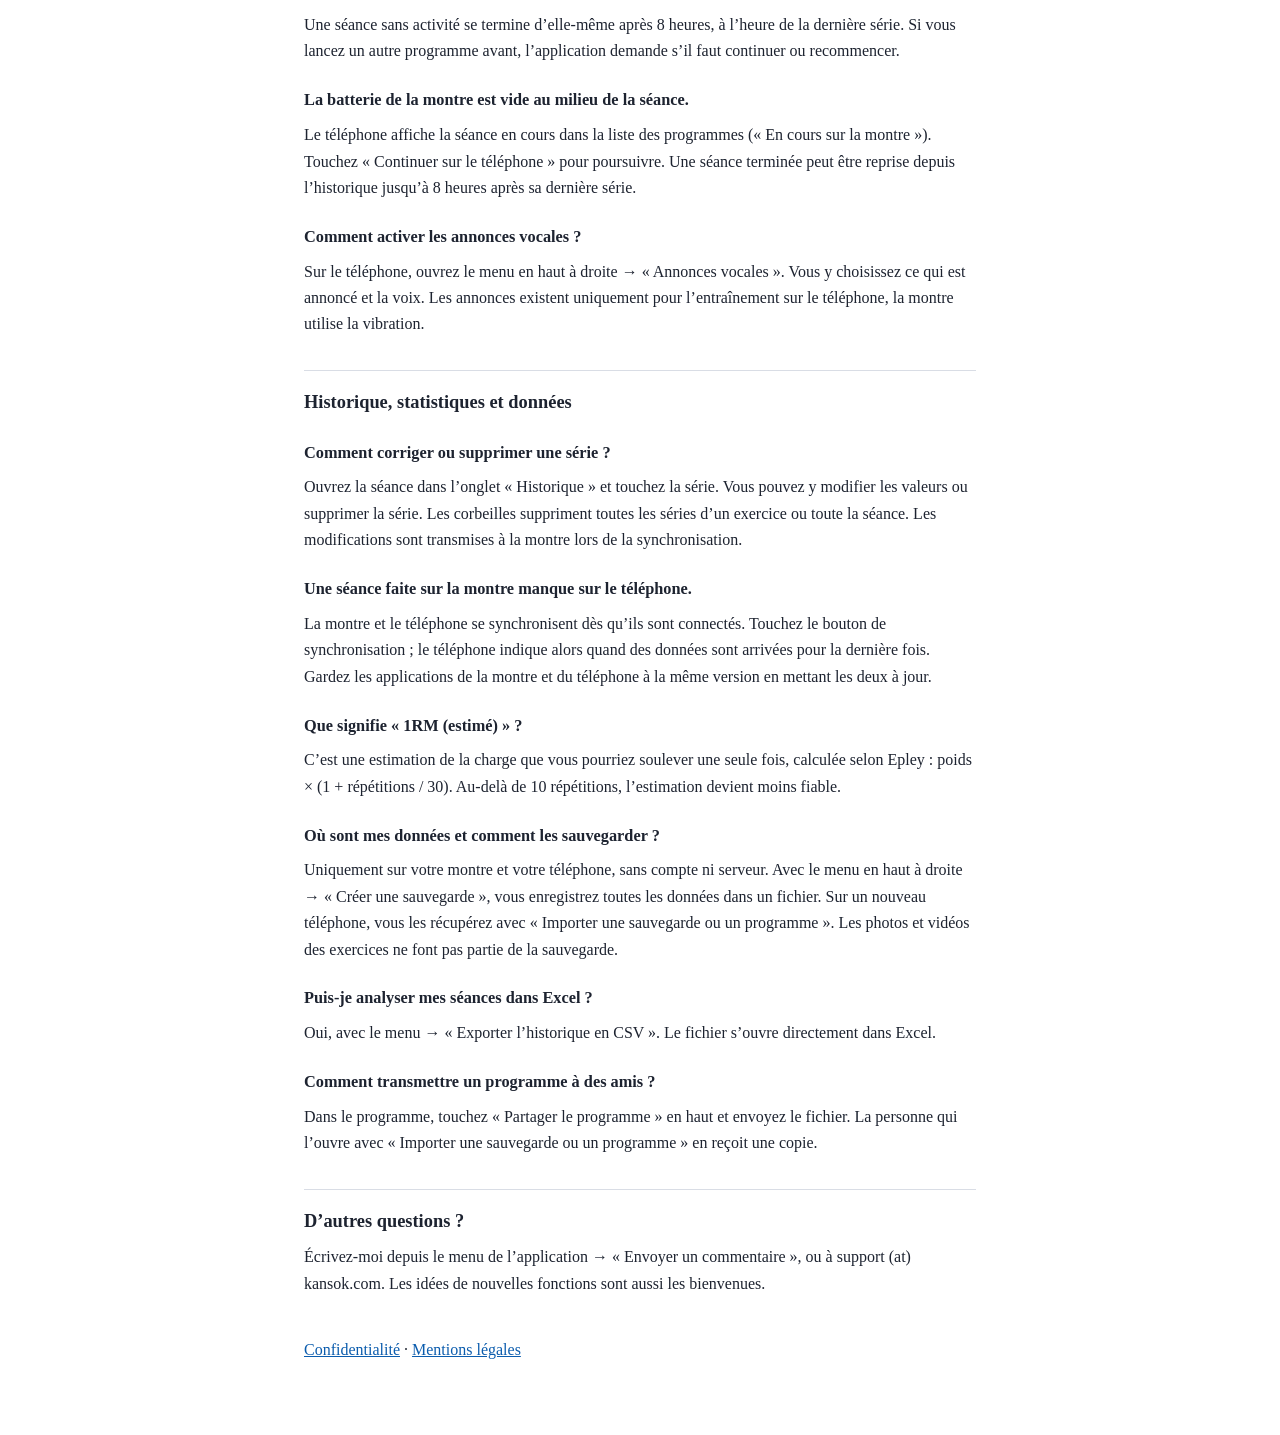
<file: fr/aide.html>
<!DOCTYPE html>
<html lang="fr">
<head>
<meta charset="utf-8">
<meta name="viewport" content="width=device-width, initial-scale=1">
<title>Aide et questions fréquentes · Fitness Myk</title>
<meta name="description" content="Réponses aux questions fréquentes sur Fitness Myk : créer des programmes, s’entraîner sur la montre et le téléphone, minuteur de repos, synchronisation, sauvegarde et historique.">
<link rel="alternate" hreflang="de" href="https://dersocke.github.io/fitness-myk/hilfe.html">
<link rel="alternate" hreflang="en" href="https://dersocke.github.io/fitness-myk/en/help.html">
<link rel="alternate" hreflang="fr" href="https://dersocke.github.io/fitness-myk/fr/aide.html">
<link rel="stylesheet" href="../legal.css">
</head>
<body>

<div class="top"><p><a href="./">← Retour à l’accueil</a></p><nav class="lang" aria-label="Langue"><a href="../hilfe.html" lang="de" hreflang="de">DE</a><a href="../en/help.html" lang="en" hreflang="en">EN</a><a href="aide.html" lang="fr" aria-current="page">FR</a></nav></div>

<h1>Aide et questions fréquentes</h1>
<p class="stand">Fitness Myk pour téléphone Android et montre Wear OS</p>

<h2>Premiers pas</h2>

<h3>Comment commencer&#160;?</h3>
<p>
  Sur le téléphone, ajoutez vos exercices avec + dans l’onglet «&#160;Exercices&#160;». Dans l’onglet
  «&#160;Programmes&#160;», créez un programme avec + et ajoutez-y les exercices dans l’ordre souhaité.
  Pour vous entraîner, touchez «&#160;Commencer la séance&#160;» dans le programme sur le téléphone,
  ou choisissez le programme sur la montre.
</p>

<h3>Faut-il une montre&#160;?</h3>
<p>
  Non. La séance se déroule de la même façon sur le téléphone, avec minuteur de repos, vibration et
  compte à rebours dans la notification. Avec une montre Wear OS, le téléphone peut rester au vestiaire.
</p>

<h3>Comment installer l’application sur la montre&#160;?</h3>
<p>
  Ouvrez le Play Store sur la montre et cherchez «&#160;Fitness Myk&#160;». Un seul achat vaut pour le
  téléphone et la montre. La montre et le téléphone doivent être associés, par exemple avec l’application
  Galaxy Wearable.
</p>

<h3>Pourquoi n’y a-t-il aucun programme sur la montre&#160;?</h3>
<p>
  Les programmes et les exercices se créent uniquement sur le téléphone. La montre les reçoit lors de la
  synchronisation, elle a donc besoin une fois de la connexion au téléphone. Ouvrez l’application sur les
  deux appareils et touchez le bouton de synchronisation. Ensuite, vous vous entraînez sur la montre même
  sans téléphone.
</p>

<h2>Entraînement</h2>

<h3>Comment fonctionne le repos&#160;?</h3>
<p>
  Dès que vous cochez une série, le repos commence. Pour les repos de plus de 15 secondes, l’appareil
  vibre brièvement 10 secondes avant la fin, puis fortement à la fin. La durée du repos se règle pour
  chaque exercice dans le programme, sur le téléphone.
</p>

<h3>Le repos n’apparaît pas sur le cadran de la montre.</h3>
<p>
  Autorisez les notifications de Fitness Myk sur la montre (paramètres de la montre → Applications →
  Fitness Myk → Notifications). Sans cette autorisation, le repos ne s’affiche que dans l’application.
</p>

<h3>La série suivante ne démarre pas seule après le repos.</h3>
<p>
  Cela se règle pour chaque programme&#160;: «&#160;Continuer automatiquement après le repos&#160;».
  Si l’option est désactivée, le minuteur continue en temps négatif (−0:05, −0:10 …) jusqu’à ce que vous
  touchiez «&#160;Suivant&#160;».
</p>

<h3>Puis-je modifier le poids et les répétitions pendant la séance&#160;?</h3>
<p>
  Oui. Sur la montre, +/− change le poids par pas de 2,5&#160;kg, et toucher la valeur ouvre des
  molettes pour des valeurs précises jusqu’à 0,25&#160;kg. Si une valeur cochée diffère de l’objectif,
  elle devient l’objectif des séries suivantes de cet exercice dans la séance. Le programme reste
  inchangé, sauf si vous activez «&#160;Reprendre les poids de la séance&#160;» pour cet exercice.
</p>

<h3>Puis-je prévoir des valeurs différentes pour chaque série, par exemple en pyramide&#160;?</h3>
<p>
  Oui. Activez «&#160;Définir chaque série séparément&#160;» pour l’exercice du programme. Chaque série
  a alors sa propre ligne avec poids, répétitions et repos. Toucher le numéro de la série la marque comme
  série d’échauffement. Les séries d’échauffement ne comptent pas dans les statistiques.
</p>

<h3>J’ai oublié de terminer la séance.</h3>
<p>
  Une séance sans activité se termine d’elle-même après 8&#160;heures, à l’heure de la dernière série.
  Si vous lancez un autre programme avant, l’application demande s’il faut continuer ou recommencer.
</p>

<h3>La batterie de la montre est vide au milieu de la séance.</h3>
<p>
  Le téléphone affiche la séance en cours dans la liste des programmes («&#160;En cours sur la
  montre&#160;»). Touchez «&#160;Continuer sur le téléphone&#160;» pour poursuivre. Une séance terminée
  peut être reprise depuis l’historique jusqu’à 8&#160;heures après sa dernière série.
</p>

<h3>Comment activer les annonces vocales&#160;?</h3>
<p>
  Sur le téléphone, ouvrez le menu en haut à droite → «&#160;Annonces vocales&#160;». Vous y choisissez
  ce qui est annoncé et la voix. Les annonces existent uniquement pour l’entraînement sur le téléphone,
  la montre utilise la vibration.
</p>

<h2>Historique, statistiques et données</h2>

<h3>Comment corriger ou supprimer une série&#160;?</h3>
<p>
  Ouvrez la séance dans l’onglet «&#160;Historique&#160;» et touchez la série. Vous pouvez y modifier
  les valeurs ou supprimer la série. Les corbeilles suppriment toutes les séries d’un exercice ou toute
  la séance. Les modifications sont transmises à la montre lors de la synchronisation.
</p>

<h3>Une séance faite sur la montre manque sur le téléphone.</h3>
<p>
  La montre et le téléphone se synchronisent dès qu’ils sont connectés. Touchez le bouton de
  synchronisation&#160;; le téléphone indique alors quand des données sont arrivées pour la dernière fois.
  Gardez les applications de la montre et du téléphone à la même version en mettant les deux à jour.
</p>

<h3>Que signifie «&#160;1RM (estimé)&#160;»&#160;?</h3>
<p>
  C’est une estimation de la charge que vous pourriez soulever une seule fois, calculée selon Epley&#160;:
  poids × (1 + répétitions / 30). Au-delà de 10 répétitions, l’estimation devient moins fiable.
</p>

<h3>Où sont mes données et comment les sauvegarder&#160;?</h3>
<p>
  Uniquement sur votre montre et votre téléphone, sans compte ni serveur. Avec le menu en haut à droite →
  «&#160;Créer une sauvegarde&#160;», vous enregistrez toutes les données dans un fichier. Sur un nouveau
  téléphone, vous les récupérez avec «&#160;Importer une sauvegarde ou un programme&#160;». Les photos et
  vidéos des exercices ne font pas partie de la sauvegarde.
</p>

<h3>Puis-je analyser mes séances dans Excel&#160;?</h3>
<p>
  Oui, avec le menu → «&#160;Exporter l’historique en CSV&#160;». Le fichier s’ouvre directement dans Excel.
</p>

<h3>Comment transmettre un programme à des amis&#160;?</h3>
<p>
  Dans le programme, touchez «&#160;Partager le programme&#160;» en haut et envoyez le fichier. La personne
  qui l’ouvre avec «&#160;Importer une sauvegarde ou un programme&#160;» en reçoit une copie.
</p>

<h2>D’autres questions&#160;?</h2>
<p>
  Écrivez-moi depuis le menu de l’application → «&#160;Envoyer un commentaire&#160;», ou à
  support (at) kansok.com. Les idées de nouvelles fonctions sont aussi les bienvenues.
</p>

<p style="margin-top:2.5rem"><a href="confidentialite.html">Confidentialité</a> · <a href="mentions-legales.html">Mentions légales</a></p>

</body>
</html>
</file>
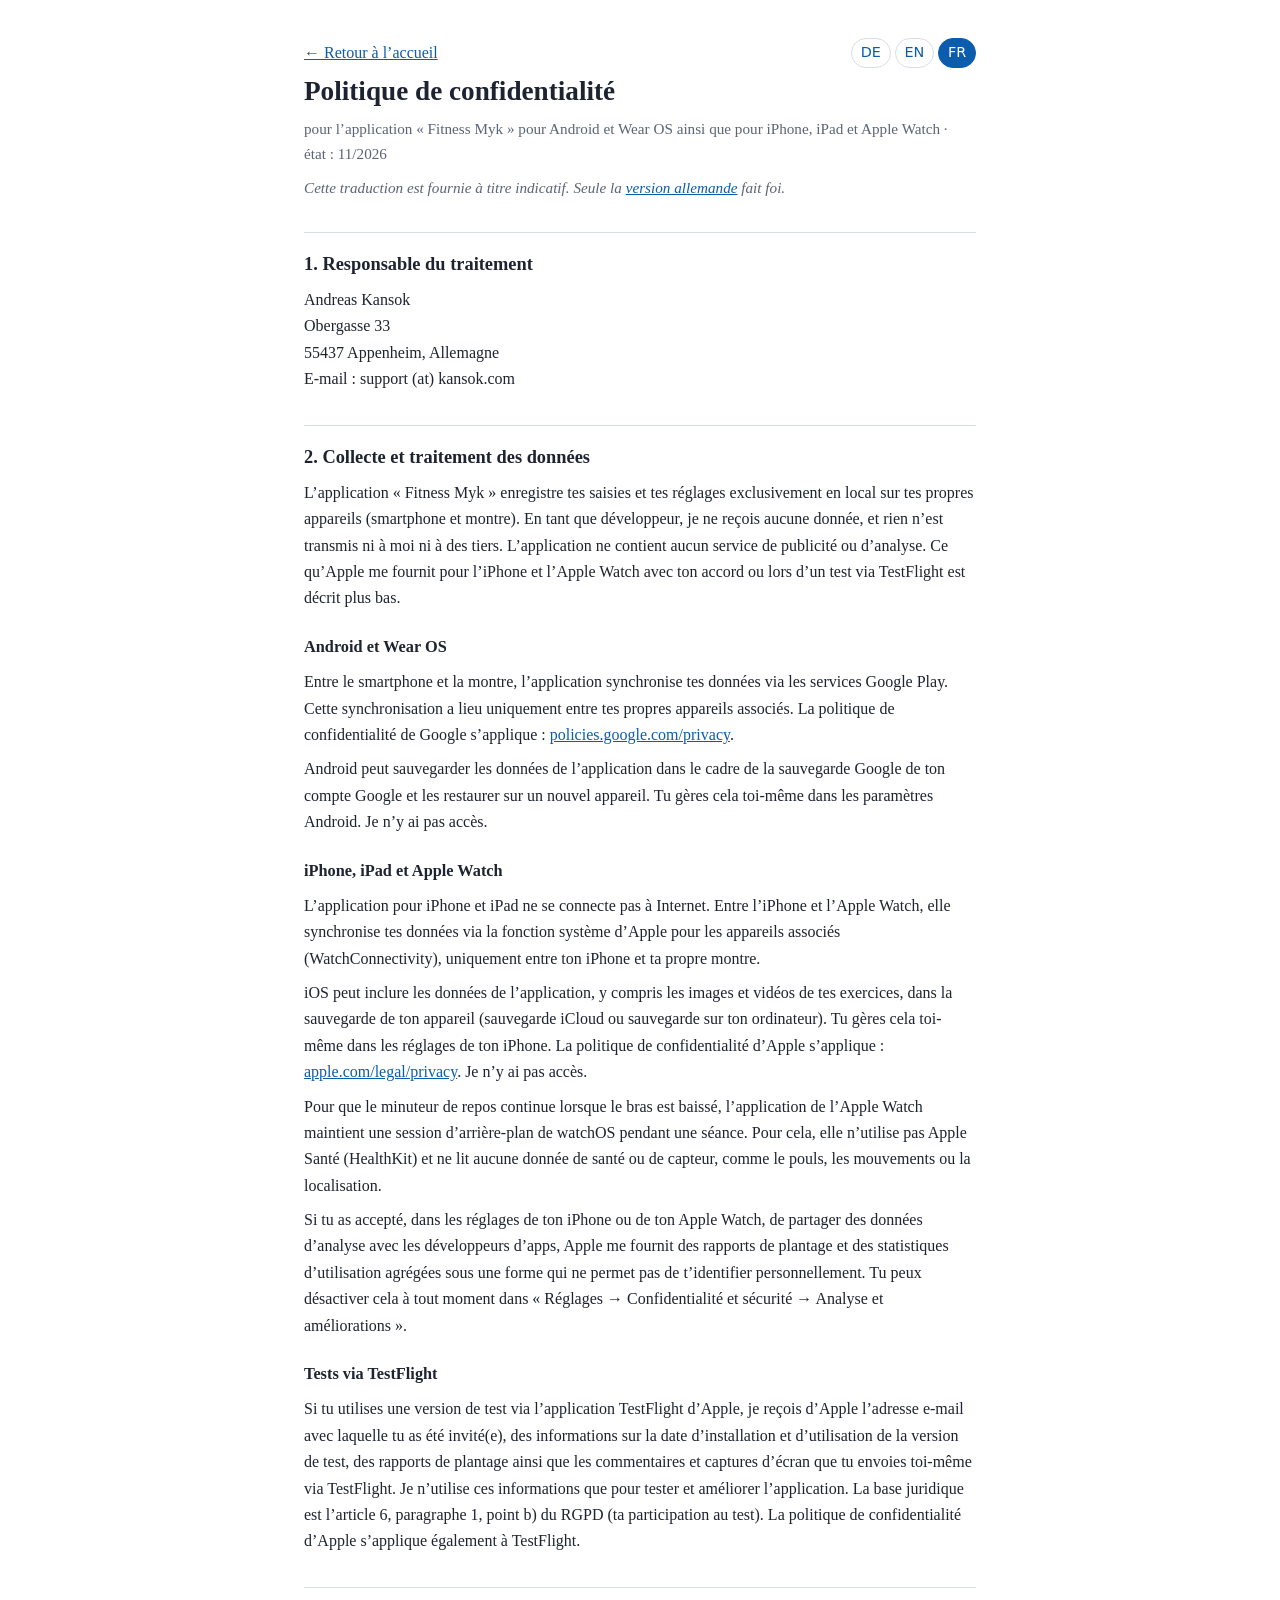
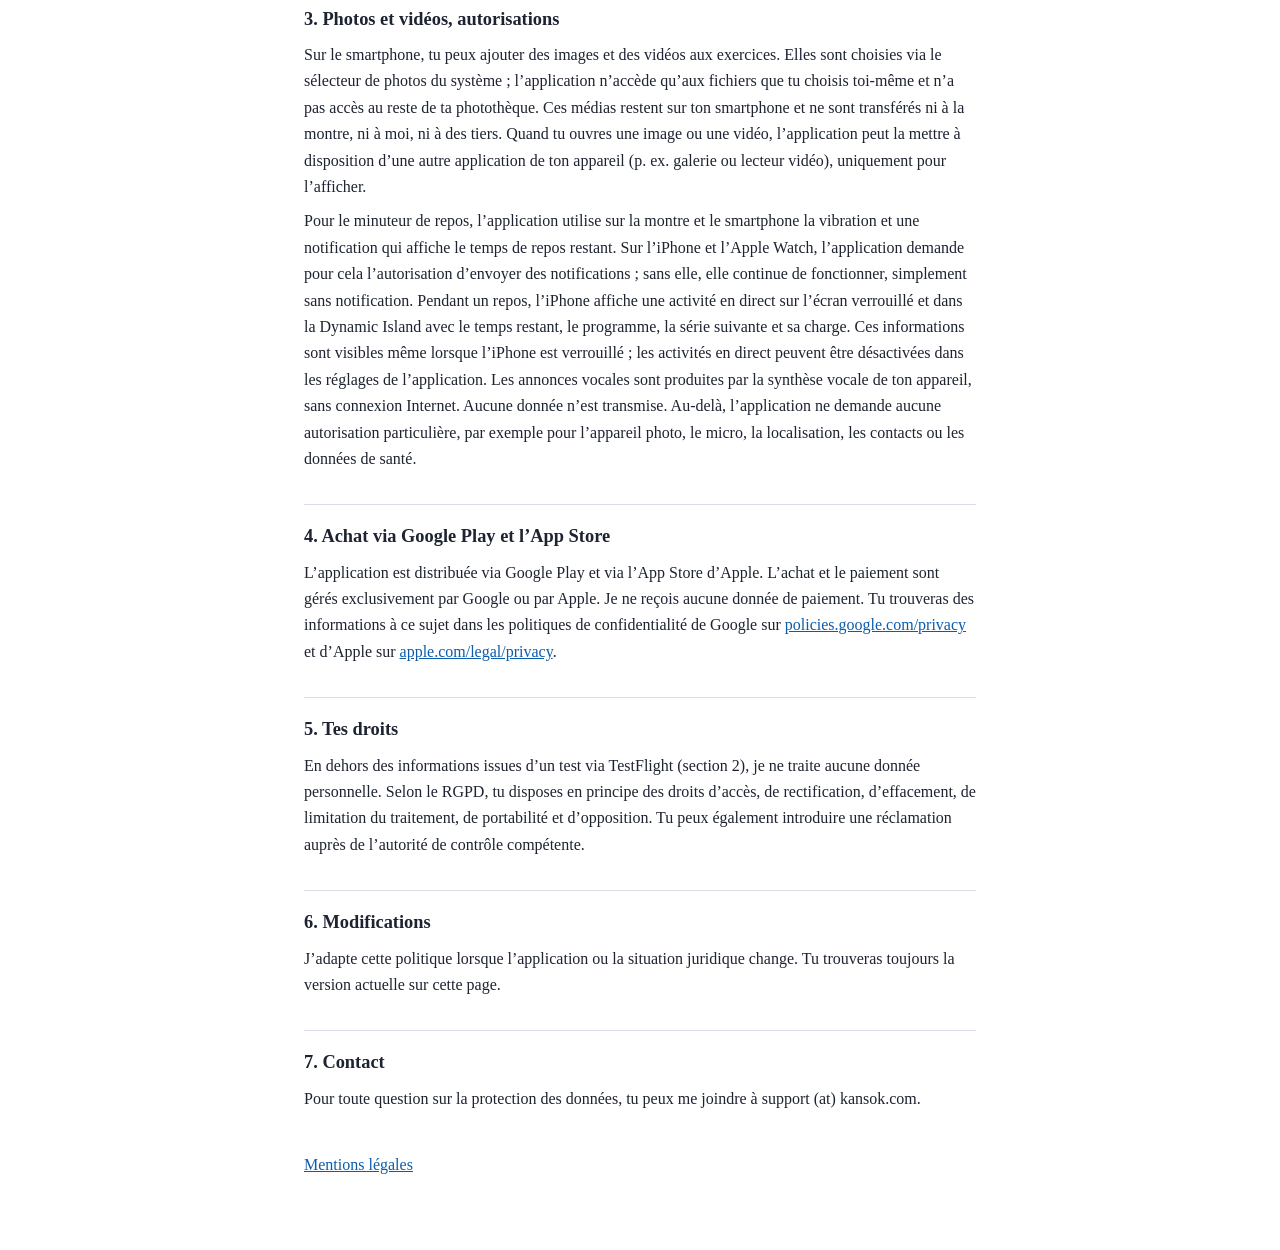
<file: fr/confidentialite.html>
<!DOCTYPE html>
<html lang="fr">
<head>
<meta charset="utf-8">
<meta name="viewport" content="width=device-width, initial-scale=1">
<title>Politique de confidentialité · Fitness Myk</title>
<link rel="stylesheet" href="../legal.css">
</head>
<body>

<div class="top"><p><a href="./">← Retour à l’accueil</a></p><nav class="lang" aria-label="Langue"><a href="../datenschutz.html" lang="de" hreflang="de">DE</a><a href="../en/privacy.html" lang="en" hreflang="en">EN</a><a href="confidentialite.html" lang="fr" aria-current="page">FR</a></nav></div>

<h1>Politique de confidentialité</h1>
<p class="stand">pour l’application «&#160;Fitness Myk&#160;» pour Android et Wear OS ainsi que pour iPhone, iPad et Apple Watch · état&#160;: 11/2026</p>
<p class="note">Cette traduction est fournie à titre indicatif. Seule la <a href="../datenschutz.html">version allemande</a> fait foi.</p>

<h2>1. Responsable du traitement</h2>
<p>
  Andreas Kansok<br>
  Obergasse 33<br>
  55437 Appenheim, Allemagne<br>
  E-mail&#160;: support (at) kansok.com
</p>

<h2>2. Collecte et traitement des données</h2>
<p>
  L’application «&#160;Fitness Myk&#160;» enregistre tes saisies et tes réglages
  exclusivement en local sur tes propres appareils (smartphone et montre). En tant que
  développeur, je ne reçois aucune donnée, et rien n’est transmis ni à moi ni à des tiers.
  L’application ne contient aucun service de publicité ou d’analyse. Ce qu’Apple me
  fournit pour l’iPhone et l’Apple Watch avec ton accord ou lors d’un test via TestFlight
  est décrit plus bas.
</p>

<h3>Android et Wear OS</h3>
<p>
  Entre le smartphone et la montre, l’application synchronise tes données via les
  services Google Play. Cette synchronisation a lieu uniquement entre tes propres
  appareils associés. La politique de confidentialité de Google s’applique&#160;:
  <a href="https://policies.google.com/privacy">policies.google.com/privacy</a>.
</p>
<p>
  Android peut sauvegarder les données de l’application dans le cadre de la sauvegarde
  Google de ton compte Google et les restaurer sur un nouvel appareil. Tu gères cela
  toi-même dans les paramètres Android. Je n’y ai pas accès.
</p>

<h3>iPhone, iPad et Apple Watch</h3>
<p>
  L’application pour iPhone et iPad ne se connecte pas à Internet. Entre l’iPhone et
  l’Apple Watch, elle synchronise tes données via la fonction système d’Apple pour les
  appareils associés (WatchConnectivity), uniquement entre ton iPhone et ta propre montre.
</p>
<p>
  iOS peut inclure les données de l’application, y compris les images et vidéos de tes
  exercices, dans la sauvegarde de ton appareil (sauvegarde iCloud ou sauvegarde sur ton
  ordinateur). Tu gères cela toi-même dans les réglages de ton iPhone. La politique de
  confidentialité d’Apple s’applique&#160;:
  <a href="https://www.apple.com/legal/privacy/">apple.com/legal/privacy</a>.
  Je n’y ai pas accès.
</p>
<p>
  Pour que le minuteur de repos continue lorsque le bras est baissé, l’application de
  l’Apple Watch maintient une session d’arrière-plan de watchOS pendant une séance. Pour
  cela, elle n’utilise pas Apple Santé (HealthKit) et ne lit aucune donnée de santé ou de
  capteur, comme le pouls, les mouvements ou la localisation.
</p>
<p>
  Si tu as accepté, dans les réglages de ton iPhone ou de ton Apple Watch, de partager des
  données d’analyse avec les développeurs d’apps, Apple me fournit des rapports de plantage
  et des statistiques d’utilisation agrégées sous une forme qui ne permet pas de
  t’identifier personnellement. Tu peux désactiver cela à tout moment dans «&#160;Réglages →
  Confidentialité et sécurité → Analyse et améliorations&#160;».
</p>

<h3>Tests via TestFlight</h3>
<p>
  Si tu utilises une version de test via l’application TestFlight d’Apple, je reçois
  d’Apple l’adresse e-mail avec laquelle tu as été invité(e), des informations sur la date
  d’installation et d’utilisation de la version de test, des rapports de plantage ainsi que
  les commentaires et captures d’écran que tu envoies toi-même via TestFlight. Je n’utilise
  ces informations que pour tester et améliorer l’application. La base juridique est
  l’article 6, paragraphe 1, point b) du RGPD (ta participation au test). La politique de
  confidentialité d’Apple s’applique également à TestFlight.
</p>

<h2>3. Photos et vidéos, autorisations</h2>
<p>
  Sur le smartphone, tu peux ajouter des images et des vidéos aux exercices. Elles sont
  choisies via le sélecteur de photos du système&#160;; l’application n’accède qu’aux
  fichiers que tu choisis toi-même et n’a pas accès au reste de ta photothèque. Ces médias
  restent sur ton smartphone et ne sont transférés ni à la montre, ni à moi, ni à des tiers. Quand tu ouvres une image ou une
  vidéo, l’application peut la mettre à disposition d’une autre application de ton
  appareil (p.&#160;ex. galerie ou lecteur vidéo), uniquement pour l’afficher.
</p>
<p>
  Pour le minuteur de repos, l’application utilise sur la montre et le smartphone la
  vibration et une notification qui affiche le temps de repos restant. Sur l’iPhone et
  l’Apple Watch, l’application demande pour cela l’autorisation d’envoyer des
  notifications&#160;; sans elle, elle continue de fonctionner, simplement sans
  notification. Pendant un repos, l’iPhone affiche une activité en direct sur l’écran
  verrouillé et dans la Dynamic Island avec le temps restant, le programme, la série
  suivante et sa charge. Ces informations sont visibles même lorsque l’iPhone est
  verrouillé&#160;; les activités en direct peuvent être désactivées dans les réglages de
  l’application. Les annonces vocales sont produites par la synthèse
  vocale de ton appareil, sans connexion Internet. Aucune donnée n’est transmise.
  Au-delà, l’application ne demande aucune autorisation particulière, par exemple pour
  l’appareil photo, le micro, la localisation, les contacts ou les données de santé.
</p>

<h2>4. Achat via Google Play et l’App Store</h2>
<p>
  L’application est distribuée via Google Play et via l’App Store d’Apple. L’achat et le
  paiement sont gérés exclusivement par Google ou par Apple. Je ne reçois aucune donnée
  de paiement. Tu trouveras des informations à ce sujet dans les politiques de
  confidentialité de Google sur
  <a href="https://policies.google.com/privacy">policies.google.com/privacy</a> et
  d’Apple sur <a href="https://www.apple.com/legal/privacy/">apple.com/legal/privacy</a>.
</p>

<h2>5. Tes droits</h2>
<p>
  En dehors des informations issues d’un test via TestFlight (section 2), je ne traite
  aucune donnée personnelle. Selon le RGPD, tu disposes en principe des droits d’accès, de rectification,
  d’effacement, de limitation du traitement, de portabilité et d’opposition. Tu peux
  également introduire une réclamation auprès de l’autorité de contrôle compétente.
</p>

<h2>6. Modifications</h2>
<p>
  J’adapte cette politique lorsque l’application ou la situation juridique change.
  Tu trouveras toujours la version actuelle sur cette page.
</p>

<h2>7. Contact</h2>
<p>Pour toute question sur la protection des données, tu peux me joindre à support (at) kansok.com.</p>

<p style="margin-top:2.5rem"><a href="mentions-legales.html">Mentions légales</a></p>

</body>
</html>
</file>
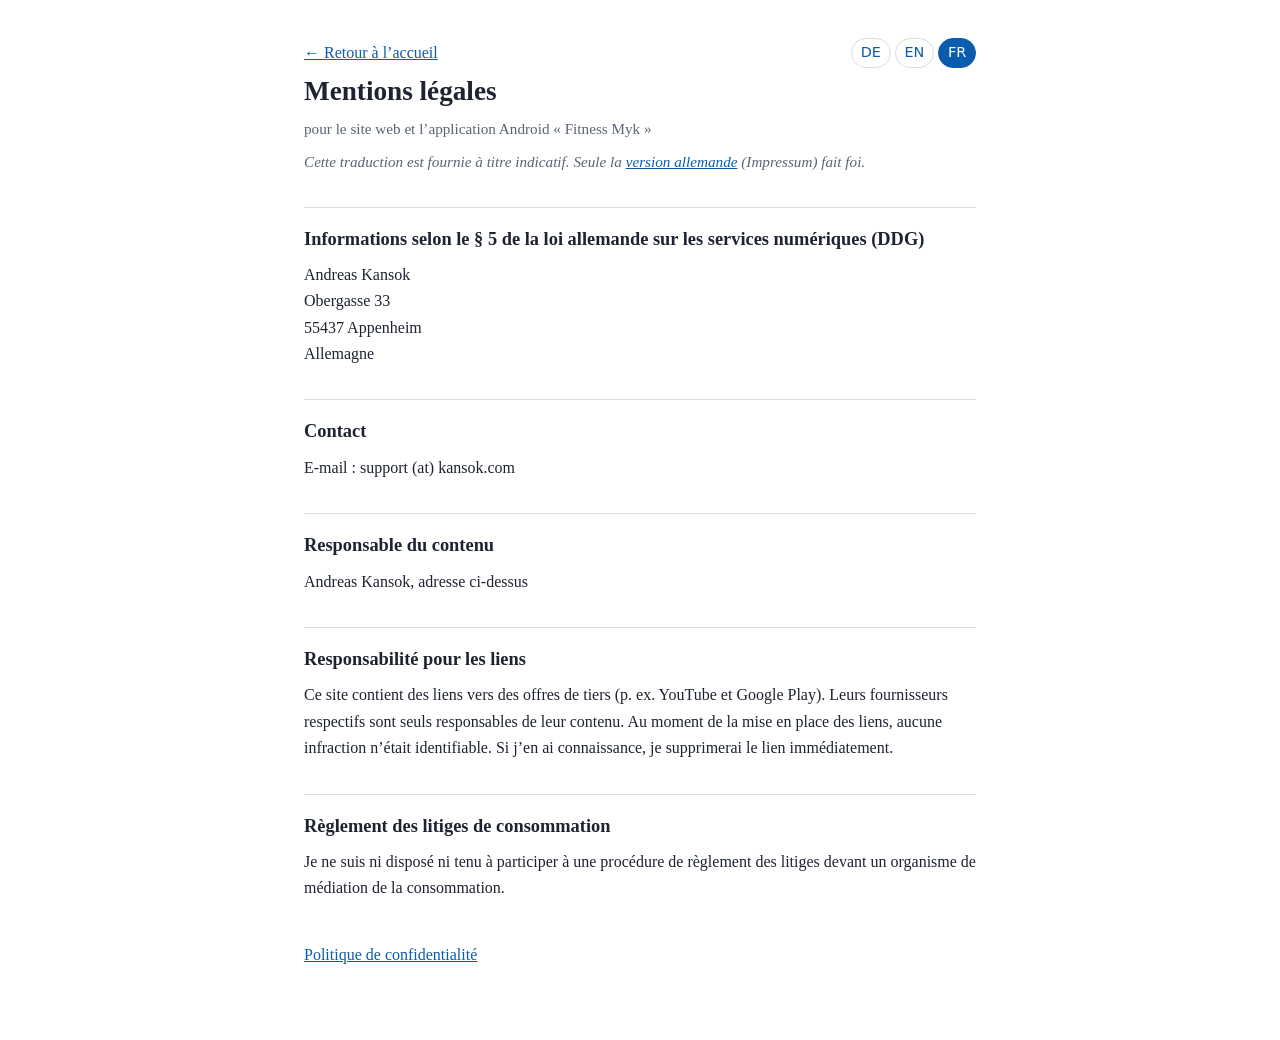
<file: fr/mentions-legales.html>
<!DOCTYPE html>
<html lang="fr">
<head>
<meta charset="utf-8">
<meta name="viewport" content="width=device-width, initial-scale=1">
<title>Mentions légales · Fitness Myk</title>
<link rel="stylesheet" href="../legal.css">
</head>
<body>

<div class="top"><p><a href="./">← Retour à l’accueil</a></p><nav class="lang" aria-label="Langue"><a href="../impressum.html" lang="de" hreflang="de">DE</a><a href="../en/legal-notice.html" lang="en" hreflang="en">EN</a><a href="mentions-legales.html" lang="fr" aria-current="page">FR</a></nav></div>

<h1>Mentions légales</h1>
<p class="stand">pour le site web et l’application Android «&#160;Fitness Myk&#160;»</p>
<p class="note">Cette traduction est fournie à titre indicatif. Seule la <a href="../impressum.html">version allemande</a> (Impressum) fait foi.</p>

<h2>Informations selon le § 5 de la loi allemande sur les services numériques (DDG)</h2>
<p>
  Andreas Kansok<br>
  Obergasse 33<br>
  55437 Appenheim<br>
  Allemagne
</p>

<h2>Contact</h2>
<p>E-mail&#160;: support (at) kansok.com</p>

<h2>Responsable du contenu</h2>
<p>
  Andreas Kansok, adresse ci-dessus
</p>

<h2>Responsabilité pour les liens</h2>
<p>
  Ce site contient des liens vers des offres de tiers (p.&#160;ex. YouTube et Google Play).
  Leurs fournisseurs respectifs sont seuls responsables de leur contenu. Au moment de la
  mise en place des liens, aucune infraction n’était identifiable. Si j’en ai
  connaissance, je supprimerai le lien immédiatement.
</p>

<h2>Règlement des litiges de consommation</h2>
<p>
  Je ne suis ni disposé ni tenu à participer à une procédure de règlement des litiges
  devant un organisme de médiation de la consommation.
</p>

<p style="margin-top:2.5rem"><a href="confidentialite.html">Politique de confidentialité</a></p>

</body>
</html>
</file>
<file: site.css>
:root {
  --bg:#ffffff; --bg-alt:#f2f6f4; --text:#1d2330; --muted:#5b6475; --line:#dce3e0;
  --accent:#0E7C66; --accent-dark:#0A5E4D; --link:#0A6E5A; --card:#ffffff;
}
@media (prefers-color-scheme: dark) {
  :root { --bg:#14171f; --bg-alt:#1b1f29; --text:#e8eaf0; --muted:#a3aabb; --line:#2c3240;
          --link:#5FD3B5; --card:#1f2430; }
}
* { box-sizing:border-box; }
html { background:var(--bg); }
body { margin:0; font-family:"Segoe UI", Roboto, system-ui, Arial, sans-serif; color:var(--text);
       background:var(--bg); line-height:1.6; }
a { color:var(--link); }
.wrap { max-width:64rem; margin:0 auto; padding:0 1.25rem; }

/* Kopf */
header.hero { background:linear-gradient(135deg, #13896F 0%, #0A6E5A 100%); color:#fff; }
.hero .wrap { display:grid; grid-template-columns:1.1fr 1fr; gap:2rem; align-items:center;
              padding-top:3rem; padding-bottom:3.5rem; }
.brand { display:flex; align-items:center; gap:.9rem; margin-bottom:1.25rem; }
.brand img { width:56px; height:56px; border-radius:14px; box-shadow:0 4px 14px rgba(0,0,0,.2); }
.brand span { font-size:1.9rem; font-weight:700; letter-spacing:-.3px; }
.hero h1 { font-size:2.4rem; line-height:1.15; margin:0 0 1rem; letter-spacing:-.5px; }
.hero p.lead { font-size:1.2rem; margin:0 0 1.75rem; opacity:.95; max-width:30rem; }
.buttons { display:flex; flex-wrap:wrap; gap:.75rem; }
.btn { display:inline-flex; align-items:center; gap:.5rem; padding:.75rem 1.25rem; border-radius:999px;
       font-weight:600; text-decoration:none; font-size:1rem; }
.btn-light { background:#fff; color:var(--accent-dark); }
.btn-ghost { border:2px solid rgba(255,255,255,.8); color:#fff; }
.btn:hover { filter:brightness(.95); }
.badge { display:inline-block; margin-top:1.25rem; font-size:.9rem; background:rgba(0,0,0,.18);
         padding:.35rem .8rem; border-radius:999px; }

.devices { position:relative; height:380px; }
.phone { position:absolute; right:0; top:0; width:200px; aspect-ratio:9/16; border-radius:24px;
         overflow:hidden; background:#fff; box-shadow:0 0 0 7px #1f1f1f, 0 18px 40px rgba(0,0,0,.35); }
.phone img, .watch img { width:100%; height:100%; display:block; object-fit:cover; }
.watch { position:absolute; right:150px; top:90px; width:230px; height:230px; border-radius:50%;
         overflow:hidden; box-shadow:0 0 0 13px #2b2b2b, 0 0 0 15px #555, 0 18px 40px rgba(0,0,0,.35); }

/* Abschnitte */
section { padding:3.5rem 0; }
section.alt { background:var(--bg-alt); }
h2 { font-size:1.7rem; margin:0 0 .5rem; letter-spacing:-.3px; }
.intro { color:var(--muted); max-width:42rem; margin:0 0 2rem; font-size:1.05rem; }

.steps { display:grid; grid-template-columns:repeat(4, 1fr); gap:1rem; counter-reset:step; }
.step { background:var(--card); border:1px solid var(--line); border-radius:16px; padding:1.25rem; }
.step::before { counter-increment:step; content:counter(step); display:inline-grid; place-items:center;
                width:2rem; height:2rem; border-radius:50%; background:var(--accent); color:#fff;
                font-weight:700; margin-bottom:.6rem; }
.step h3 { margin:0 0 .3rem; font-size:1.05rem; }
.step p { margin:0; color:var(--muted); font-size:.95rem; }

.features { display:grid; grid-template-columns:1fr 1fr; gap:2rem; }
.features h3 { margin:0 0 .75rem; font-size:1.2rem; color:var(--accent-dark); }
@media (prefers-color-scheme: dark) { .features h3 { color:var(--link); } }
ul.check { list-style:none; padding:0; margin:0; }
ul.check li { position:relative; padding-left:1.6rem; margin:.45rem 0; }
ul.check li::before { content:""; position:absolute; left:0; top:.45em; width:.85rem; height:.85rem;
                      border-radius:50%; background:var(--accent); }

.gallery-title { margin:2.5rem 0 1rem; font-size:1.2rem; }
.gallery { display:flex; flex-wrap:wrap; gap:1.5rem 2rem; padding:1rem .5rem 1.5rem; }
.gallery figure { margin:0; flex:0 0 auto; text-align:center; }
@media (max-width: 480px) {
  .gallery { justify-content:center; }
  .shot-watch, .shot-phone { width:160px; }
  .shot-watch { height:160px; }
}
.gallery figcaption { margin-top:1.1rem; font-size:.9rem; color:var(--muted); max-width:220px; }
.shot-watch { width:200px; height:200px; border-radius:50%; overflow:hidden; margin:12px;
              box-shadow:0 0 0 10px #2b2b2b, 0 0 0 12px #555, 0 10px 24px rgba(0,0,0,.25); }
.shot-phone { width:200px; aspect-ratio:9/16; border-radius:20px; overflow:hidden; margin:6px;
              box-shadow:0 0 0 6px #1f1f1f, 0 10px 24px rgba(0,0,0,.25); }
.shot-watch img, .shot-phone img { width:100%; height:100%; display:block; object-fit:cover; }
.gallery figure a { display:inline-block; }

.video { display:grid; grid-template-columns:auto 1fr; gap:2rem; align-items:center; }
.video .shot-watch { width:180px; height:180px; position:relative; }
.video .play { position:absolute; inset:0; display:grid; place-items:center; background:rgba(0,0,0,.35); }
.video .play svg { width:56px; height:56px; }

.btn-accent { background:var(--accent); color:#fff; }
.get { display:grid; grid-template-columns:auto 1fr; gap:2rem; align-items:center; }
.get .qr { display:block; background:#fff; border:1px solid var(--line); border-radius:16px; overflow:hidden; }
.get .qr img { display:block; width:180px; height:180px; }
.get .intro { margin-bottom:1rem; }

.cards { display:grid; grid-template-columns:1fr 1fr; gap:1rem; }
.card { background:var(--card); border:1px solid var(--line); border-radius:16px; padding:1.25rem 1.5rem; }
.card h3 { margin:0 0 .5rem; font-size:1.1rem; }
.card ul { margin:0; padding-left:1.2rem; }
.card p { margin:0; }

footer { border-top:1px solid var(--line); padding:2rem 0 3rem; color:var(--muted); font-size:.95rem; }
footer .wrap { display:flex; flex-wrap:wrap; justify-content:space-between; gap:1rem; }
footer nav a { margin-right:1.25rem; }

@media (max-width: 820px) {
  .hero .wrap { grid-template-columns:1fr; padding-top:2rem; }
  .hero h1 { font-size:1.9rem; }
  .devices { height:300px; max-width:340px; }
  .phone { width:150px; }
  .watch { width:180px; height:180px; right:110px; top:70px; }
  .steps { grid-template-columns:1fr 1fr; }
  .features, .cards { grid-template-columns:1fr; }
  .video { grid-template-columns:1fr; justify-items:start; }
  .get { grid-template-columns:1fr; }
  .get .qr, .qr-hint { display:none; }
}
@media (max-width: 480px) { .steps { grid-template-columns:1fr; } }

/* Sprachumschalter */
.langbar { max-width:64rem; margin:0 auto; padding:1rem 1.25rem 0; display:flex; justify-content:flex-end; }
.langbar + .wrap { padding-top:1.5rem; }
.lang { display:flex; gap:.25rem; font-size:.9rem; font-weight:600; }
.lang a { color:#fff; text-decoration:none; padding:.2rem .6rem; border-radius:999px; opacity:.85; }
.lang a:hover { opacity:1; background:rgba(255,255,255,.15); }
.lang a[aria-current] { background:#fff; color:var(--accent-dark); opacity:1; }
</file>
<file: legal.css>
:root { --bg:#ffffff; --text:#1d2330; --muted:#5b6475; --line:#d9dde5; --link:#0b5cad; }
@media (prefers-color-scheme: dark) {
  :root { --bg:#14171f; --text:#e8eaf0; --muted:#a3aabb; --line:#2c3240; --link:#7db4f0; }
}
html { background:var(--bg); }
body { font-family: Georgia, "Times New Roman", serif; color:var(--text); background:var(--bg);
       line-height:1.65; max-width:42rem; margin:0 auto; padding:2rem 1.25rem 4rem; }
h1 { font-size:1.7rem; line-height:1.25; margin:0 0 .25rem; }
h2 { font-size:1.15rem; margin:2rem 0 .5rem; padding-top:1rem; border-top:1px solid var(--line); }
p, ul { margin:.5rem 0; }
.stand { color:var(--muted); font-size:.95rem; }
a { color:var(--link); }
.top { display:flex; justify-content:space-between; align-items:center; gap:1rem; flex-wrap:wrap; }
.lang { display:flex; gap:.25rem; font-family:"Segoe UI", Roboto, system-ui, Arial, sans-serif; font-size:.9rem; }
.lang a { text-decoration:none; padding:.15rem .55rem; border-radius:999px; border:1px solid var(--line); }
.lang a[aria-current] { background:var(--link); border-color:var(--link); color:var(--bg); }
.note { color:var(--muted); font-size:.95rem; font-style:italic; }
h3 { font-size:1.02rem; margin:1.4rem 0 .2rem; }
</file>
